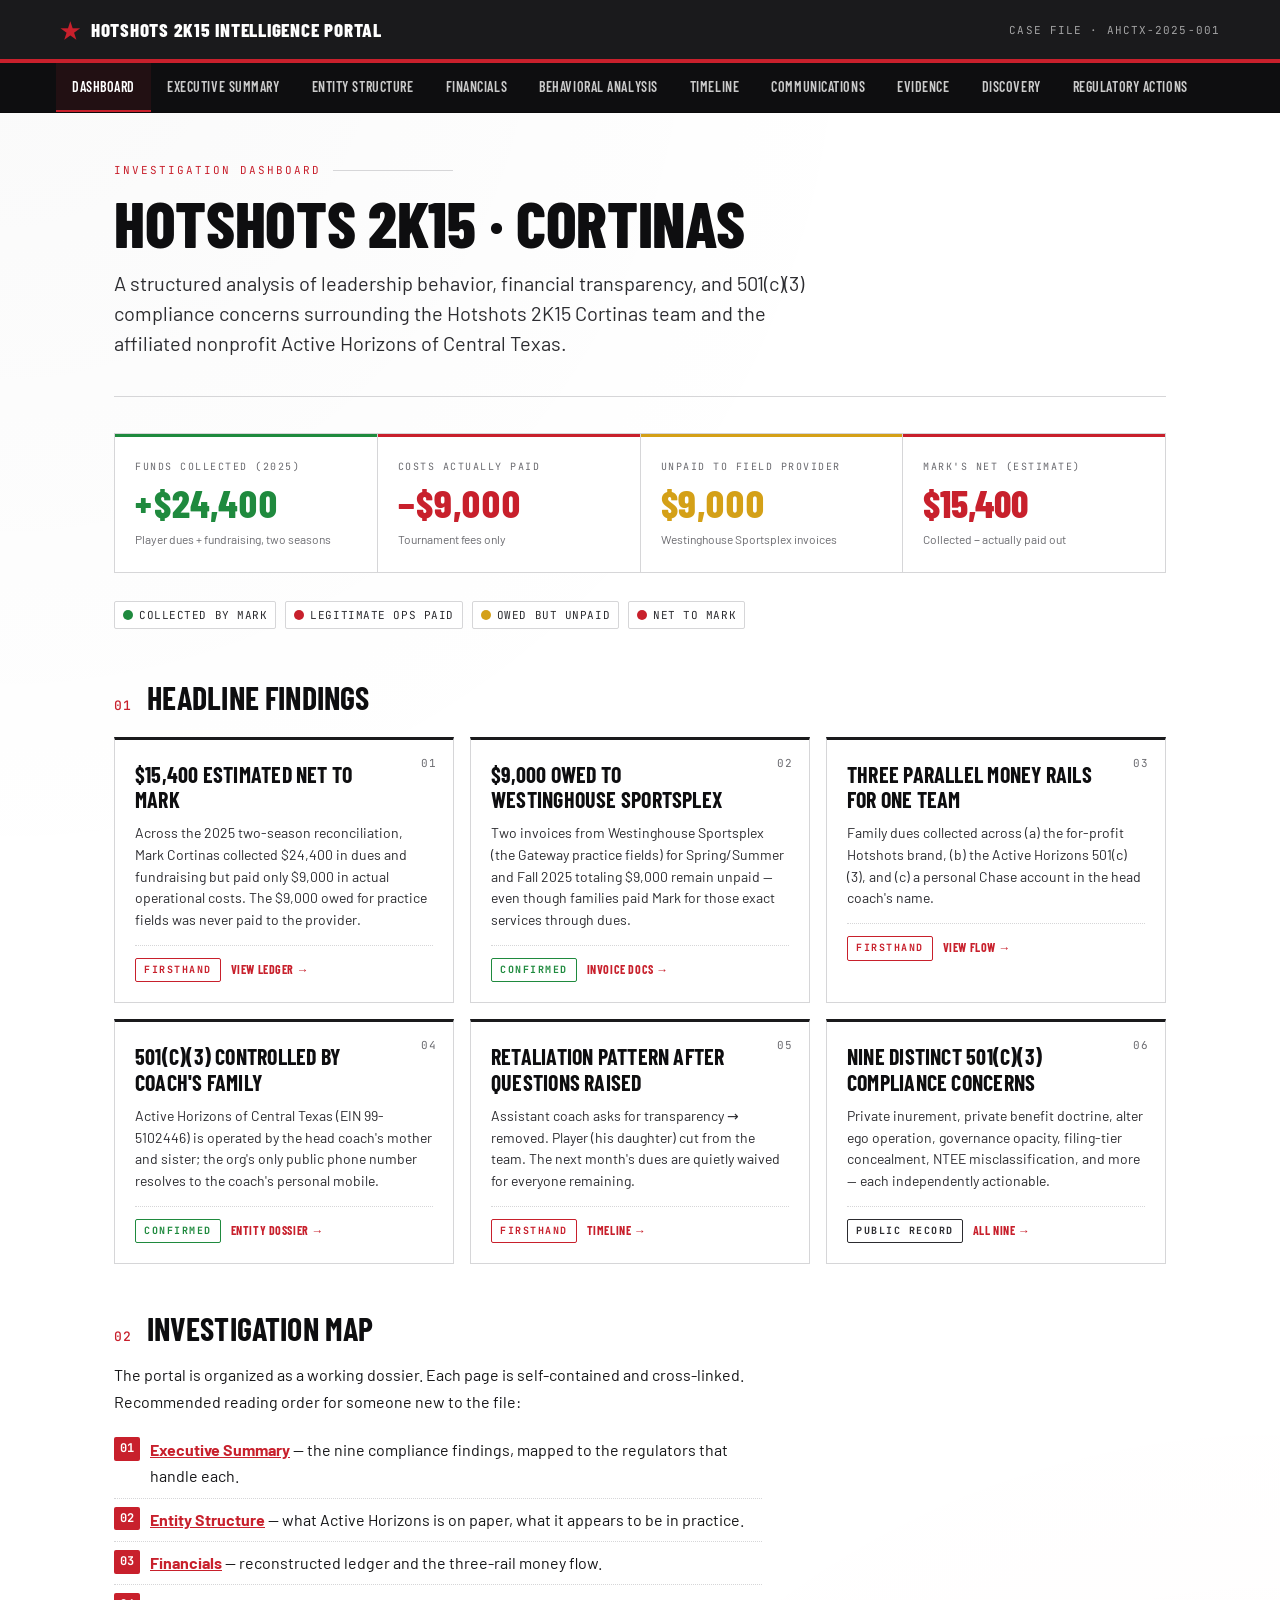
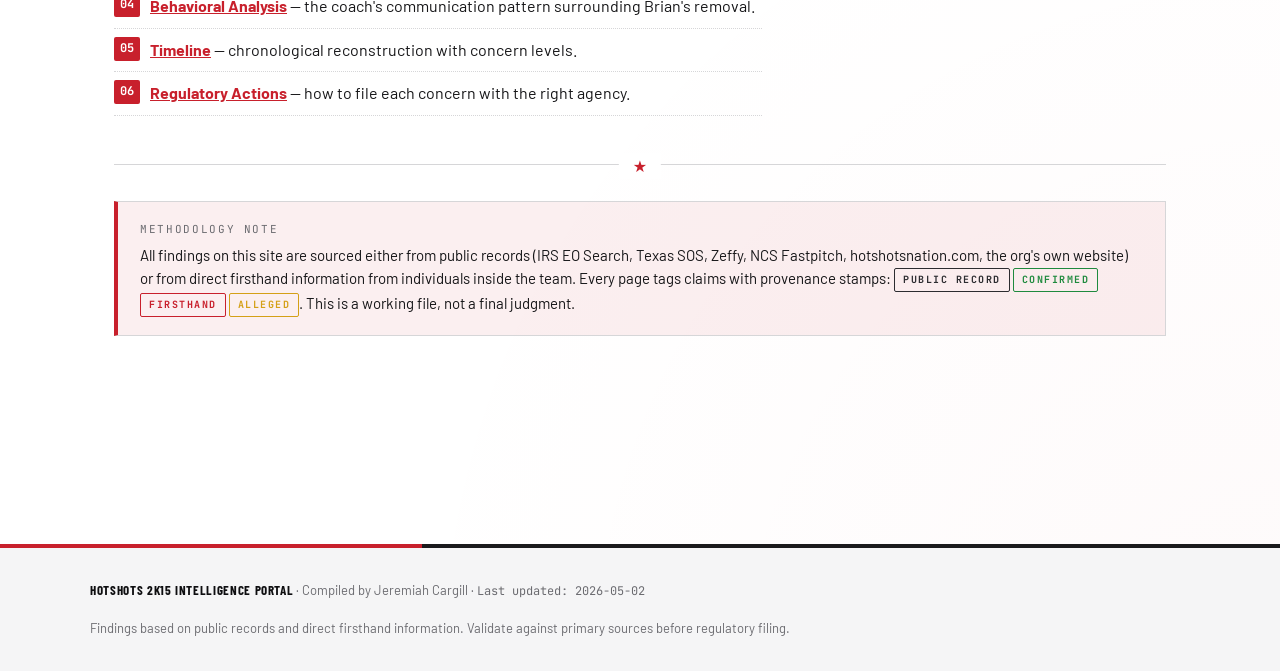
<file: index.html>
<!doctype html>
<html lang="en">
<head>
<!-- Google tag (gtag.js) -->
<script async src="https://www.googletagmanager.com/gtag/js?id=G-R38X21D2PP"></script>
<script>
  window.dataLayer = window.dataLayer || [];
  function gtag(){dataLayer.push(arguments);}
  gtag('js', new Date());
  gtag('config', 'G-R38X21D2PP');
</script>
<meta charset="utf-8">
<meta name="viewport" content="width=device-width, initial-scale=1">
<meta name="robots" content="noindex">
<title>Dashboard — Hotshots 2K15 Intelligence Portal</title>
<link rel="stylesheet" href="assets/styles.css">
</head>
<body>

<header class="dossier-header">
  <div class="dossier-header__inner">
    <a href="index.html" class="dossier-header__brand"><span>Hotshots 2K15 Intelligence Portal</span></a>
    <span class="dossier-header__case">Case File &middot; AHCTX&#8209;2025&#8209;001</span>
  </div>
</header>
<nav class="primary"><ul><li><a href="index.html" class="active">Dashboard</a></li><li><a href="executive-summary.html">Executive Summary</a></li><li><a href="entity-structure.html">Entity Structure</a></li><li><a href="financials.html">Financials</a></li><li><a href="behavioral-analysis.html">Behavioral Analysis</a></li><li><a href="timeline.html">Timeline</a></li><li><a href="communications.html">Communications</a></li><li><a href="evidence.html">Evidence</a></li><li><a href="discovery.html">Discovery</a></li><li><a href="regulatory-actions.html">Regulatory Actions</a></li></ul></nav>

<main class="dossier">
  <div class="page-head">
    <div class="page-head__kicker">Investigation Dashboard</div>
    <h1>Hotshots 2K15&nbsp;&middot;&nbsp;Cortinas</h1>
    <p class="page-head__lede">A structured analysis of leadership behavior, financial transparency, and 501(c)(3) compliance concerns surrounding the Hotshots 2K15 Cortinas team and the affiliated nonprofit Active Horizons of Central Texas.</p>
  </div>
  
    <section class="block">
      <div class="stat-strip">
        <div class="stat stat--in">
          <div class="stat__label">Funds Collected (2025)</div>
          <div class="stat__value money--in">$24,400</div>
          <div class="stat__sub">Player dues + fundraising, two seasons</div>
        </div>
        <div class="stat stat--out">
          <div class="stat__label">Costs Actually Paid</div>
          <div class="stat__value money--out">$9,000</div>
          <div class="stat__sub">Tournament fees only</div>
        </div>
        <div class="stat stat--gap">
          <div class="stat__label">Unpaid to Field Provider</div>
          <div class="stat__value money--gap">$9,000</div>
          <div class="stat__sub">Westinghouse Sportsplex invoices</div>
        </div>
        <div class="stat stat--gap" style="border-top-color: var(--red) !important;">
          <div class="stat__label">Mark's Net (Estimate)</div>
          <div class="stat__value" style="color: var(--red);">$15,400</div>
          <div class="stat__sub">Collected − actually paid out</div>
        </div>
      </div>
      <div style="margin-top:14px;">
        <span class="legend-chip"><span class="legend-chip__swatch legend-chip__swatch--in"></span>Collected by Mark</span>
        <span class="legend-chip"><span class="legend-chip__swatch legend-chip__swatch--out"></span>Legitimate ops paid</span>
        <span class="legend-chip"><span class="legend-chip__swatch legend-chip__swatch--gap"></span>Owed but unpaid</span>
        <span class="legend-chip"><span class="legend-chip__swatch" style="background:var(--red);"></span>Net to Mark</span>
      </div>
    </section>

    <section class="block">
      <h2 class="section-title" data-num="01">Headline Findings</h2>
      <div class="card-grid">
        <article class="card">
          <div class="card__num">01</div>
          <div class="card__title">$15,400 estimated net to Mark</div>
          <div class="card__body">Across the 2025 two-season reconciliation, Mark Cortinas collected $24,400 in dues and fundraising but paid only $9,000 in actual operational costs. The $9,000 owed for practice fields was never paid to the provider.</div>
          <div class="card__foot"><span class="stamp stamp--firsthand">Firsthand</span> <a href="financials.html">View ledger &rarr;</a></div>
        </article>

        <article class="card">
          <div class="card__num">02</div>
          <div class="card__title">$9,000 owed to Westinghouse Sportsplex</div>
          <div class="card__body">Two invoices from Westinghouse Sportsplex (the Gateway practice fields) for Spring/Summer and Fall 2025 totaling $9,000 remain unpaid &mdash; even though families paid Mark for those exact services through dues.</div>
          <div class="card__foot"><span class="stamp stamp--confirmed">Confirmed</span> <a href="evidence.html">Invoice docs &rarr;</a></div>
        </article>

        <article class="card">
          <div class="card__num">03</div>
          <div class="card__title">Three parallel money rails for one team</div>
          <div class="card__body">Family dues collected across (a) the for-profit Hotshots brand, (b) the Active Horizons 501(c)(3), and (c) a personal Chase account in the head coach's name.</div>
          <div class="card__foot"><span class="stamp stamp--firsthand">Firsthand</span> <a href="financials.html">View flow &rarr;</a></div>
        </article>

        <article class="card">
          <div class="card__num">04</div>
          <div class="card__title">501(c)(3) controlled by coach's family</div>
          <div class="card__body">Active Horizons of Central Texas (EIN&nbsp;99-5102446) is operated by the head coach's mother and sister; the org's only public phone number resolves to the coach's personal mobile.</div>
          <div class="card__foot"><span class="stamp stamp--confirmed">Confirmed</span> <a href="entity-structure.html">Entity dossier &rarr;</a></div>
        </article>

        <article class="card">
          <div class="card__num">05</div>
          <div class="card__title">Retaliation pattern after questions raised</div>
          <div class="card__body">Assistant coach asks for transparency &rarr; removed. Player (his daughter) cut from the team. The next month's dues are quietly waived for everyone remaining.</div>
          <div class="card__foot"><span class="stamp stamp--firsthand">Firsthand</span> <a href="timeline.html">Timeline &rarr;</a></div>
        </article>

        <article class="card">
          <div class="card__num">06</div>
          <div class="card__title">Nine distinct 501(c)(3) compliance concerns</div>
          <div class="card__body">Private inurement, private benefit doctrine, alter ego operation, governance opacity, filing-tier concealment, NTEE misclassification, and more &mdash; each independently actionable.</div>
          <div class="card__foot"><span class="stamp stamp--public">Public Record</span> <a href="executive-summary.html">All nine &rarr;</a></div>
        </article>
      </div>
    </section>

    <section class="block">
      <h2 class="section-title" data-num="02">Investigation Map</h2>
      <p>The portal is organized as a working dossier. Each page is self-contained and cross-linked. Recommended reading order for someone new to the file:</p>
      <ol class="findings">
        <li><a href="executive-summary.html"><strong>Executive Summary</strong></a> &mdash; the nine compliance findings, mapped to the regulators that handle each.</li>
        <li><a href="entity-structure.html"><strong>Entity Structure</strong></a> &mdash; what Active Horizons is on paper, what it appears to be in practice.</li>
        <li><a href="financials.html"><strong>Financials</strong></a> &mdash; reconstructed ledger and the three-rail money flow.</li>
        <li><a href="behavioral-analysis.html"><strong>Behavioral Analysis</strong></a> &mdash; the coach's communication pattern surrounding Brian's removal.</li>
        <li><a href="timeline.html"><strong>Timeline</strong></a> &mdash; chronological reconstruction with concern levels.</li>
        <li><a href="regulatory-actions.html"><strong>Regulatory Actions</strong></a> &mdash; how to file each concern with the right agency.</li>
      </ol>
    </section>

    <hr class="archive">

    <section class="block">
      <div class="callout callout--alarm">
        <div class="callout__head">Methodology Note</div>
        <div class="callout__body">All findings on this site are sourced either from public records (IRS EO Search, Texas SOS, Zeffy, NCS Fastpitch, hotshotsnation.com, the org's own website) or from direct firsthand information from individuals inside the team. Every page tags claims with provenance stamps: <span class="stamp stamp--public">Public Record</span> <span class="stamp stamp--confirmed">Confirmed</span> <span class="stamp stamp--firsthand">Firsthand</span> <span class="stamp stamp--alleged">Alleged</span>. This is a working file, not a final judgment.</div>
      </div>
    </section>
  
</main>

<footer class="dossier-foot">
  <div class="dossier-foot__inner">
    <div>
      <strong>Hotshots 2K15 Intelligence Portal</strong> &middot;
      Compiled by Jeremiah Cargill &middot;
      <span class="mono">Last updated: 2026-05-02</span>
    </div>
    <div>
      Findings based on public records and direct firsthand information.
      Validate against primary sources before regulatory filing.
    </div>
  </div>
</footer>

<script>
(function(){
  var n=document.querySelector('nav.primary');
  var ul=n&&n.querySelector('ul');
  if(!n||!ul)return;
  function chk(){var s=ul.scrollLeft+ul.clientWidth<ul.scrollWidth-2;n.classList.toggle('is-scrollable',s);}
  chk();ul.addEventListener('scroll',chk);window.addEventListener('resize',chk);
  // Auto-scroll active item into view
  var a=ul.querySelector('a.active');if(a){a.scrollIntoView({inline:'center',block:'nearest'});}
})();
</script>
</body>
</html>
</file>
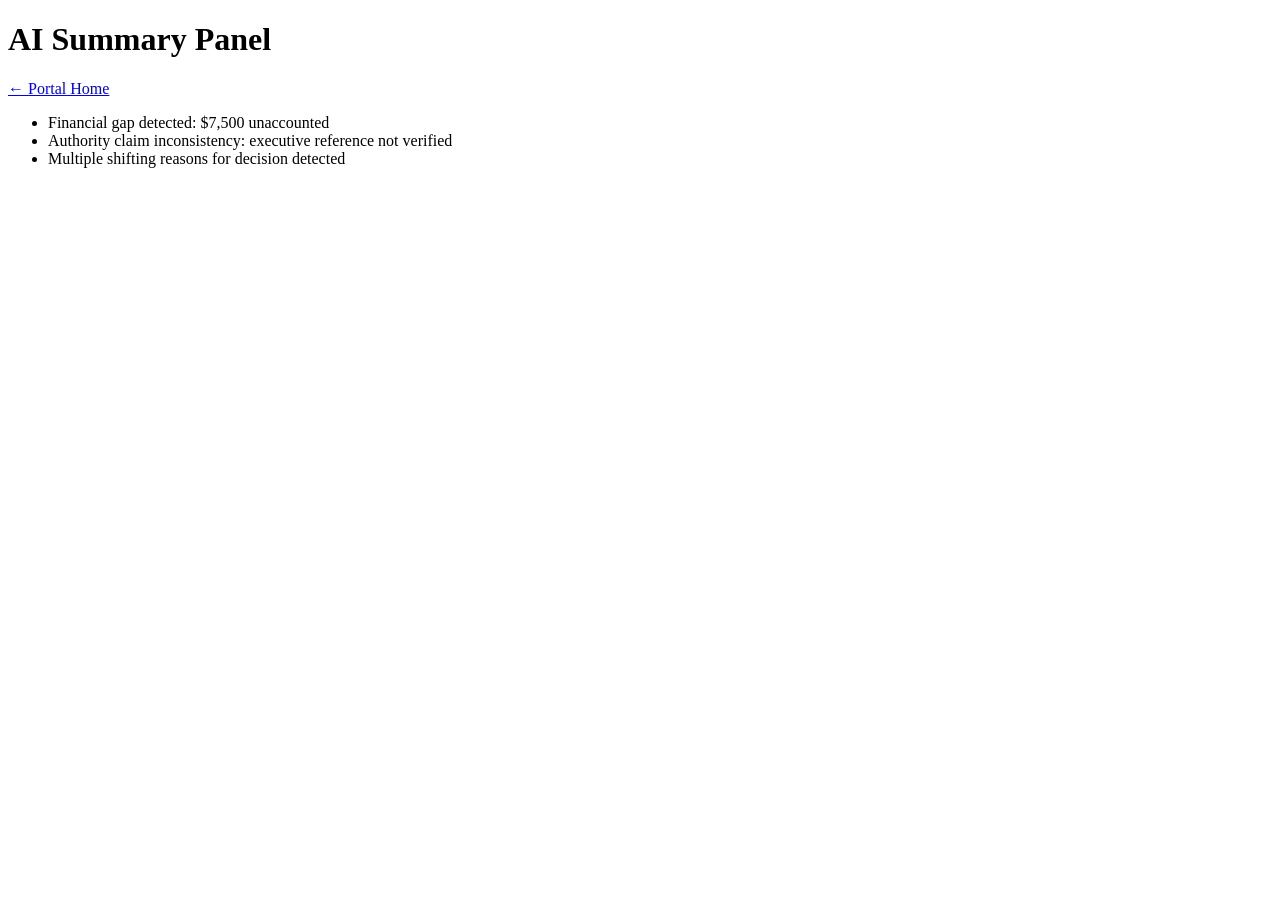
<file: ai-summary.html>
<!doctype html><html><head>
<!-- Google tag (gtag.js) -->
<script async src="https://www.googletagmanager.com/gtag/js?id=G-R38X21D2PP"></script>
<script>
  window.dataLayer = window.dataLayer || [];
  function gtag(){dataLayer.push(arguments);}
  gtag('js', new Date());
  gtag('config', 'G-R38X21D2PP');
</script><meta charset='utf-8'><title>AI Summary</title></head><body><h1>AI Summary Panel</h1><p><a href='index.html'>← Portal Home</a></p><ul><li>Financial gap detected: $7,500 unaccounted</li><li>Authority claim inconsistency: executive reference not verified</li><li>Multiple shifting reasons for decision detected</li></ul></body></html>
</file>
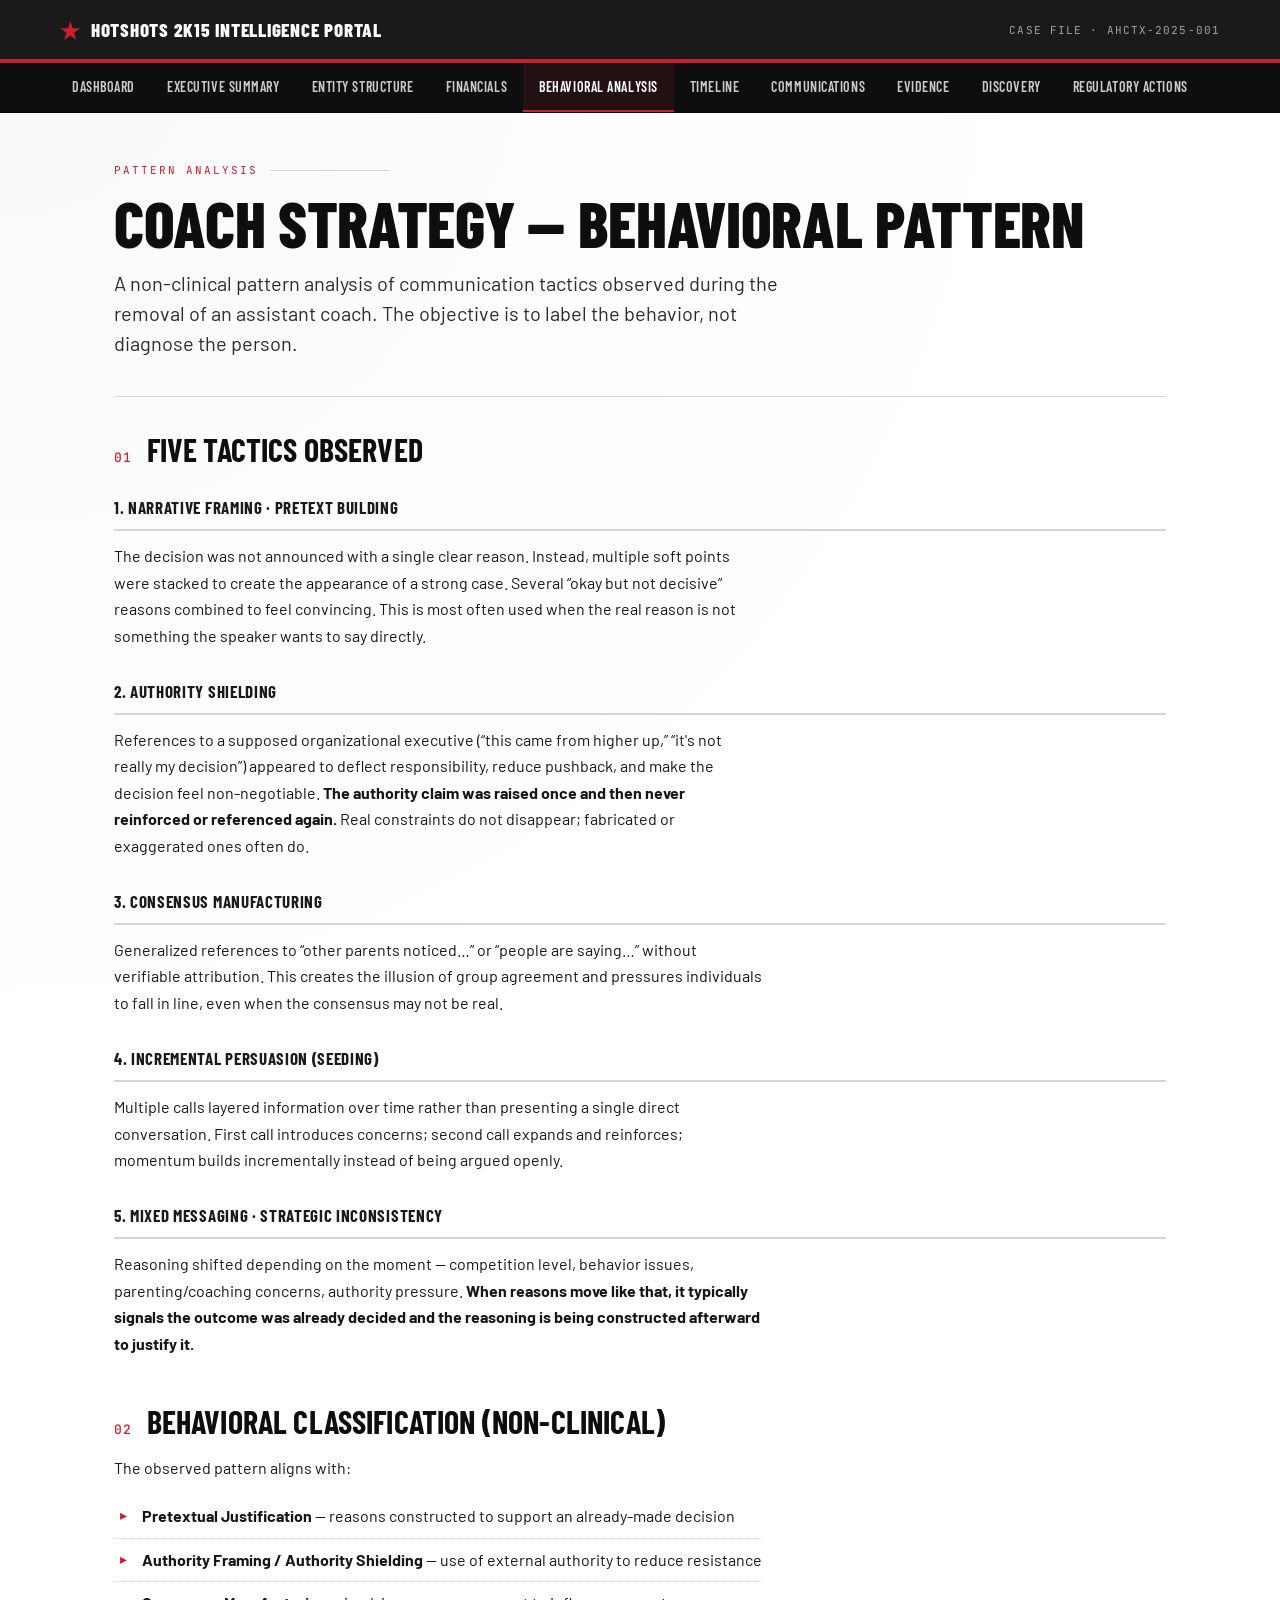
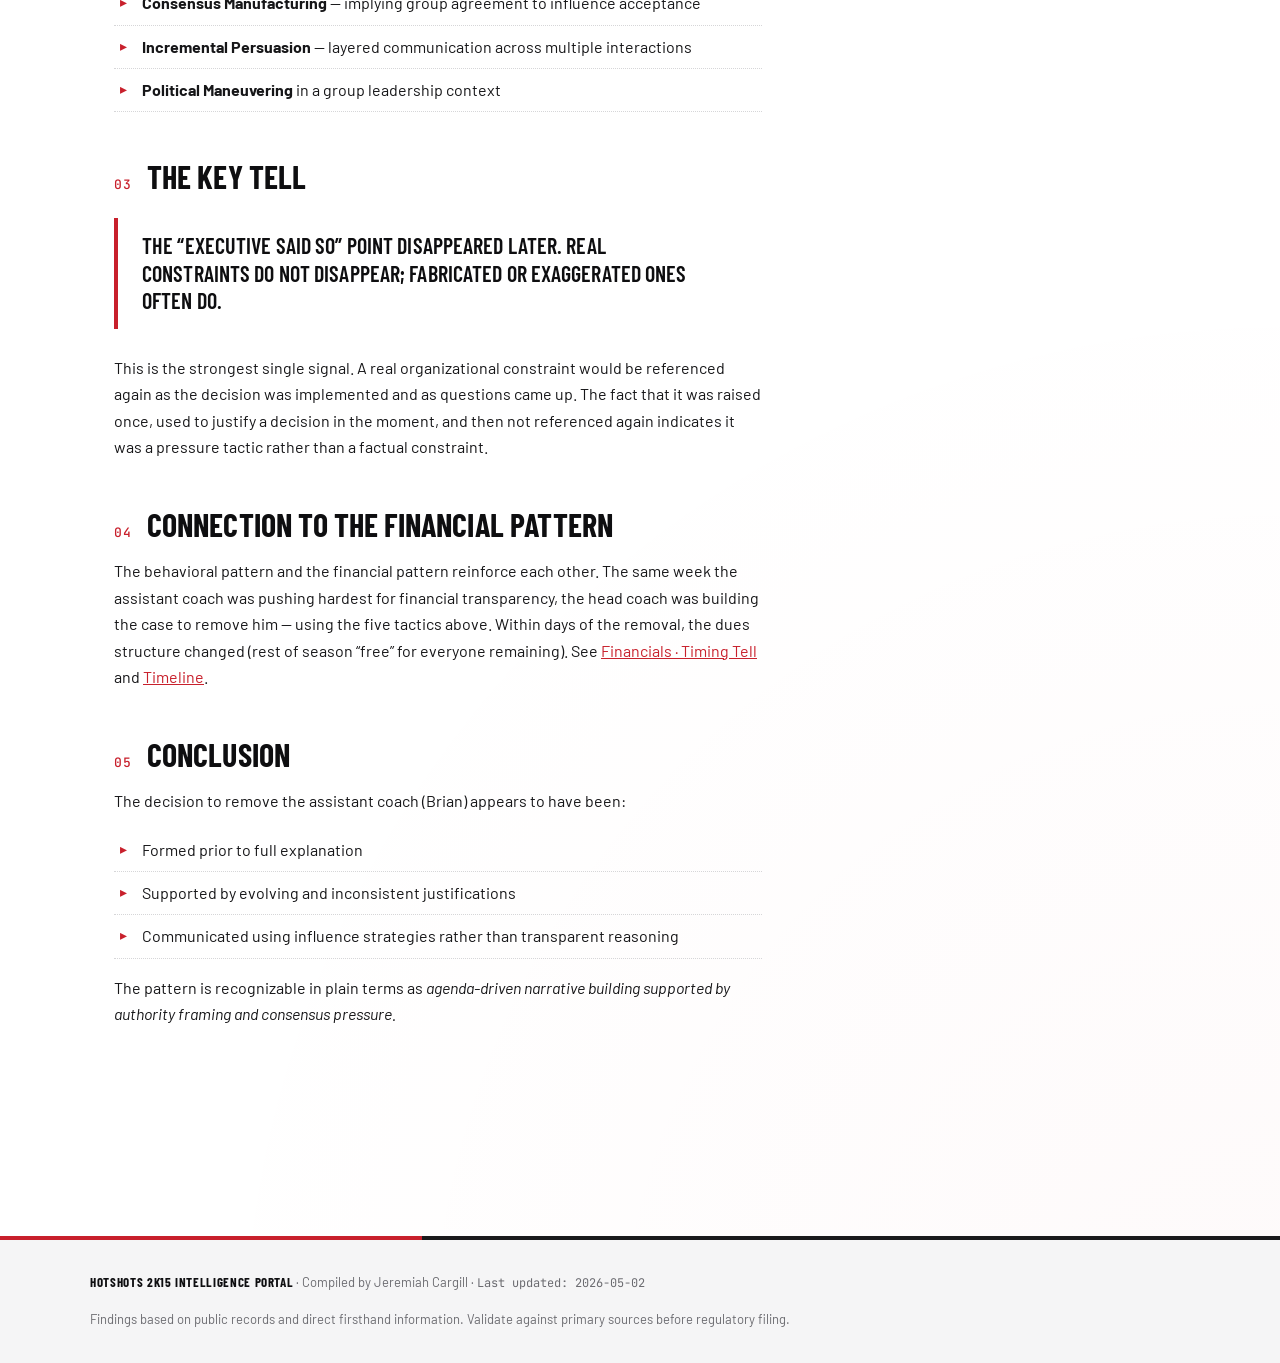
<file: behavioral-analysis.html>
<!doctype html>
<html lang="en">
<head>
<!-- Google tag (gtag.js) -->
<script async src="https://www.googletagmanager.com/gtag/js?id=G-R38X21D2PP"></script>
<script>
  window.dataLayer = window.dataLayer || [];
  function gtag(){dataLayer.push(arguments);}
  gtag('js', new Date());
  gtag('config', 'G-R38X21D2PP');
</script>
<meta charset="utf-8">
<meta name="viewport" content="width=device-width, initial-scale=1">
<meta name="robots" content="noindex">
<title>Behavioral Analysis — Hotshots 2K15 Intelligence Portal</title>
<link rel="stylesheet" href="assets/styles.css">
</head>
<body>

<header class="dossier-header">
  <div class="dossier-header__inner">
    <a href="index.html" class="dossier-header__brand"><span>Hotshots 2K15 Intelligence Portal</span></a>
    <span class="dossier-header__case">Case File &middot; AHCTX&#8209;2025&#8209;001</span>
  </div>
</header>
<nav class="primary"><ul><li><a href="index.html">Dashboard</a></li><li><a href="executive-summary.html">Executive Summary</a></li><li><a href="entity-structure.html">Entity Structure</a></li><li><a href="financials.html">Financials</a></li><li><a href="behavioral-analysis.html" class="active">Behavioral Analysis</a></li><li><a href="timeline.html">Timeline</a></li><li><a href="communications.html">Communications</a></li><li><a href="evidence.html">Evidence</a></li><li><a href="discovery.html">Discovery</a></li><li><a href="regulatory-actions.html">Regulatory Actions</a></li></ul></nav>

<main class="dossier">
  <div class="page-head">
    <div class="page-head__kicker">Pattern Analysis</div>
    <h1>Coach Strategy &mdash; Behavioral Pattern</h1>
    <p class="page-head__lede">A non-clinical pattern analysis of communication tactics observed during the removal of an assistant coach. The objective is to label the behavior, not diagnose the person.</p>
  </div>
  
    <section class="block">
      <h2 class="section-title" data-num="01">Five Tactics Observed</h2>

      <h3 class="subsection-title">1. Narrative Framing &middot; Pretext Building</h3>
      <p>The decision was not announced with a single clear reason. Instead, multiple soft points were stacked to create the appearance of a strong case. Several &ldquo;okay but not decisive&rdquo; reasons combined to feel convincing. This is most often used when the real reason is not something the speaker wants to say directly.</p>

      <h3 class="subsection-title">2. Authority Shielding</h3>
      <p>References to a supposed organizational executive (&ldquo;this came from higher up,&rdquo; &ldquo;it's not really my decision&rdquo;) appeared to deflect responsibility, reduce pushback, and make the decision feel non-negotiable. <strong>The authority claim was raised once and then never reinforced or referenced again.</strong> Real constraints do not disappear; fabricated or exaggerated ones often do.</p>

      <h3 class="subsection-title">3. Consensus Manufacturing</h3>
      <p>Generalized references to &ldquo;other parents noticed&hellip;&rdquo; or &ldquo;people are saying&hellip;&rdquo; without verifiable attribution. This creates the illusion of group agreement and pressures individuals to fall in line, even when the consensus may not be real.</p>

      <h3 class="subsection-title">4. Incremental Persuasion (Seeding)</h3>
      <p>Multiple calls layered information over time rather than presenting a single direct conversation. First call introduces concerns; second call expands and reinforces; momentum builds incrementally instead of being argued openly.</p>

      <h3 class="subsection-title">5. Mixed Messaging &middot; Strategic Inconsistency</h3>
      <p>Reasoning shifted depending on the moment &mdash; competition level, behavior issues, parenting/coaching concerns, authority pressure. <strong>When reasons move like that, it typically signals the outcome was already decided and the reasoning is being constructed afterward to justify it.</strong></p>
    </section>

    <section class="block">
      <h2 class="section-title" data-num="02">Behavioral Classification (Non-Clinical)</h2>
      <p>The observed pattern aligns with:</p>
      <ul class="findings">
        <li><strong>Pretextual Justification</strong> &mdash; reasons constructed to support an already-made decision</li>
        <li><strong>Authority Framing / Authority Shielding</strong> &mdash; use of external authority to reduce resistance</li>
        <li><strong>Consensus Manufacturing</strong> &mdash; implying group agreement to influence acceptance</li>
        <li><strong>Incremental Persuasion</strong> &mdash; layered communication across multiple interactions</li>
        <li><strong>Political Maneuvering</strong> in a group leadership context</li>
      </ul>
    </section>

    <section class="block">
      <h2 class="section-title" data-num="03">The Key Tell</h2>
      <div class="pull">The &ldquo;executive said so&rdquo; point disappeared later. Real constraints do not disappear; fabricated or exaggerated ones often do.</div>
      <p>This is the strongest single signal. A real organizational constraint would be referenced again as the decision was implemented and as questions came up. The fact that it was raised once, used to justify a decision in the moment, and then not referenced again indicates it was a pressure tactic rather than a factual constraint.</p>
    </section>

    <section class="block">
      <h2 class="section-title" data-num="04">Connection to the Financial Pattern</h2>
      <p>The behavioral pattern and the financial pattern reinforce each other. The same week the assistant coach was pushing hardest for financial transparency, the head coach was building the case to remove him &mdash; using the five tactics above. Within days of the removal, the dues structure changed (rest of season &ldquo;free&rdquo; for everyone remaining). See <a href="financials.html#timing">Financials &middot; Timing Tell</a> and <a href="timeline.html">Timeline</a>.</p>
    </section>

    <section class="block">
      <h2 class="section-title" data-num="05">Conclusion</h2>
      <p>The decision to remove the assistant coach (Brian) appears to have been:</p>
      <ul class="findings">
        <li>Formed prior to full explanation</li>
        <li>Supported by evolving and inconsistent justifications</li>
        <li>Communicated using influence strategies rather than transparent reasoning</li>
      </ul>
      <p>The pattern is recognizable in plain terms as <em>agenda-driven narrative building supported by authority framing and consensus pressure.</em></p>
    </section>
  
</main>

<footer class="dossier-foot">
  <div class="dossier-foot__inner">
    <div>
      <strong>Hotshots 2K15 Intelligence Portal</strong> &middot;
      Compiled by Jeremiah Cargill &middot;
      <span class="mono">Last updated: 2026-05-02</span>
    </div>
    <div>
      Findings based on public records and direct firsthand information.
      Validate against primary sources before regulatory filing.
    </div>
  </div>
</footer>

<script>
(function(){
  var n=document.querySelector('nav.primary');
  var ul=n&&n.querySelector('ul');
  if(!n||!ul)return;
  function chk(){var s=ul.scrollLeft+ul.clientWidth<ul.scrollWidth-2;n.classList.toggle('is-scrollable',s);}
  chk();ul.addEventListener('scroll',chk);window.addEventListener('resize',chk);
  // Auto-scroll active item into view
  var a=ul.querySelector('a.active');if(a){a.scrollIntoView({inline:'center',block:'nearest'});}
})();
</script>
</body>
</html>
</file>
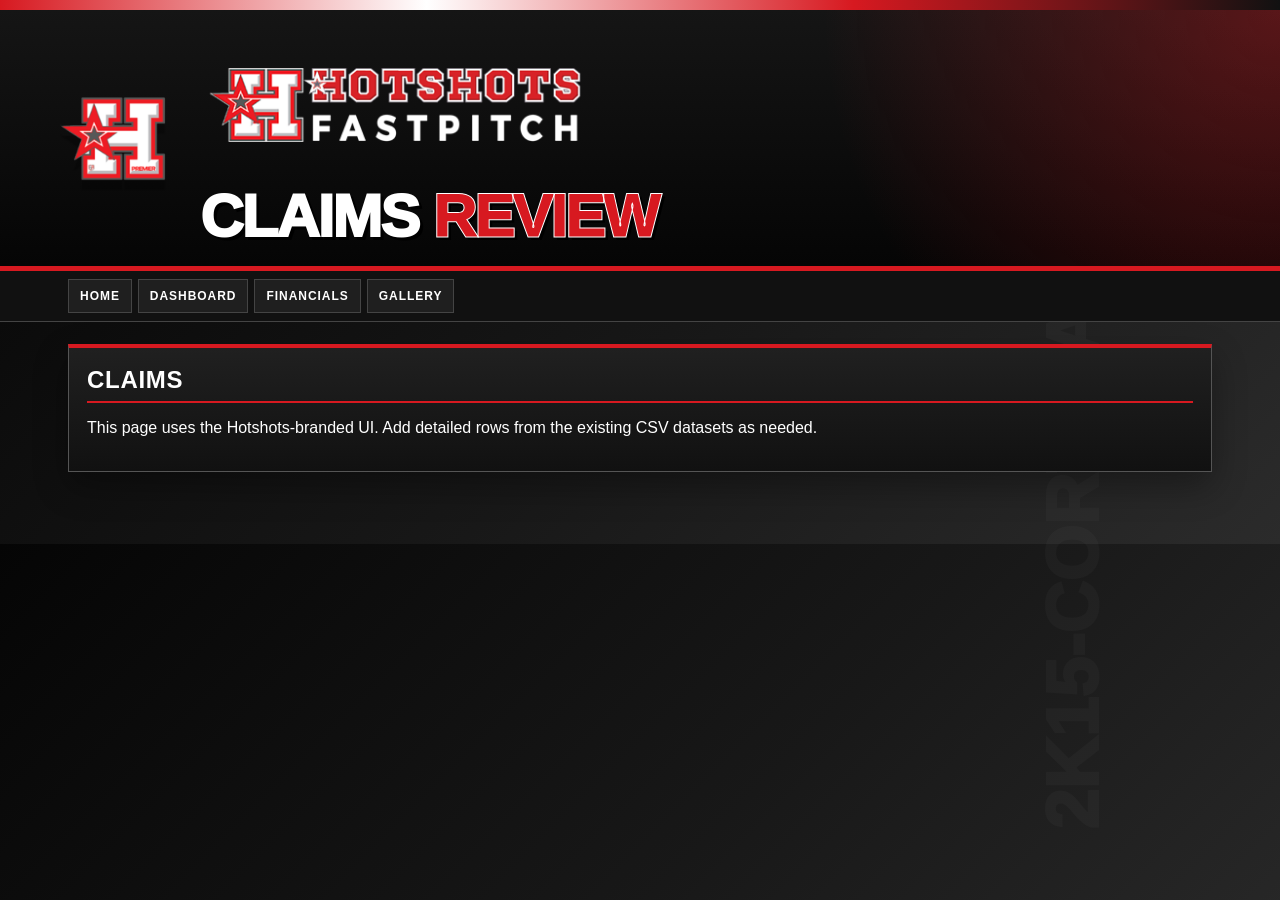
<file: claims.html>
<!doctype html><html><head>
<!-- Google tag (gtag.js) -->
<script async src="https://www.googletagmanager.com/gtag/js?id=G-R38X21D2PP"></script>
<script>
  window.dataLayer = window.dataLayer || [];
  function gtag(){dataLayer.push(arguments);}
  gtag('js', new Date());
  gtag('config', 'G-R38X21D2PP');
</script><meta charset="utf-8"><meta name="viewport" content="width=device-width,initial-scale=1"><title>claims</title><link rel="stylesheet" href="css/portal.css"></head><body><div class="brand-strip"></div><header><div class="hero"><img class="hero-logo" src="assets/brand/hotshots-h-logo.png"><div><img class="wordmark" src="assets/brand/hotshots-wordmark.png"><h1 class="title">Claims <span>Review</span></h1></div></div></header><nav class="nav"><div class="nav-inner"><a href="index.html">Home</a><a href="dashboard.html">Dashboard</a><a href="financials.html">Financials</a><a href="fundraiser-gallery.html">Gallery</a></div></nav><main><div class="card"><h2>Claims</h2><p>This page uses the Hotshots-branded UI. Add detailed rows from the existing CSV datasets as needed.</p></div></main></body></html>
</file>
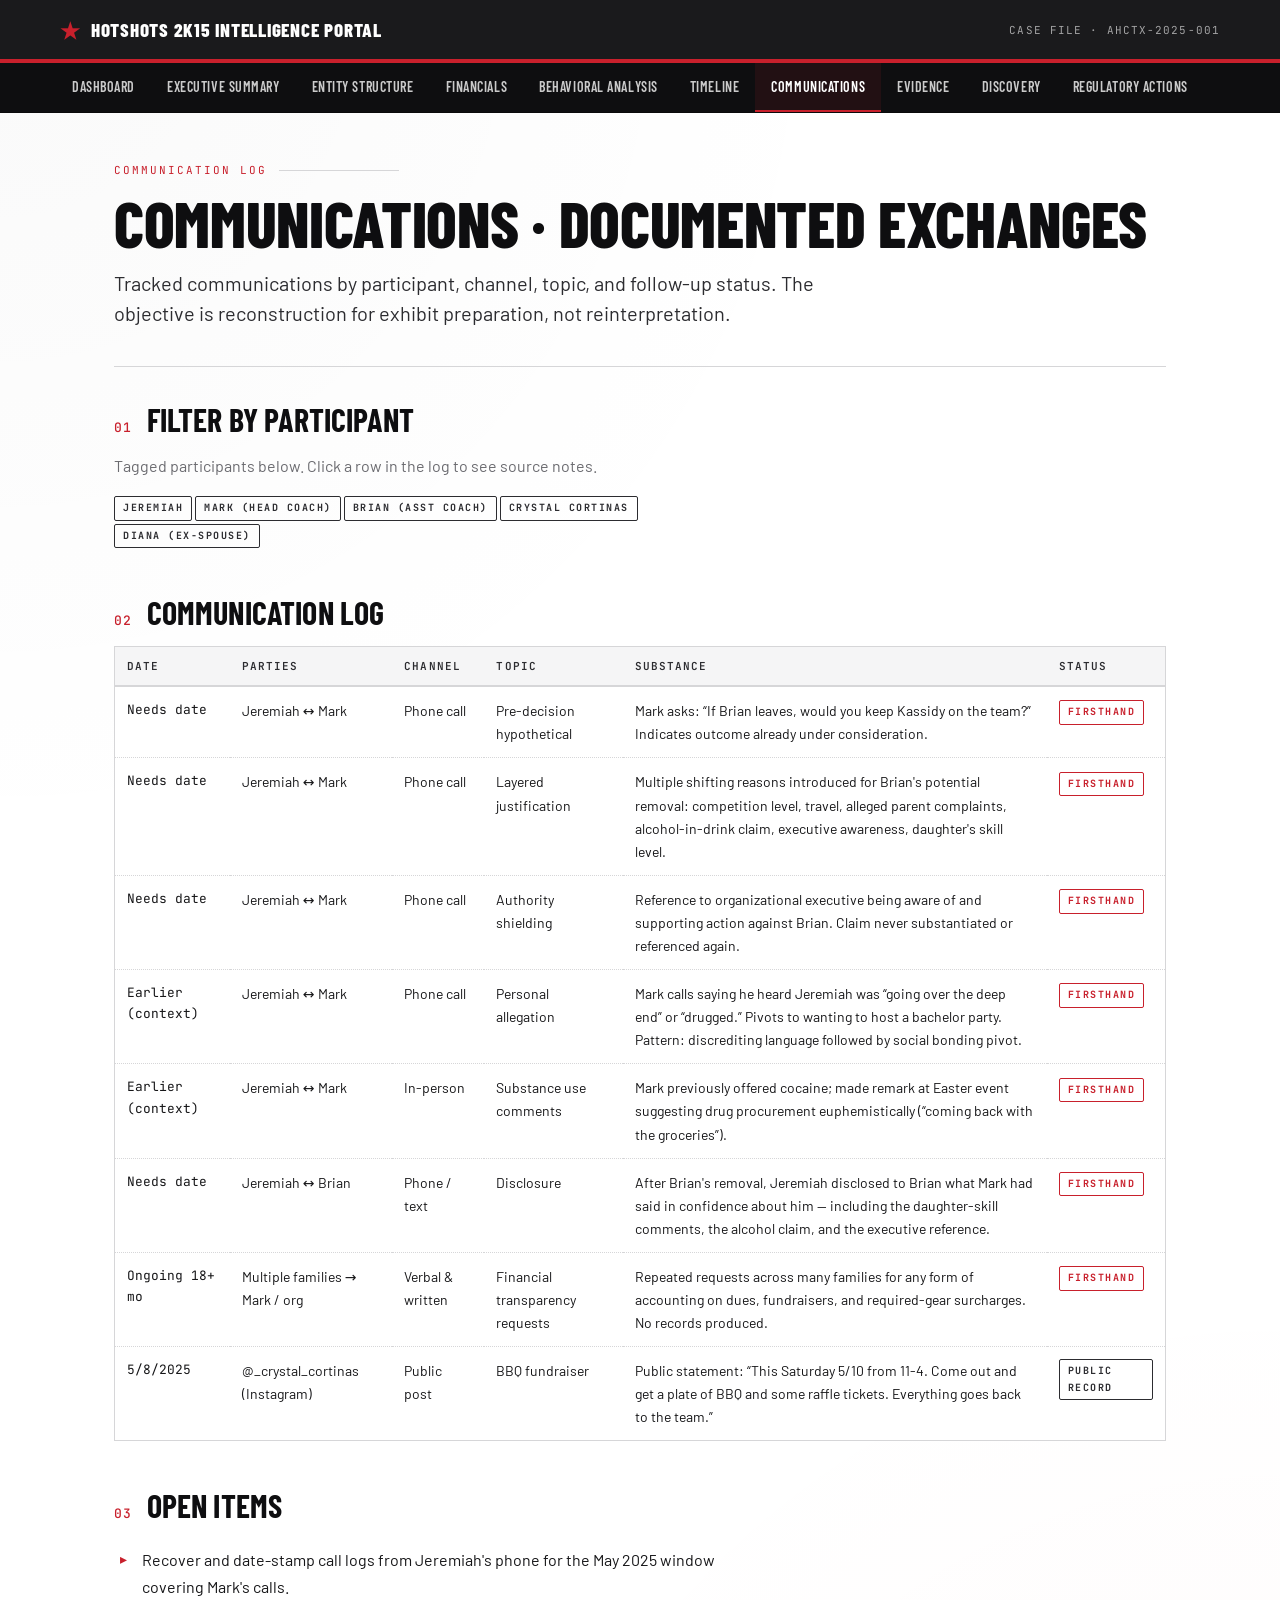
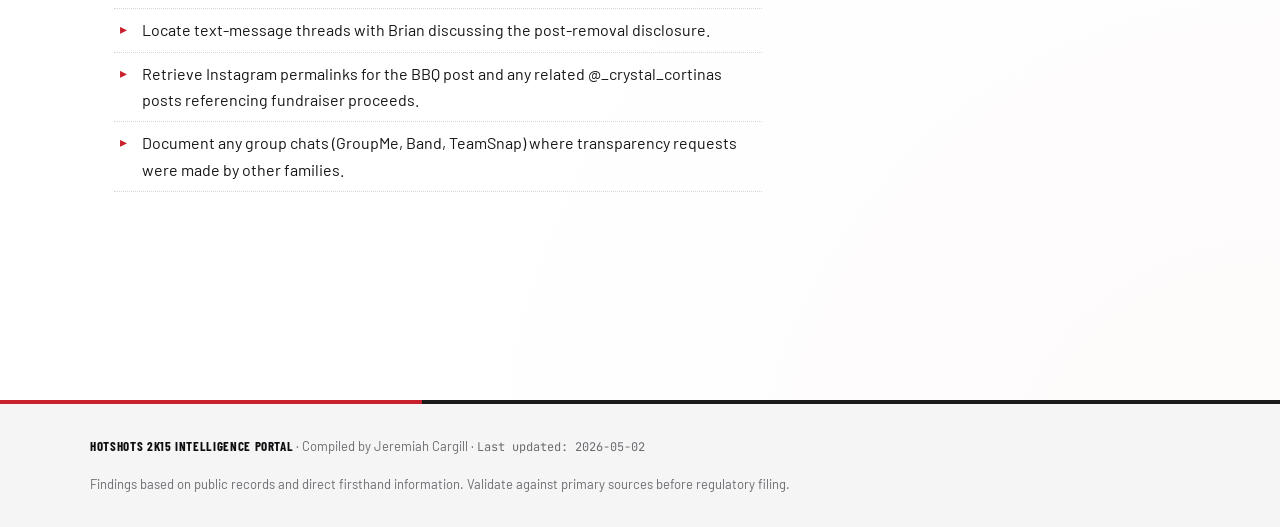
<file: communications.html>
<!doctype html>
<html lang="en">
<head>
<!-- Google tag (gtag.js) -->
<script async src="https://www.googletagmanager.com/gtag/js?id=G-R38X21D2PP"></script>
<script>
  window.dataLayer = window.dataLayer || [];
  function gtag(){dataLayer.push(arguments);}
  gtag('js', new Date());
  gtag('config', 'G-R38X21D2PP');
</script>
<meta charset="utf-8">
<meta name="viewport" content="width=device-width, initial-scale=1">
<meta name="robots" content="noindex">
<title>Communications — Hotshots 2K15 Intelligence Portal</title>
<link rel="stylesheet" href="assets/styles.css">
</head>
<body>

<header class="dossier-header">
  <div class="dossier-header__inner">
    <a href="index.html" class="dossier-header__brand"><span>Hotshots 2K15 Intelligence Portal</span></a>
    <span class="dossier-header__case">Case File &middot; AHCTX&#8209;2025&#8209;001</span>
  </div>
</header>
<nav class="primary"><ul><li><a href="index.html">Dashboard</a></li><li><a href="executive-summary.html">Executive Summary</a></li><li><a href="entity-structure.html">Entity Structure</a></li><li><a href="financials.html">Financials</a></li><li><a href="behavioral-analysis.html">Behavioral Analysis</a></li><li><a href="timeline.html">Timeline</a></li><li><a href="communications.html" class="active">Communications</a></li><li><a href="evidence.html">Evidence</a></li><li><a href="discovery.html">Discovery</a></li><li><a href="regulatory-actions.html">Regulatory Actions</a></li></ul></nav>

<main class="dossier">
  <div class="page-head">
    <div class="page-head__kicker">Communication Log</div>
    <h1>Communications &middot; Documented Exchanges</h1>
    <p class="page-head__lede">Tracked communications by participant, channel, topic, and follow-up status. The objective is reconstruction for exhibit preparation, not reinterpretation.</p>
  </div>
  
    <section class="block">
      <h2 class="section-title" data-num="01">Filter by Participant</h2>
      <p class="muted">Tagged participants below. Click a row in the log to see source notes.</p>
      <p>
        <span class="stamp stamp--public">Jeremiah</span>
        <span class="stamp stamp--public">Mark (head coach)</span>
        <span class="stamp stamp--public">Brian (asst coach)</span>
        <span class="stamp stamp--public">Crystal Cortinas</span>
        <span class="stamp stamp--public">Diana (ex-spouse)</span>
      </p>
    </section>

    <section class="block">
      <h2 class="section-title" data-num="02">Communication Log</h2>
      <table class="ledger">
        <thead>
          <tr><th>Date</th><th>Parties</th><th>Channel</th><th>Topic</th><th>Substance</th><th>Status</th></tr>
        </thead>
        <tbody>
          <tr>
            <td class="mono">Needs date</td>
            <td>Jeremiah &harr; Mark</td>
            <td>Phone call</td>
            <td>Pre-decision hypothetical</td>
            <td>Mark asks: &ldquo;If Brian leaves, would you keep Kassidy on the team?&rdquo; Indicates outcome already under consideration.</td>
            <td><span class="stamp stamp--firsthand">Firsthand</span></td>
          </tr>
          <tr>
            <td class="mono">Needs date</td>
            <td>Jeremiah &harr; Mark</td>
            <td>Phone call</td>
            <td>Layered justification</td>
            <td>Multiple shifting reasons introduced for Brian's potential removal: competition level, travel, alleged parent complaints, alcohol-in-drink claim, executive awareness, daughter's skill level.</td>
            <td><span class="stamp stamp--firsthand">Firsthand</span></td>
          </tr>
          <tr>
            <td class="mono">Needs date</td>
            <td>Jeremiah &harr; Mark</td>
            <td>Phone call</td>
            <td>Authority shielding</td>
            <td>Reference to organizational executive being aware of and supporting action against Brian. Claim never substantiated or referenced again.</td>
            <td><span class="stamp stamp--firsthand">Firsthand</span></td>
          </tr>
          <tr>
            <td class="mono">Earlier (context)</td>
            <td>Jeremiah &harr; Mark</td>
            <td>Phone call</td>
            <td>Personal allegation</td>
            <td>Mark calls saying he heard Jeremiah was &ldquo;going over the deep end&rdquo; or &ldquo;drugged.&rdquo; Pivots to wanting to host a bachelor party. Pattern: discrediting language followed by social bonding pivot.</td>
            <td><span class="stamp stamp--firsthand">Firsthand</span></td>
          </tr>
          <tr>
            <td class="mono">Earlier (context)</td>
            <td>Jeremiah &harr; Mark</td>
            <td>In-person</td>
            <td>Substance use comments</td>
            <td>Mark previously offered cocaine; made remark at Easter event suggesting drug procurement euphemistically (&ldquo;coming back with the groceries&rdquo;).</td>
            <td><span class="stamp stamp--firsthand">Firsthand</span></td>
          </tr>
          <tr>
            <td class="mono">Needs date</td>
            <td>Jeremiah &harr; Brian</td>
            <td>Phone / text</td>
            <td>Disclosure</td>
            <td>After Brian's removal, Jeremiah disclosed to Brian what Mark had said in confidence about him &mdash; including the daughter-skill comments, the alcohol claim, and the executive reference.</td>
            <td><span class="stamp stamp--firsthand">Firsthand</span></td>
          </tr>
          <tr>
            <td class="mono">Ongoing 18+ mo</td>
            <td>Multiple families &rarr; Mark / org</td>
            <td>Verbal &amp; written</td>
            <td>Financial transparency requests</td>
            <td>Repeated requests across many families for any form of accounting on dues, fundraisers, and required-gear surcharges. No records produced.</td>
            <td><span class="stamp stamp--firsthand">Firsthand</span></td>
          </tr>
          <tr>
            <td class="mono">5/8/2025</td>
            <td>@_crystal_cortinas (Instagram)</td>
            <td>Public post</td>
            <td>BBQ fundraiser</td>
            <td>Public statement: &ldquo;This Saturday 5/10 from 11-4. Come out and get a plate of BBQ and some raffle tickets. Everything goes back to the team.&rdquo;</td>
            <td><span class="stamp stamp--public">Public Record</span></td>
          </tr>
        </tbody>
      </table>
    </section>

    <section class="block">
      <h2 class="section-title" data-num="03">Open Items</h2>
      <ul class="findings">
        <li>Recover and date-stamp call logs from Jeremiah's phone for the May 2025 window covering Mark's calls.</li>
        <li>Locate text-message threads with Brian discussing the post-removal disclosure.</li>
        <li>Retrieve Instagram permalinks for the BBQ post and any related @_crystal_cortinas posts referencing fundraiser proceeds.</li>
        <li>Document any group chats (GroupMe, Band, TeamSnap) where transparency requests were made by other families.</li>
      </ul>
    </section>
  
</main>

<footer class="dossier-foot">
  <div class="dossier-foot__inner">
    <div>
      <strong>Hotshots 2K15 Intelligence Portal</strong> &middot;
      Compiled by Jeremiah Cargill &middot;
      <span class="mono">Last updated: 2026-05-02</span>
    </div>
    <div>
      Findings based on public records and direct firsthand information.
      Validate against primary sources before regulatory filing.
    </div>
  </div>
</footer>

<script>
(function(){
  var n=document.querySelector('nav.primary');
  var ul=n&&n.querySelector('ul');
  if(!n||!ul)return;
  function chk(){var s=ul.scrollLeft+ul.clientWidth<ul.scrollWidth-2;n.classList.toggle('is-scrollable',s);}
  chk();ul.addEventListener('scroll',chk);window.addEventListener('resize',chk);
  // Auto-scroll active item into view
  var a=ul.querySelector('a.active');if(a){a.scrollIntoView({inline:'center',block:'nearest'});}
})();
</script>
</body>
</html>
</file>
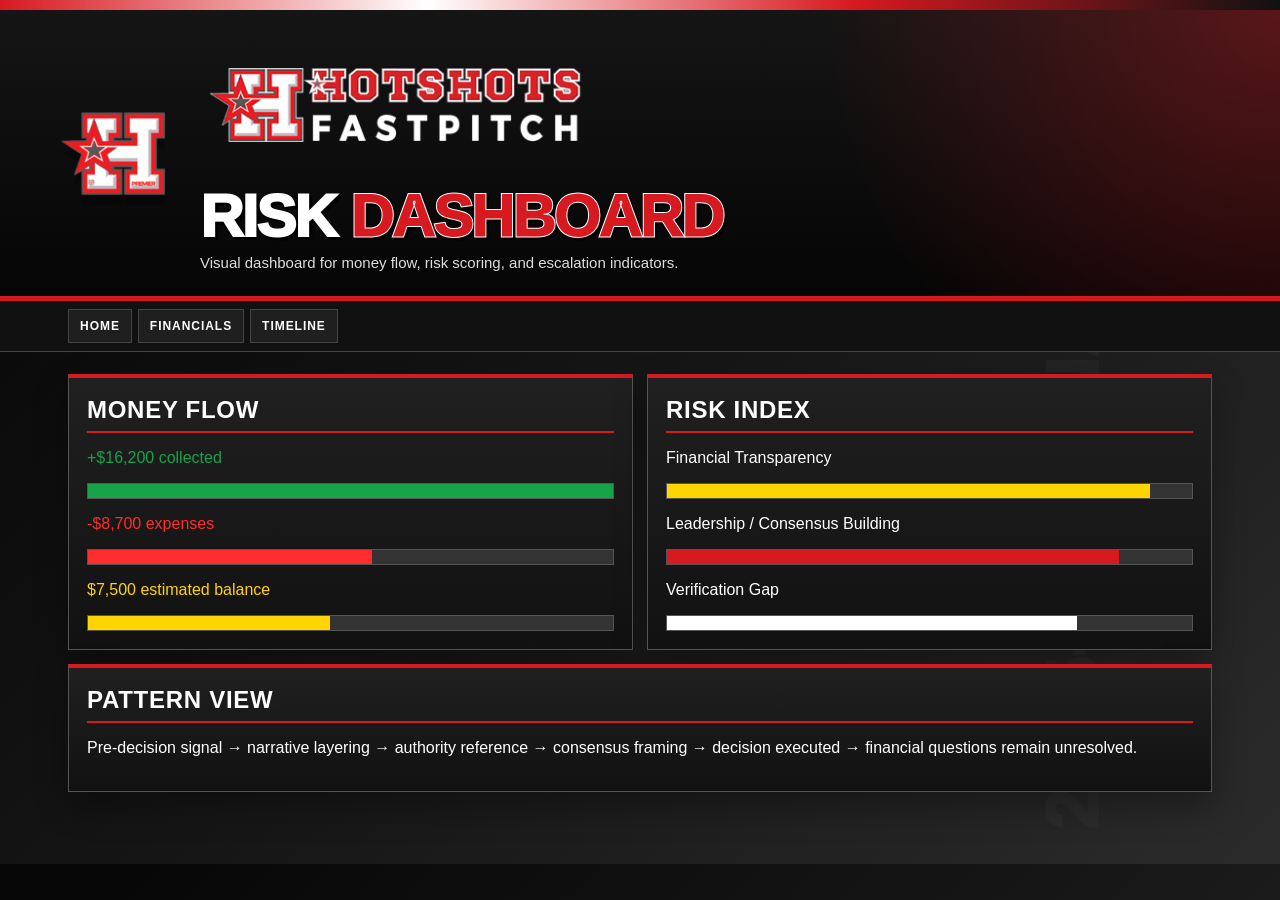
<file: dashboard.html>
<!doctype html><html><head>
<!-- Google tag (gtag.js) -->
<script async src="https://www.googletagmanager.com/gtag/js?id=G-R38X21D2PP"></script>
<script>
  window.dataLayer = window.dataLayer || [];
  function gtag(){dataLayer.push(arguments);}
  gtag('js', new Date());
  gtag('config', 'G-R38X21D2PP');
</script><meta charset="utf-8"><meta name="viewport" content="width=device-width,initial-scale=1"><title>Dashboard</title><link rel="stylesheet" href="css/portal.css"></head><body><div class="brand-strip"></div><header><div class="hero"><img class="hero-logo" src="assets/brand/hotshots-h-logo.png"><div><img class="wordmark" src="assets/brand/hotshots-wordmark.png"><h1 class="title">Risk <span>Dashboard</span></h1><p class="sub">Visual dashboard for money flow, risk scoring, and escalation indicators.</p></div></div></header><nav class="nav"><div class="nav-inner"><a href="index.html">Home</a><a href="financials.html">Financials</a><a href="timeline.html">Timeline</a></div></nav><main><div class="grid"><div class="card span6"><h2>Money Flow</h2><p class="money-in">$16,200 collected</p><div class="bar"><span style="width:100%;background:#16a34a"></span></div><p class="money-out">$8,700 expenses</p><div class="bar"><span style="width:54%;background:#ff2d2d"></span></div><p class="money-gap">$7,500 estimated balance</p><div class="bar"><span style="width:46%;background:#ffd400"></span></div></div><div class="card span6"><h2>Risk Index</h2><p>Financial Transparency</p><div class="bar"><span style="width:92%;background:#ffd400"></span></div><p>Leadership / Consensus Building</p><div class="bar"><span style="width:86%;background:#d71920"></span></div><p>Verification Gap</p><div class="bar"><span style="width:78%;background:#fff"></span></div></div><div class="card span12"><h2>Pattern View</h2><p>Pre-decision signal → narrative layering → authority reference → consensus framing → decision executed → financial questions remain unresolved.</p></div></div></main></body></html>
</file>
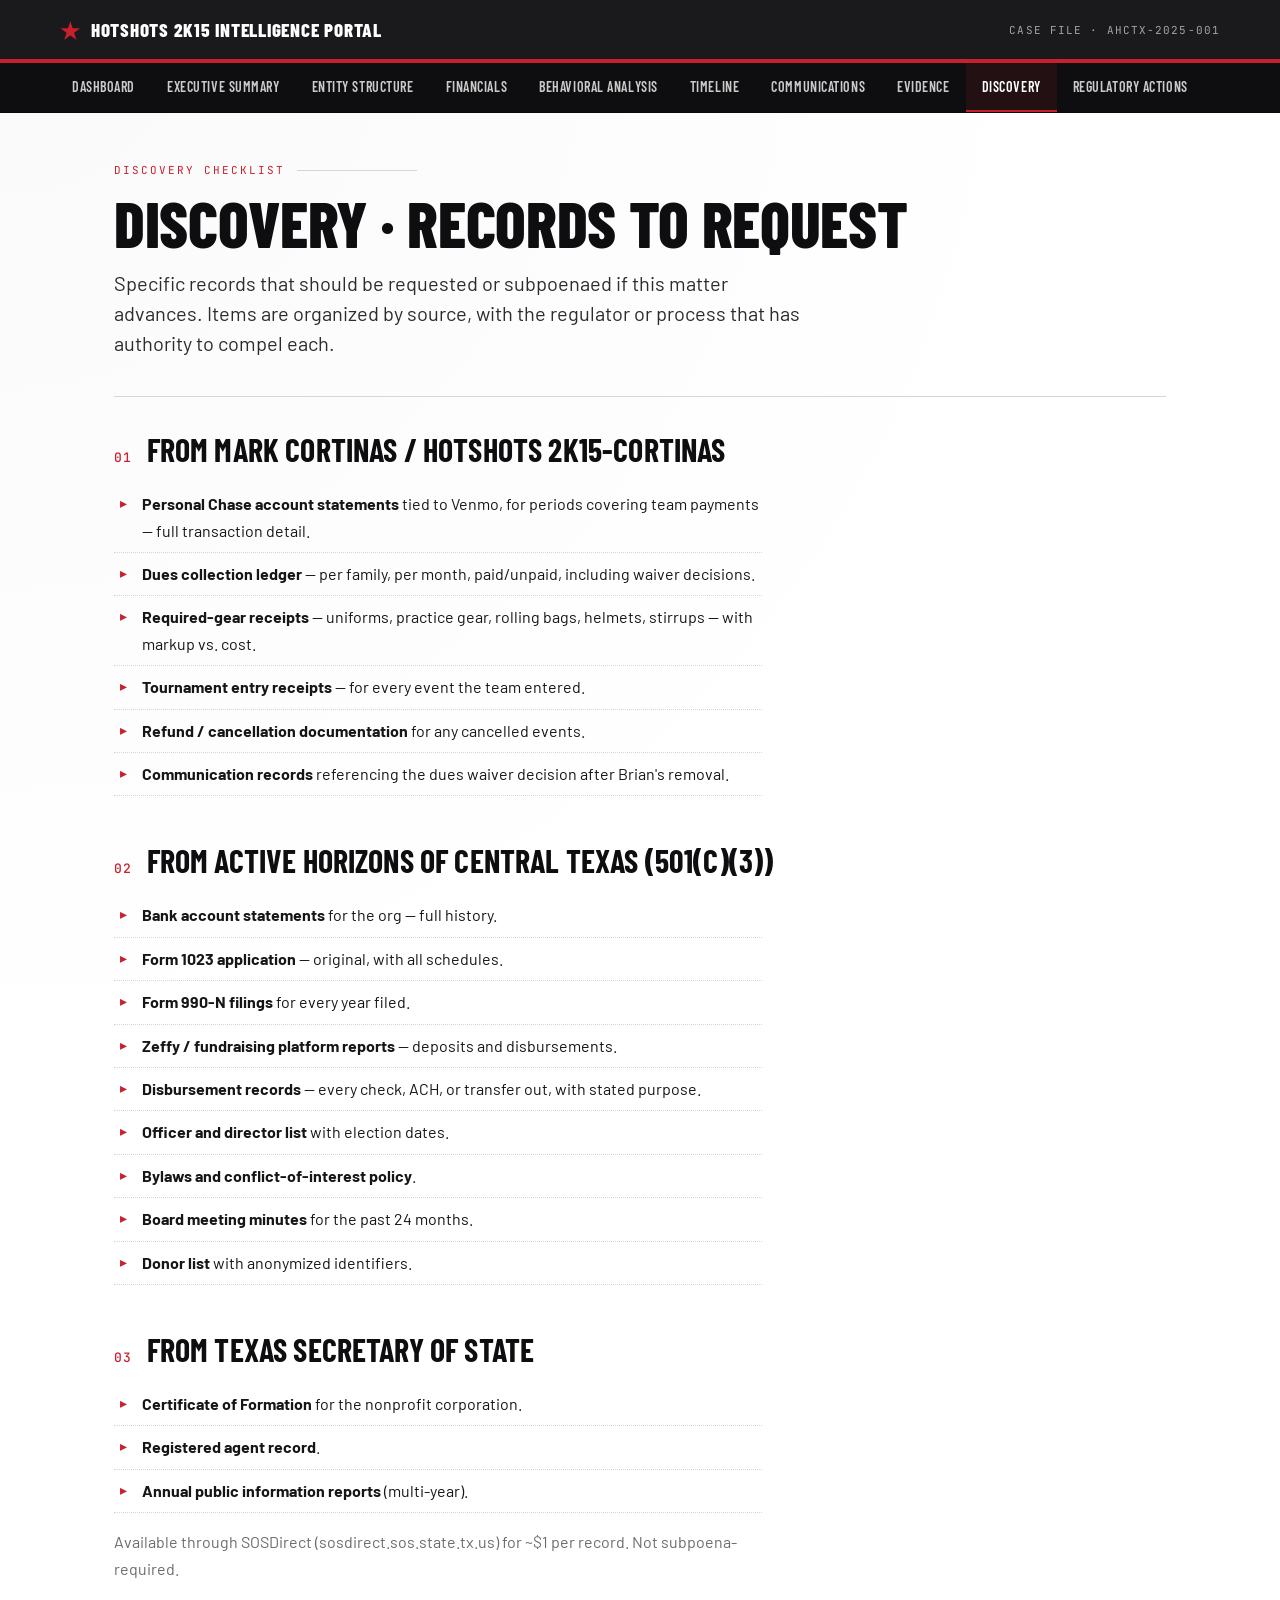
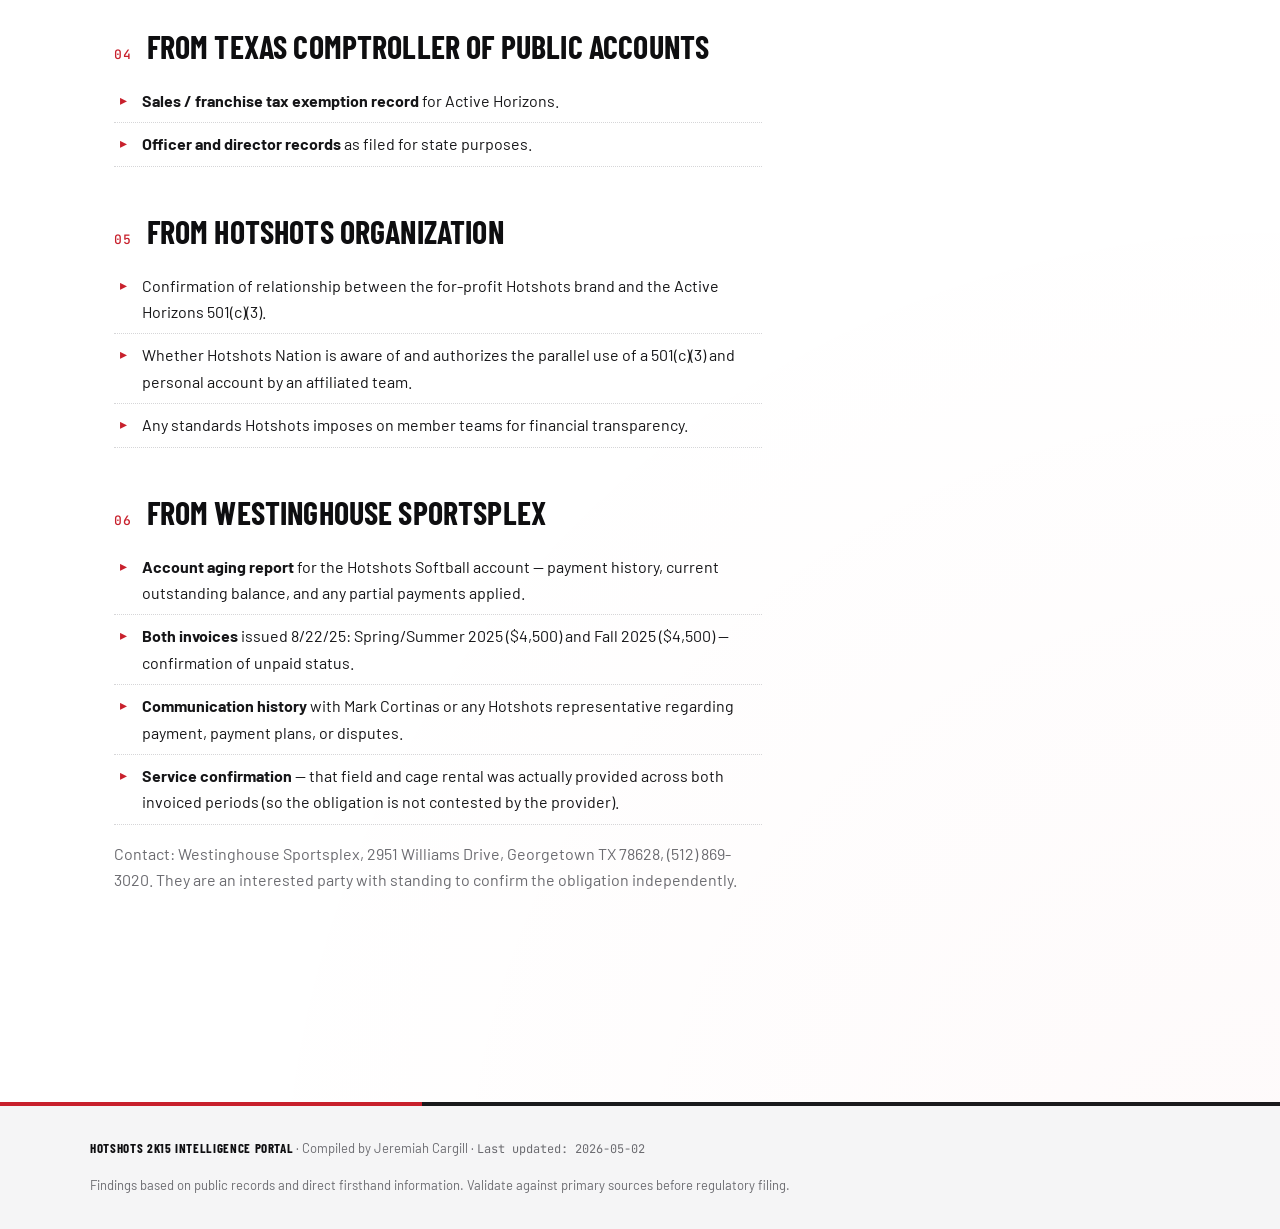
<file: discovery.html>
<!doctype html>
<html lang="en">
<head>
<!-- Google tag (gtag.js) -->
<script async src="https://www.googletagmanager.com/gtag/js?id=G-R38X21D2PP"></script>
<script>
  window.dataLayer = window.dataLayer || [];
  function gtag(){dataLayer.push(arguments);}
  gtag('js', new Date());
  gtag('config', 'G-R38X21D2PP');
</script>
<meta charset="utf-8">
<meta name="viewport" content="width=device-width, initial-scale=1">
<meta name="robots" content="noindex">
<title>Discovery — Hotshots 2K15 Intelligence Portal</title>
<link rel="stylesheet" href="assets/styles.css">
</head>
<body>

<header class="dossier-header">
  <div class="dossier-header__inner">
    <a href="index.html" class="dossier-header__brand"><span>Hotshots 2K15 Intelligence Portal</span></a>
    <span class="dossier-header__case">Case File &middot; AHCTX&#8209;2025&#8209;001</span>
  </div>
</header>
<nav class="primary"><ul><li><a href="index.html">Dashboard</a></li><li><a href="executive-summary.html">Executive Summary</a></li><li><a href="entity-structure.html">Entity Structure</a></li><li><a href="financials.html">Financials</a></li><li><a href="behavioral-analysis.html">Behavioral Analysis</a></li><li><a href="timeline.html">Timeline</a></li><li><a href="communications.html">Communications</a></li><li><a href="evidence.html">Evidence</a></li><li><a href="discovery.html" class="active">Discovery</a></li><li><a href="regulatory-actions.html">Regulatory Actions</a></li></ul></nav>

<main class="dossier">
  <div class="page-head">
    <div class="page-head__kicker">Discovery Checklist</div>
    <h1>Discovery &middot; Records to Request</h1>
    <p class="page-head__lede">Specific records that should be requested or subpoenaed if this matter advances. Items are organized by source, with the regulator or process that has authority to compel each.</p>
  </div>
  
    <section class="block">
      <h2 class="section-title" data-num="01">From Mark Cortinas / Hotshots 2K15-Cortinas</h2>
      <ul class="findings">
        <li><strong>Personal Chase account statements</strong> tied to Venmo, for periods covering team payments &mdash; full transaction detail.</li>
        <li><strong>Dues collection ledger</strong> &mdash; per family, per month, paid/unpaid, including waiver decisions.</li>
        <li><strong>Required-gear receipts</strong> &mdash; uniforms, practice gear, rolling bags, helmets, stirrups &mdash; with markup vs. cost.</li>
        <li><strong>Tournament entry receipts</strong> &mdash; for every event the team entered.</li>
        <li><strong>Refund / cancellation documentation</strong> for any cancelled events.</li>
        <li><strong>Communication records</strong> referencing the dues waiver decision after Brian's removal.</li>
      </ul>
    </section>

    <section class="block">
      <h2 class="section-title" data-num="02">From Active Horizons of Central Texas (501(c)(3))</h2>
      <ul class="findings">
        <li><strong>Bank account statements</strong> for the org &mdash; full history.</li>
        <li><strong>Form 1023 application</strong> &mdash; original, with all schedules.</li>
        <li><strong>Form 990-N filings</strong> for every year filed.</li>
        <li><strong>Zeffy / fundraising platform reports</strong> &mdash; deposits and disbursements.</li>
        <li><strong>Disbursement records</strong> &mdash; every check, ACH, or transfer out, with stated purpose.</li>
        <li><strong>Officer and director list</strong> with election dates.</li>
        <li><strong>Bylaws and conflict-of-interest policy</strong>.</li>
        <li><strong>Board meeting minutes</strong> for the past 24 months.</li>
        <li><strong>Donor list</strong> with anonymized identifiers.</li>
      </ul>
    </section>

    <section class="block">
      <h2 class="section-title" data-num="03">From Texas Secretary of State</h2>
      <ul class="findings">
        <li><strong>Certificate of Formation</strong> for the nonprofit corporation.</li>
        <li><strong>Registered agent record</strong>.</li>
        <li><strong>Annual public information reports</strong> (multi-year).</li>
      </ul>
      <p class="muted">Available through SOSDirect (sosdirect.sos.state.tx.us) for ~$1 per record. Not subpoena-required.</p>
    </section>

    <section class="block">
      <h2 class="section-title" data-num="04">From Texas Comptroller of Public Accounts</h2>
      <ul class="findings">
        <li><strong>Sales / franchise tax exemption record</strong> for Active Horizons.</li>
        <li><strong>Officer and director records</strong> as filed for state purposes.</li>
      </ul>
    </section>

    <section class="block">
      <h2 class="section-title" data-num="05">From Hotshots Organization</h2>
      <ul class="findings">
        <li>Confirmation of relationship between the for-profit Hotshots brand and the Active Horizons 501(c)(3).</li>
        <li>Whether Hotshots Nation is aware of and authorizes the parallel use of a 501(c)(3) and personal account by an affiliated team.</li>
        <li>Any standards Hotshots imposes on member teams for financial transparency.</li>
      </ul>
    </section>

    <section class="block">
      <h2 class="section-title" data-num="06">From Westinghouse Sportsplex</h2>
      <ul class="findings">
        <li><strong>Account aging report</strong> for the Hotshots Softball account &mdash; payment history, current outstanding balance, and any partial payments applied.</li>
        <li><strong>Both invoices</strong> issued 8/22/25: Spring/Summer 2025 ($4,500) and Fall 2025 ($4,500) &mdash; confirmation of unpaid status.</li>
        <li><strong>Communication history</strong> with Mark Cortinas or any Hotshots representative regarding payment, payment plans, or disputes.</li>
        <li><strong>Service confirmation</strong> &mdash; that field and cage rental was actually provided across both invoiced periods (so the obligation is not contested by the provider).</li>
      </ul>
      <p class="muted">Contact: Westinghouse Sportsplex, 2951 Williams Drive, Georgetown TX 78628, (512) 869-3020. They are an interested party with standing to confirm the obligation independently.</p>
    </section>
  
</main>

<footer class="dossier-foot">
  <div class="dossier-foot__inner">
    <div>
      <strong>Hotshots 2K15 Intelligence Portal</strong> &middot;
      Compiled by Jeremiah Cargill &middot;
      <span class="mono">Last updated: 2026-05-02</span>
    </div>
    <div>
      Findings based on public records and direct firsthand information.
      Validate against primary sources before regulatory filing.
    </div>
  </div>
</footer>

<script>
(function(){
  var n=document.querySelector('nav.primary');
  var ul=n&&n.querySelector('ul');
  if(!n||!ul)return;
  function chk(){var s=ul.scrollLeft+ul.clientWidth<ul.scrollWidth-2;n.classList.toggle('is-scrollable',s);}
  chk();ul.addEventListener('scroll',chk);window.addEventListener('resize',chk);
  // Auto-scroll active item into view
  var a=ul.querySelector('a.active');if(a){a.scrollIntoView({inline:'center',block:'nearest'});}
})();
</script>
</body>
</html>
</file>
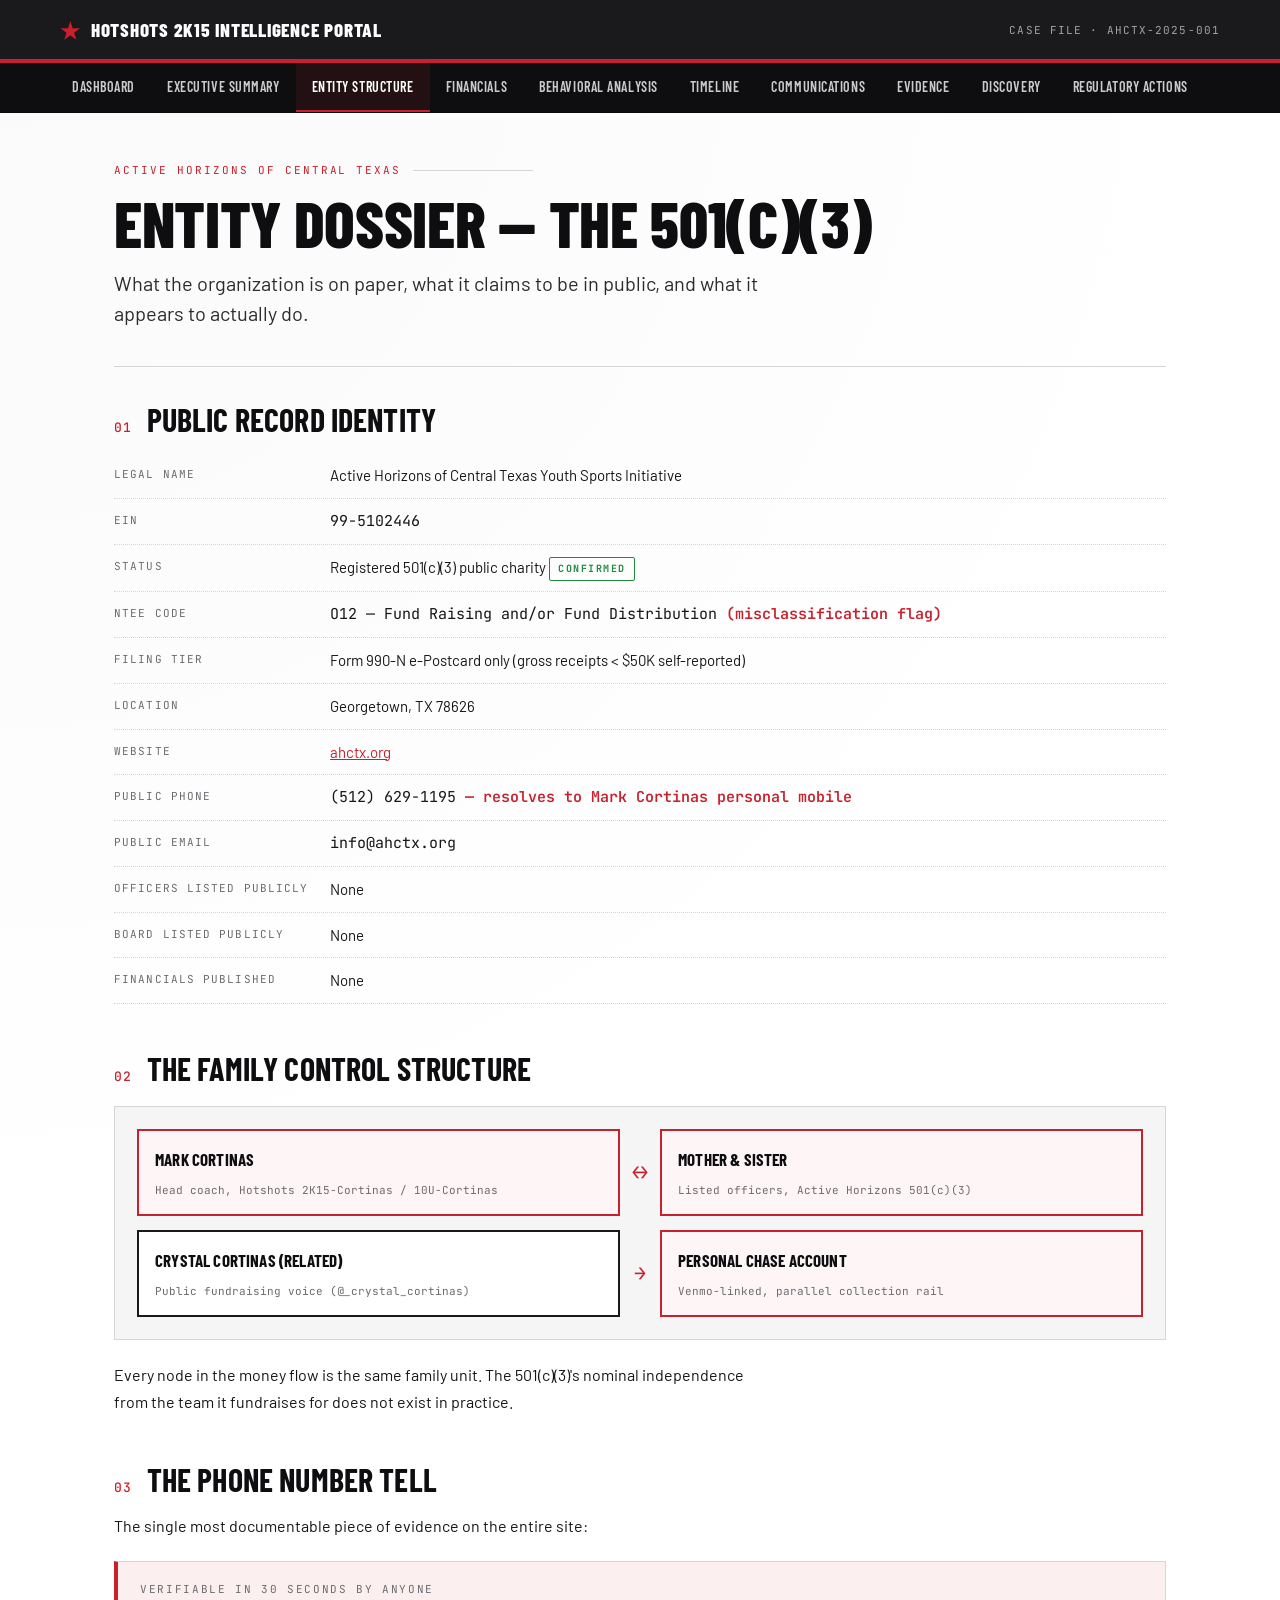
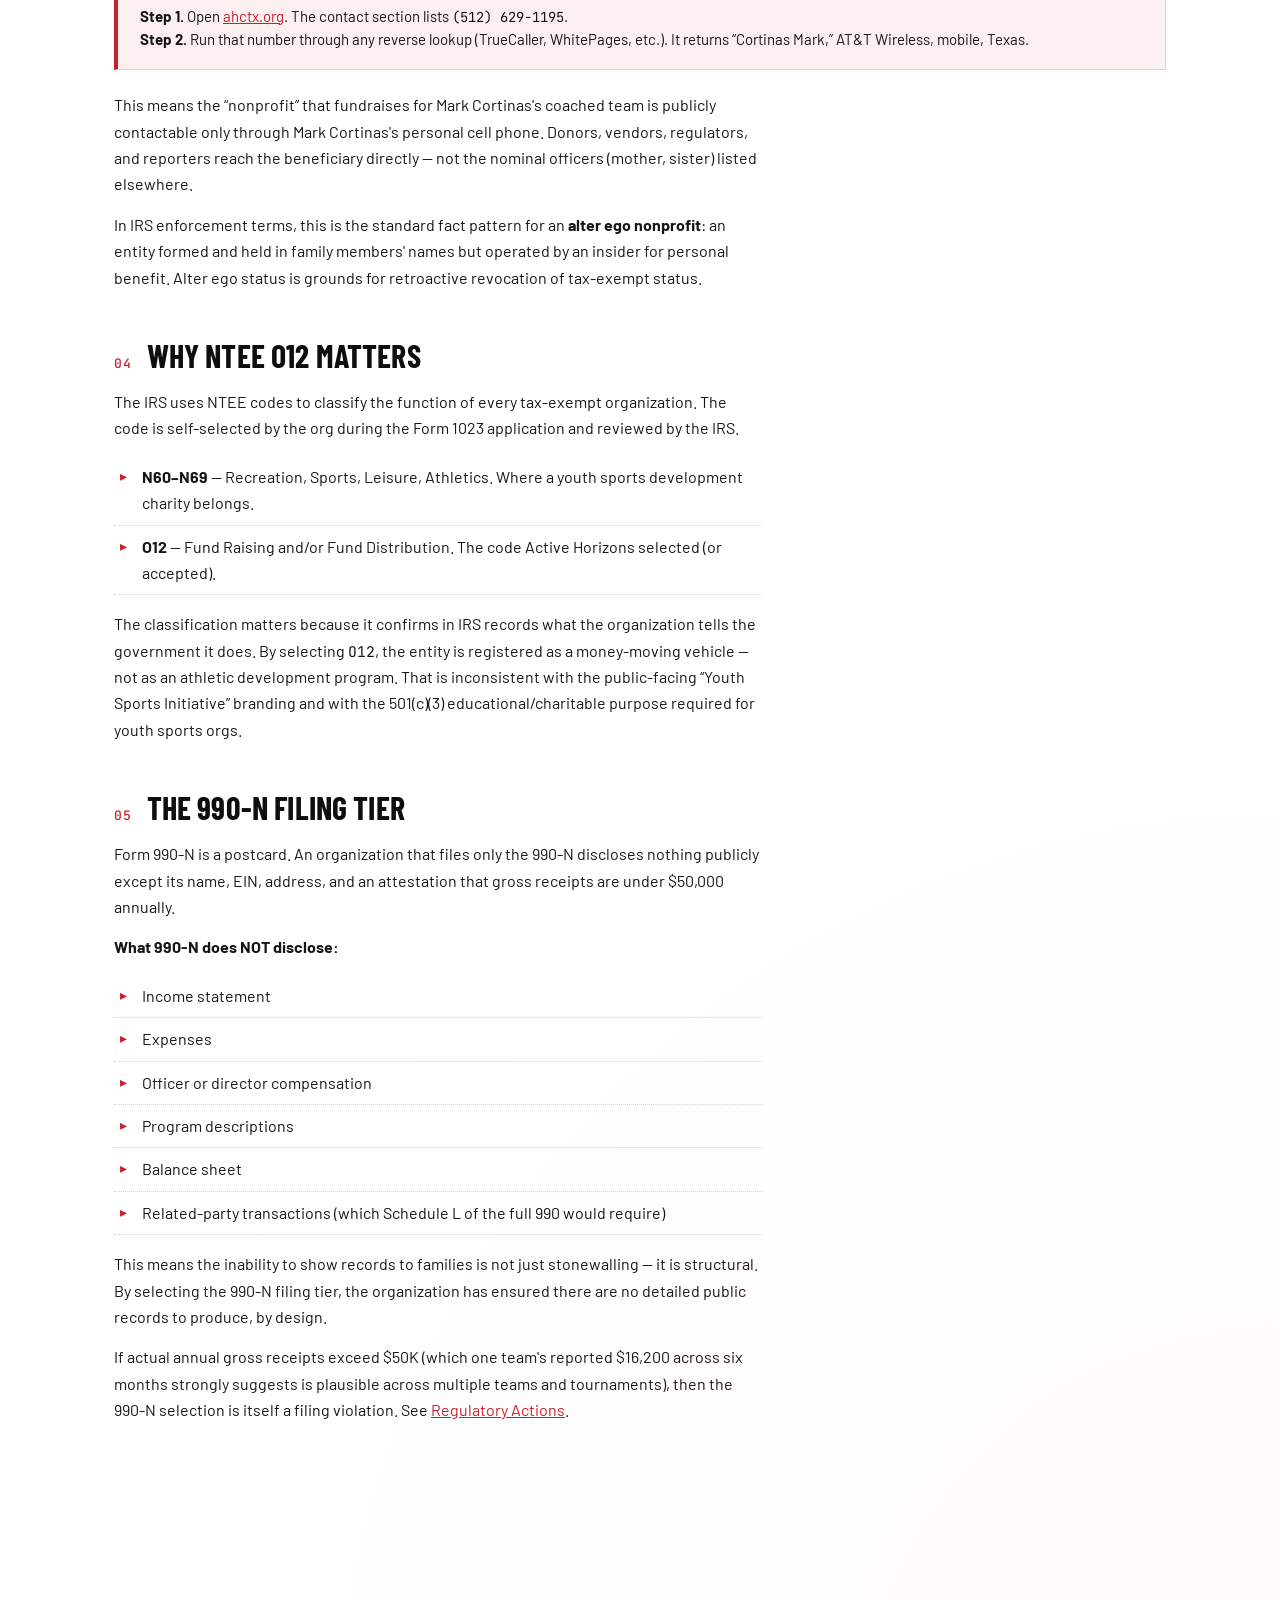
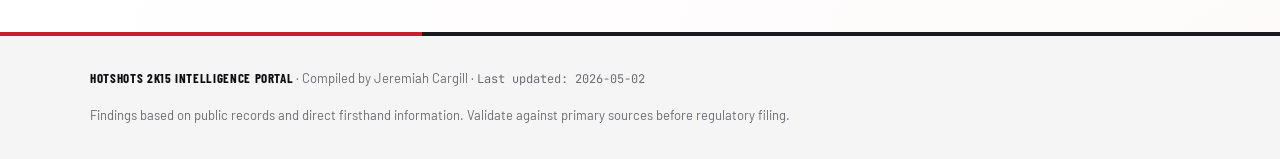
<file: entity-structure.html>
<!doctype html>
<html lang="en">
<head>
<!-- Google tag (gtag.js) -->
<script async src="https://www.googletagmanager.com/gtag/js?id=G-R38X21D2PP"></script>
<script>
  window.dataLayer = window.dataLayer || [];
  function gtag(){dataLayer.push(arguments);}
  gtag('js', new Date());
  gtag('config', 'G-R38X21D2PP');
</script>
<meta charset="utf-8">
<meta name="viewport" content="width=device-width, initial-scale=1">
<meta name="robots" content="noindex">
<title>Entity Structure — Hotshots 2K15 Intelligence Portal</title>
<link rel="stylesheet" href="assets/styles.css">
</head>
<body>

<header class="dossier-header">
  <div class="dossier-header__inner">
    <a href="index.html" class="dossier-header__brand"><span>Hotshots 2K15 Intelligence Portal</span></a>
    <span class="dossier-header__case">Case File &middot; AHCTX&#8209;2025&#8209;001</span>
  </div>
</header>
<nav class="primary"><ul><li><a href="index.html">Dashboard</a></li><li><a href="executive-summary.html">Executive Summary</a></li><li><a href="entity-structure.html" class="active">Entity Structure</a></li><li><a href="financials.html">Financials</a></li><li><a href="behavioral-analysis.html">Behavioral Analysis</a></li><li><a href="timeline.html">Timeline</a></li><li><a href="communications.html">Communications</a></li><li><a href="evidence.html">Evidence</a></li><li><a href="discovery.html">Discovery</a></li><li><a href="regulatory-actions.html">Regulatory Actions</a></li></ul></nav>

<main class="dossier">
  <div class="page-head">
    <div class="page-head__kicker">Active Horizons of Central Texas</div>
    <h1>Entity Dossier &mdash; the 501(c)(3)</h1>
    <p class="page-head__lede">What the organization is on paper, what it claims to be in public, and what it appears to actually do.</p>
  </div>
  
    <section class="block">
      <h2 class="section-title" data-num="01">Public Record Identity</h2>
      <dl>
        <div class="def"><dt>Legal Name</dt><dd>Active Horizons of Central Texas Youth Sports Initiative</dd></div>
        <div class="def"><dt>EIN</dt><dd class="mono">99-5102446</dd></div>
        <div class="def"><dt>Status</dt><dd>Registered 501(c)(3) public charity <span class="stamp stamp--confirmed">Confirmed</span></dd></div>
        <div class="def"><dt>NTEE Code</dt><dd class="mono">O12 &mdash; Fund Raising and/or Fund Distribution <span class="alarm">(misclassification flag)</span></dd></div>
        <div class="def"><dt>Filing Tier</dt><dd>Form 990-N e-Postcard only (gross receipts &lt; $50K self-reported)</dd></div>
        <div class="def"><dt>Location</dt><dd>Georgetown, TX 78626</dd></div>
        <div class="def"><dt>Website</dt><dd><a href="https://ahctx.org" target="_blank" rel="noopener">ahctx.org</a></dd></div>
        <div class="def"><dt>Public Phone</dt><dd class="mono">(512) 629-1195 <span class="alarm">&mdash; resolves to Mark Cortinas personal mobile</span></dd></div>
        <div class="def"><dt>Public Email</dt><dd class="mono">info@ahctx.org</dd></div>
        <div class="def"><dt>Officers Listed Publicly</dt><dd>None</dd></div>
        <div class="def"><dt>Board Listed Publicly</dt><dd>None</dd></div>
        <div class="def"><dt>Financials Published</dt><dd>None</dd></div>
      </dl>
    </section>

    <section class="block">
      <h2 class="section-title" data-num="02">The Family Control Structure</h2>
      <div class="flow">
        <div class="flow__row">
          <div class="flow__node flow__node--alarm">
            <strong>Mark Cortinas</strong>
            <small>Head coach, Hotshots 2K15-Cortinas / 10U-Cortinas</small>
          </div>
          <div class="flow__arrow">&harr;</div>
          <div class="flow__node flow__node--alarm">
            <strong>Mother &amp; Sister</strong>
            <small>Listed officers, Active Horizons 501(c)(3)</small>
          </div>
        </div>
        <div class="flow__row">
          <div class="flow__node">
            <strong>Crystal Cortinas (related)</strong>
            <small>Public fundraising voice (@_crystal_cortinas)</small>
          </div>
          <div class="flow__arrow">&rarr;</div>
          <div class="flow__node flow__node--alarm">
            <strong>Personal Chase Account</strong>
            <small>Venmo-linked, parallel collection rail</small>
          </div>
        </div>
      </div>
      <p>Every node in the money flow is the same family unit. The 501(c)(3)'s nominal independence from the team it fundraises for does not exist in practice.</p>
    </section>

    <section class="block">
      <h2 class="section-title" data-num="03">The Phone Number Tell</h2>
      <p>The single most documentable piece of evidence on the entire site:</p>
      <div class="callout callout--alarm">
        <div class="callout__head">Verifiable in 30 seconds by anyone</div>
        <div class="callout__body">
          <strong>Step 1.</strong> Open <a href="https://ahctx.org" target="_blank" rel="noopener">ahctx.org</a>. The contact section lists <span class="mono">(512)&nbsp;629-1195</span>.<br>
          <strong>Step 2.</strong> Run that number through any reverse lookup (TrueCaller, WhitePages, etc.). It returns &ldquo;Cortinas Mark,&rdquo; AT&amp;T Wireless, mobile, Texas.
        </div>
      </div>
      <p>This means the &ldquo;nonprofit&rdquo; that fundraises for Mark Cortinas's coached team is publicly contactable only through Mark Cortinas's personal cell phone. Donors, vendors, regulators, and reporters reach the beneficiary directly &mdash; not the nominal officers (mother, sister) listed elsewhere.</p>
      <p>In IRS enforcement terms, this is the standard fact pattern for an <strong>alter ego nonprofit</strong>: an entity formed and held in family members' names but operated by an insider for personal benefit. Alter ego status is grounds for retroactive revocation of tax-exempt status.</p>
    </section>

    <section class="block">
      <h2 class="section-title" data-num="04">Why NTEE&nbsp;O12 Matters</h2>
      <p>The IRS uses NTEE codes to classify the function of every tax-exempt organization. The code is self-selected by the org during the Form 1023 application and reviewed by the IRS.</p>
      <ul class="findings">
        <li><strong>N60&ndash;N69</strong> &mdash; Recreation, Sports, Leisure, Athletics. Where a youth sports development charity belongs.</li>
        <li><strong>O12</strong> &mdash; Fund Raising and/or Fund Distribution. The code Active Horizons selected (or accepted).</li>
      </ul>
      <p>The classification matters because it confirms in IRS records what the organization tells the government it does. By selecting <span class="mono">O12</span>, the entity is registered as a money-moving vehicle &mdash; not as an athletic development program. That is inconsistent with the public-facing &ldquo;Youth Sports Initiative&rdquo; branding and with the 501(c)(3) educational/charitable purpose required for youth sports orgs.</p>
    </section>

    <section class="block">
      <h2 class="section-title" data-num="05">The 990-N Filing Tier</h2>
      <p>Form 990-N is a postcard. An organization that files only the 990-N discloses nothing publicly except its name, EIN, address, and an attestation that gross receipts are under $50,000 annually.</p>
      <p><strong>What 990-N does NOT disclose:</strong></p>
      <ul class="findings">
        <li>Income statement</li>
        <li>Expenses</li>
        <li>Officer or director compensation</li>
        <li>Program descriptions</li>
        <li>Balance sheet</li>
        <li>Related-party transactions (which Schedule L of the full 990 would require)</li>
      </ul>
      <p>This means the inability to show records to families is not just stonewalling &mdash; it is structural. By selecting the 990-N filing tier, the organization has ensured there are no detailed public records to produce, by design.</p>
      <p>If actual annual gross receipts exceed $50K (which one team's reported $16,200 across six months strongly suggests is plausible across multiple teams and tournaments), then the 990-N selection is itself a filing violation. See <a href="regulatory-actions.html">Regulatory Actions</a>.</p>
    </section>
  
</main>

<footer class="dossier-foot">
  <div class="dossier-foot__inner">
    <div>
      <strong>Hotshots 2K15 Intelligence Portal</strong> &middot;
      Compiled by Jeremiah Cargill &middot;
      <span class="mono">Last updated: 2026-05-02</span>
    </div>
    <div>
      Findings based on public records and direct firsthand information.
      Validate against primary sources before regulatory filing.
    </div>
  </div>
</footer>

<script>
(function(){
  var n=document.querySelector('nav.primary');
  var ul=n&&n.querySelector('ul');
  if(!n||!ul)return;
  function chk(){var s=ul.scrollLeft+ul.clientWidth<ul.scrollWidth-2;n.classList.toggle('is-scrollable',s);}
  chk();ul.addEventListener('scroll',chk);window.addEventListener('resize',chk);
  // Auto-scroll active item into view
  var a=ul.querySelector('a.active');if(a){a.scrollIntoView({inline:'center',block:'nearest'});}
})();
</script>
</body>
</html>
</file>
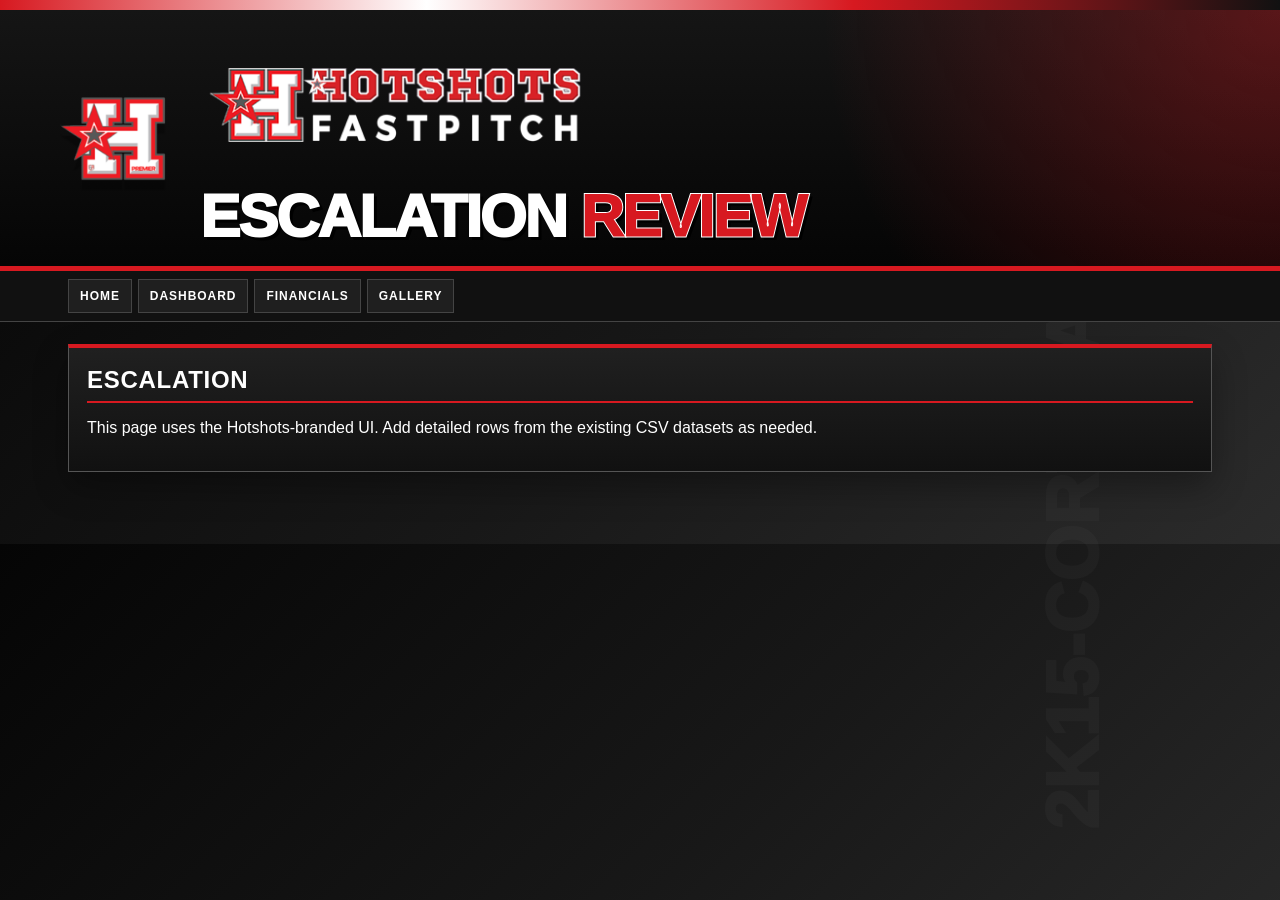
<file: escalation.html>
<!doctype html><html><head>
<!-- Google tag (gtag.js) -->
<script async src="https://www.googletagmanager.com/gtag/js?id=G-R38X21D2PP"></script>
<script>
  window.dataLayer = window.dataLayer || [];
  function gtag(){dataLayer.push(arguments);}
  gtag('js', new Date());
  gtag('config', 'G-R38X21D2PP');
</script><meta charset="utf-8"><meta name="viewport" content="width=device-width,initial-scale=1"><title>escalation</title><link rel="stylesheet" href="css/portal.css"></head><body><div class="brand-strip"></div><header><div class="hero"><img class="hero-logo" src="assets/brand/hotshots-h-logo.png"><div><img class="wordmark" src="assets/brand/hotshots-wordmark.png"><h1 class="title">Escalation <span>Review</span></h1></div></div></header><nav class="nav"><div class="nav-inner"><a href="index.html">Home</a><a href="dashboard.html">Dashboard</a><a href="financials.html">Financials</a><a href="fundraiser-gallery.html">Gallery</a></div></nav><main><div class="card"><h2>Escalation</h2><p>This page uses the Hotshots-branded UI. Add detailed rows from the existing CSV datasets as needed.</p></div></main></body></html>
</file>
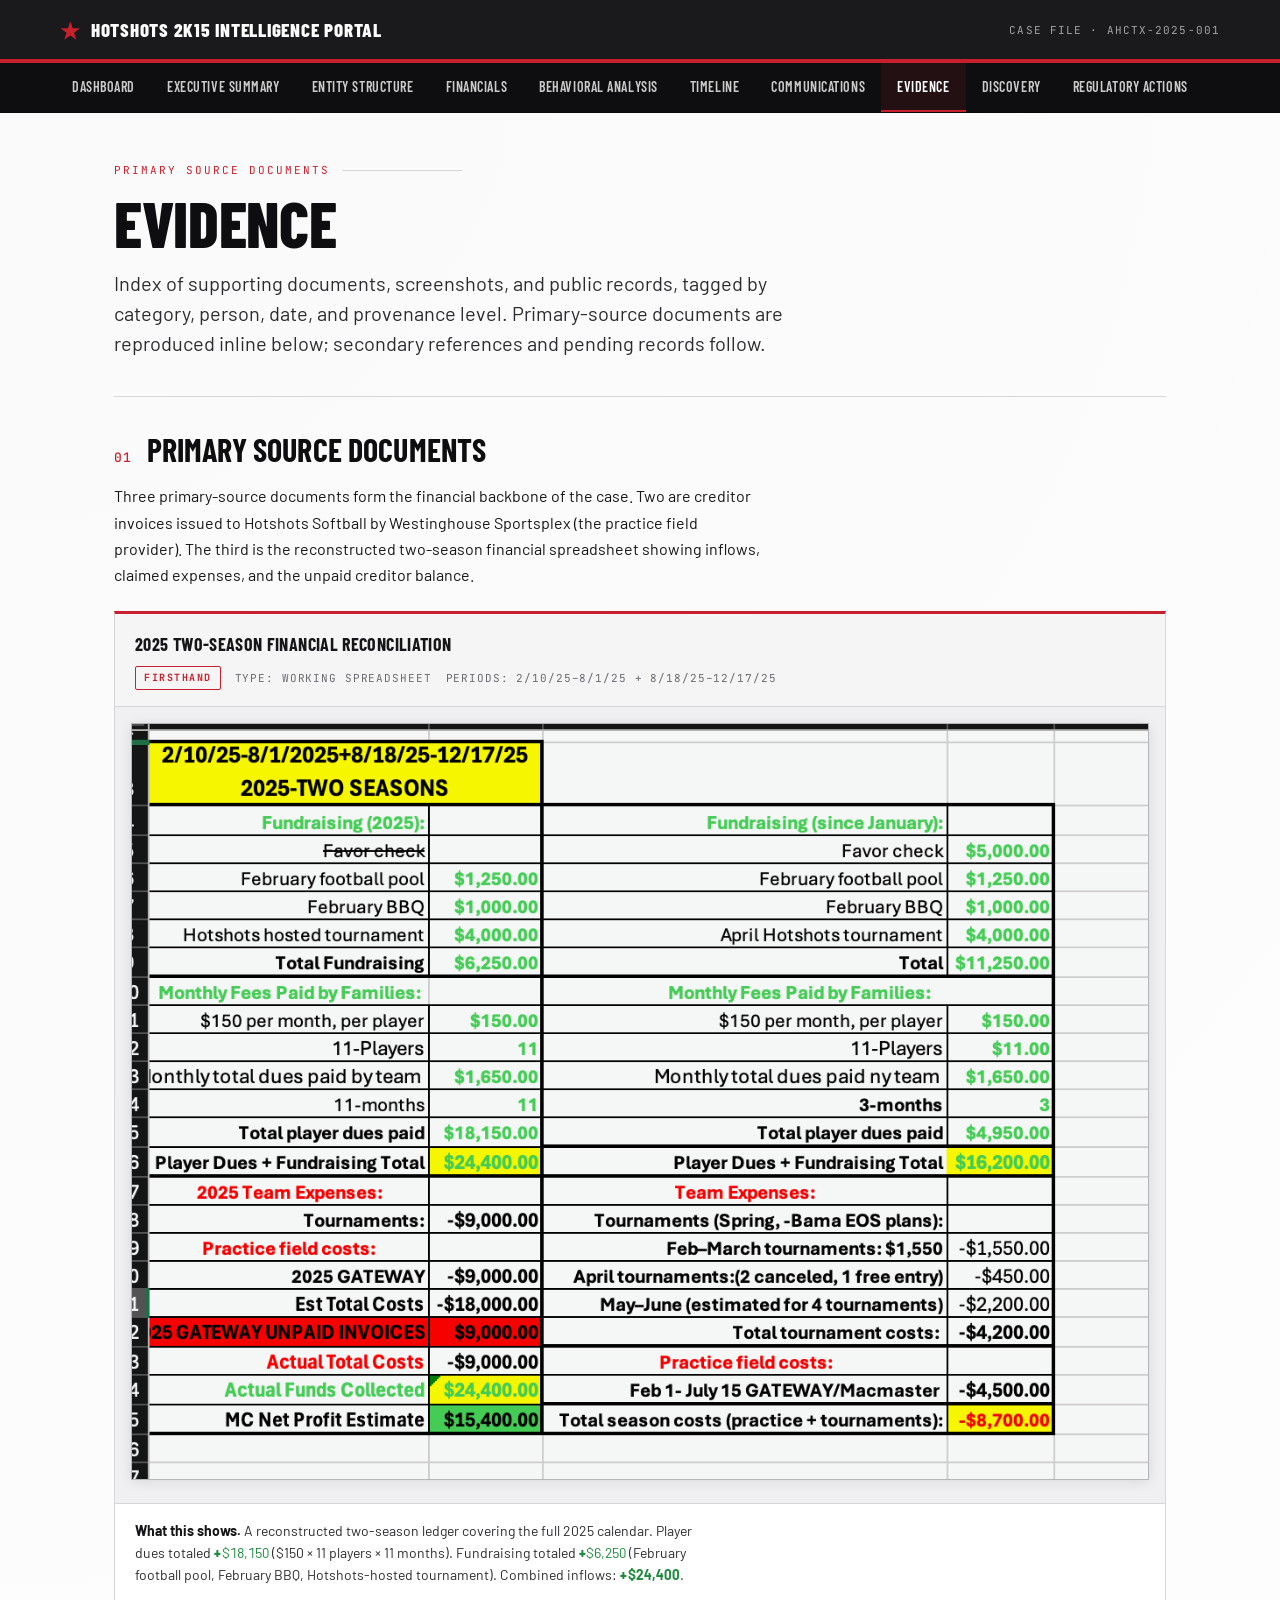
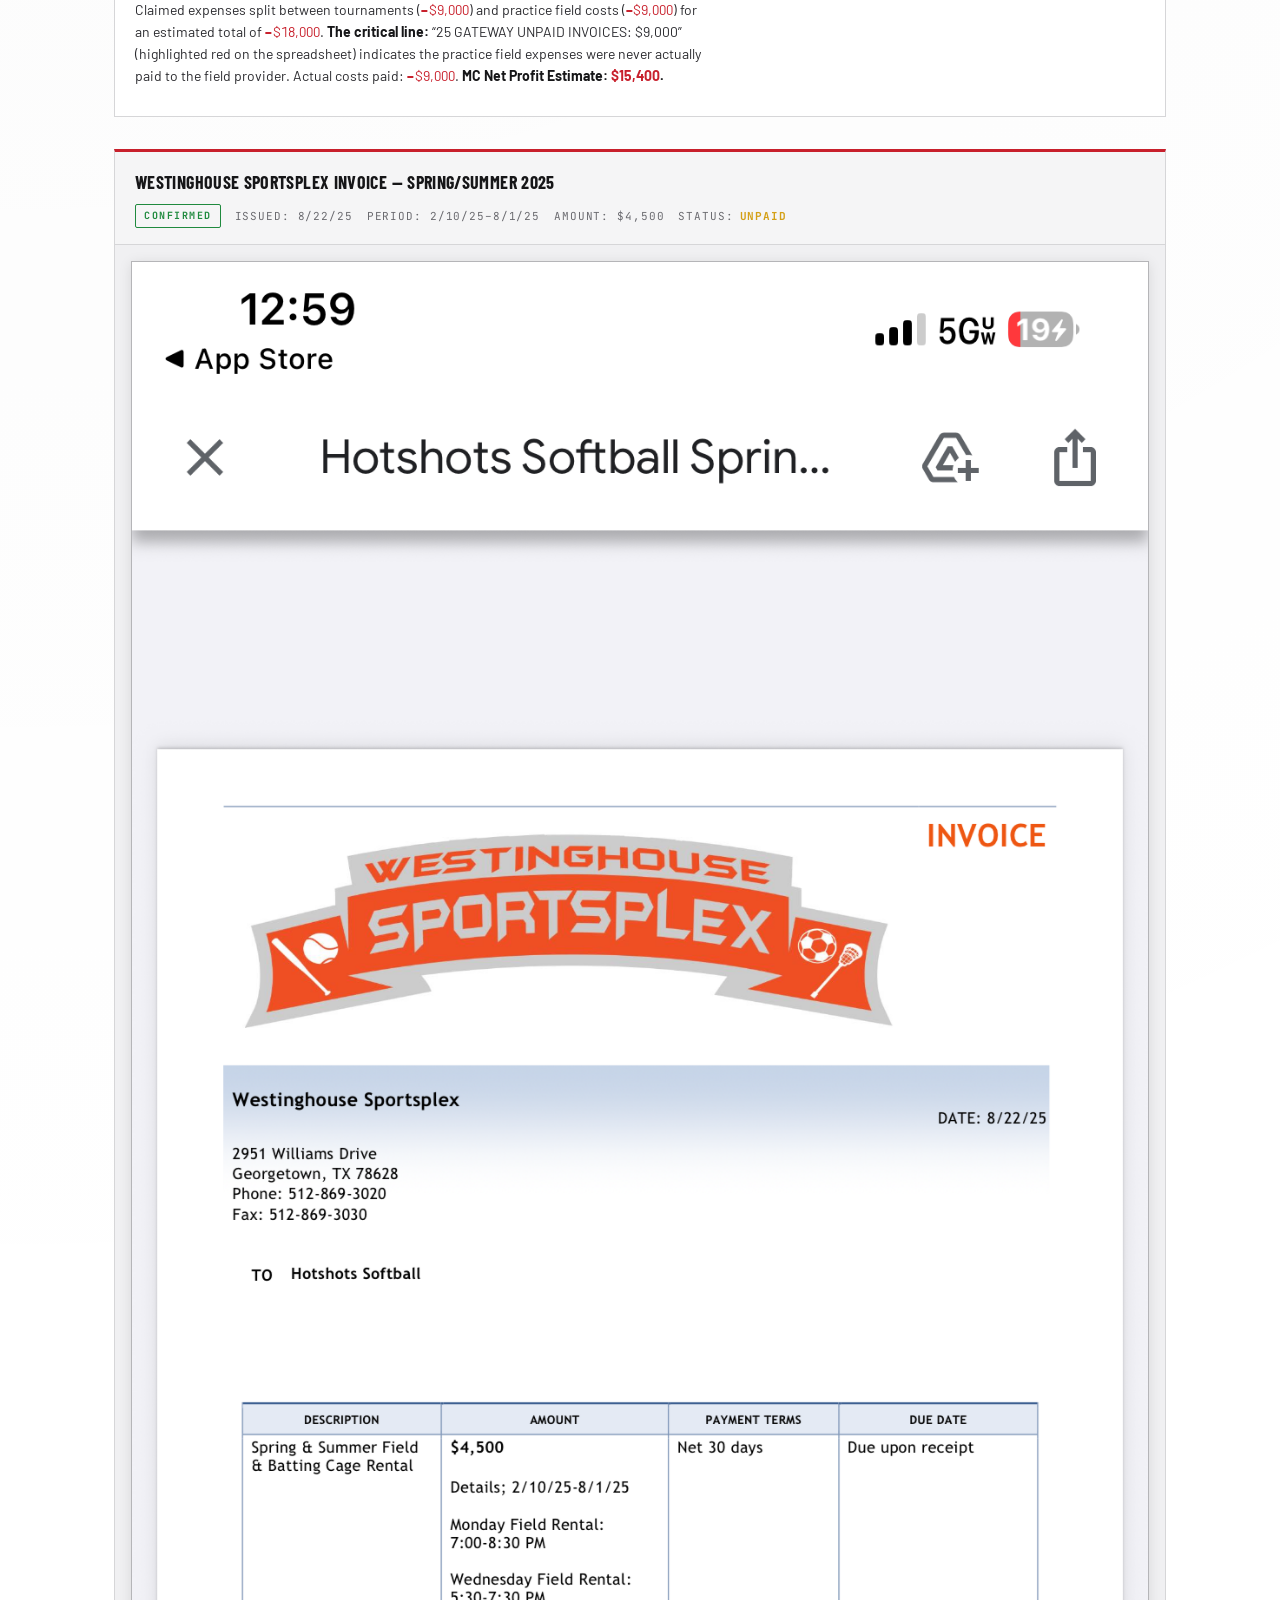
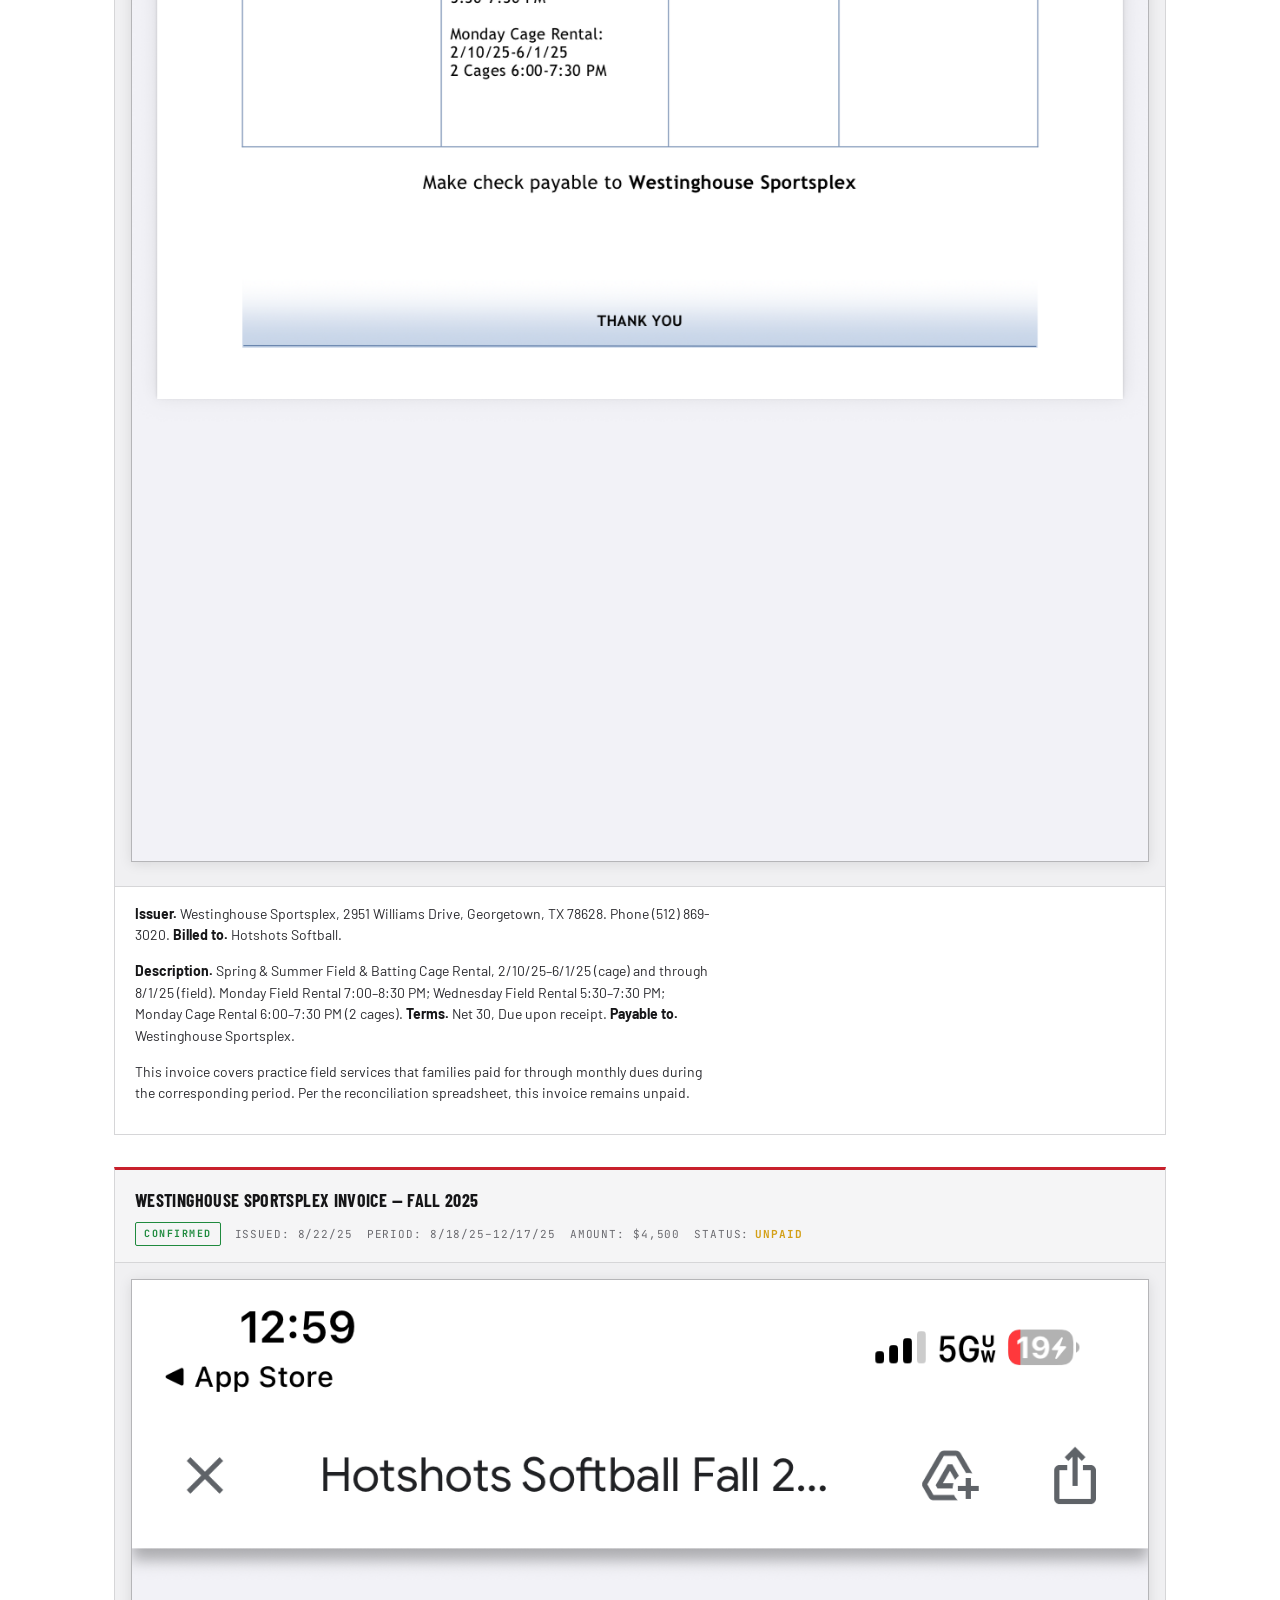
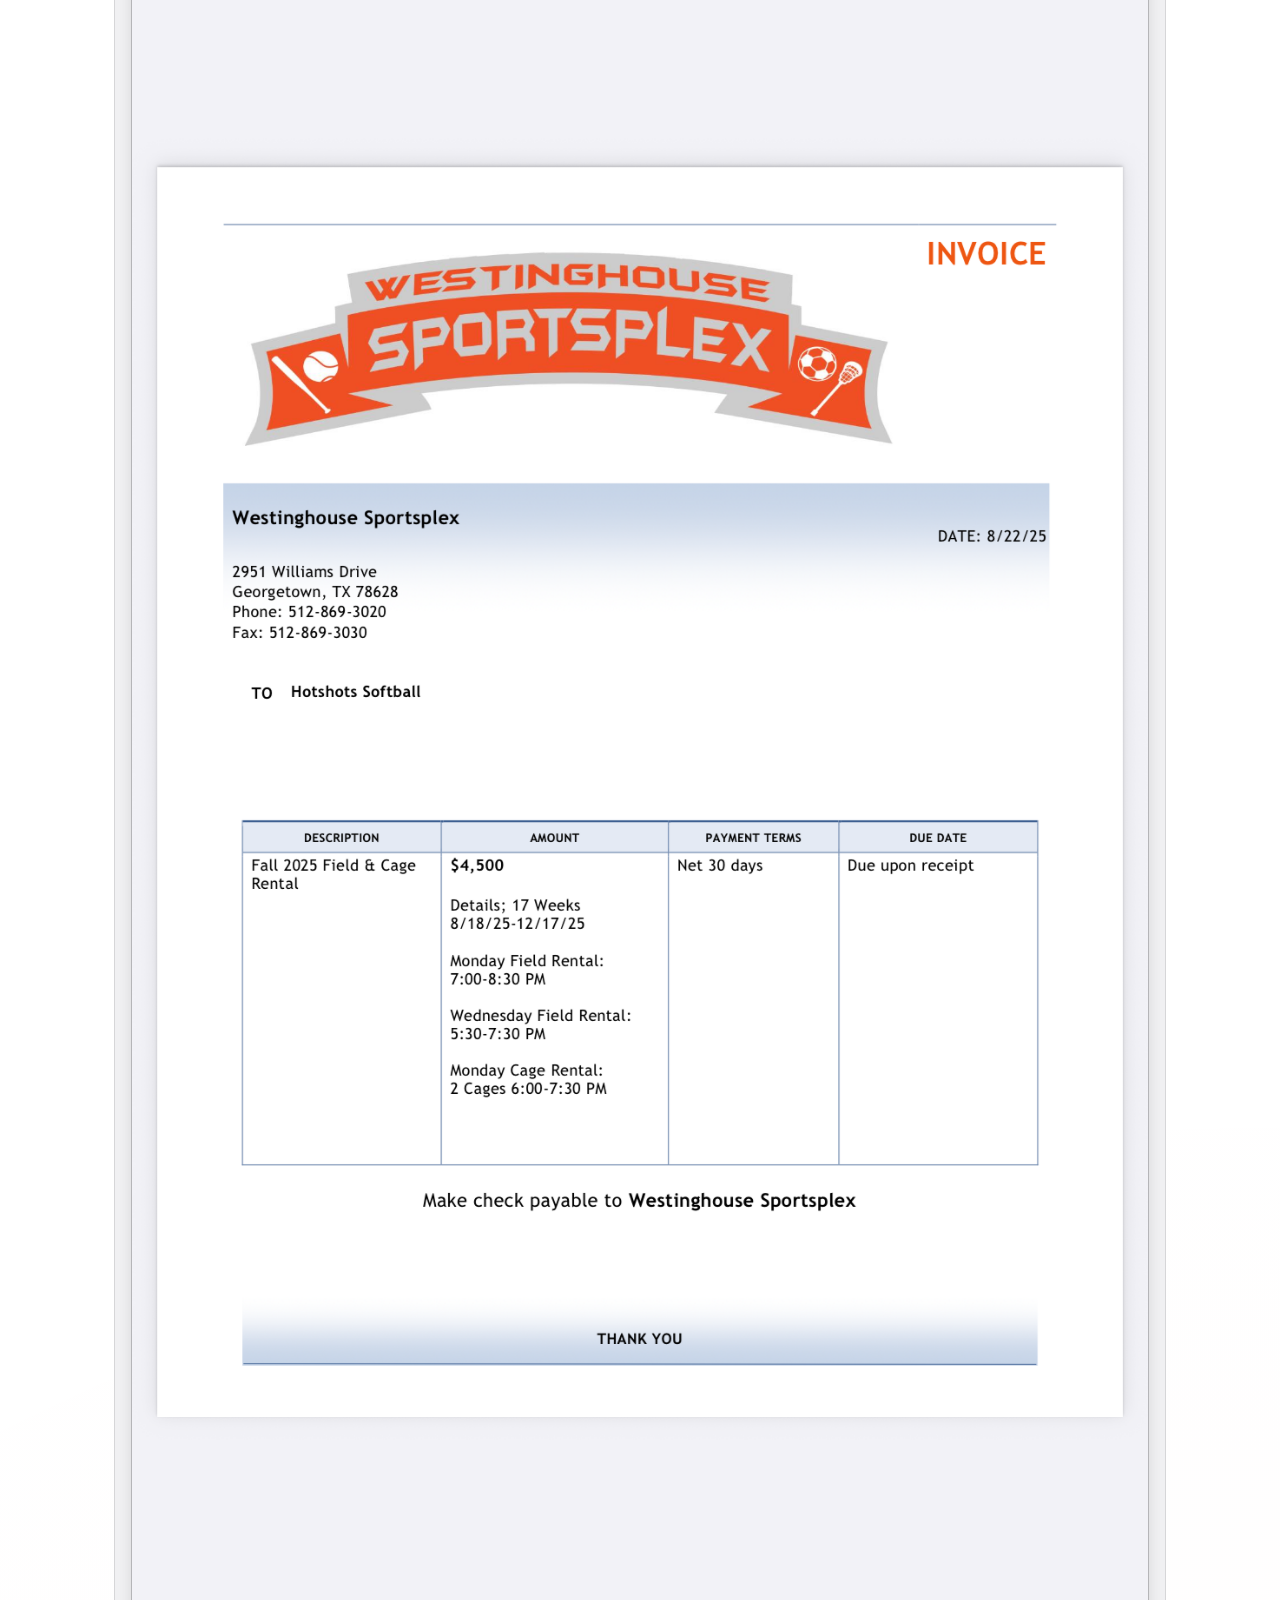
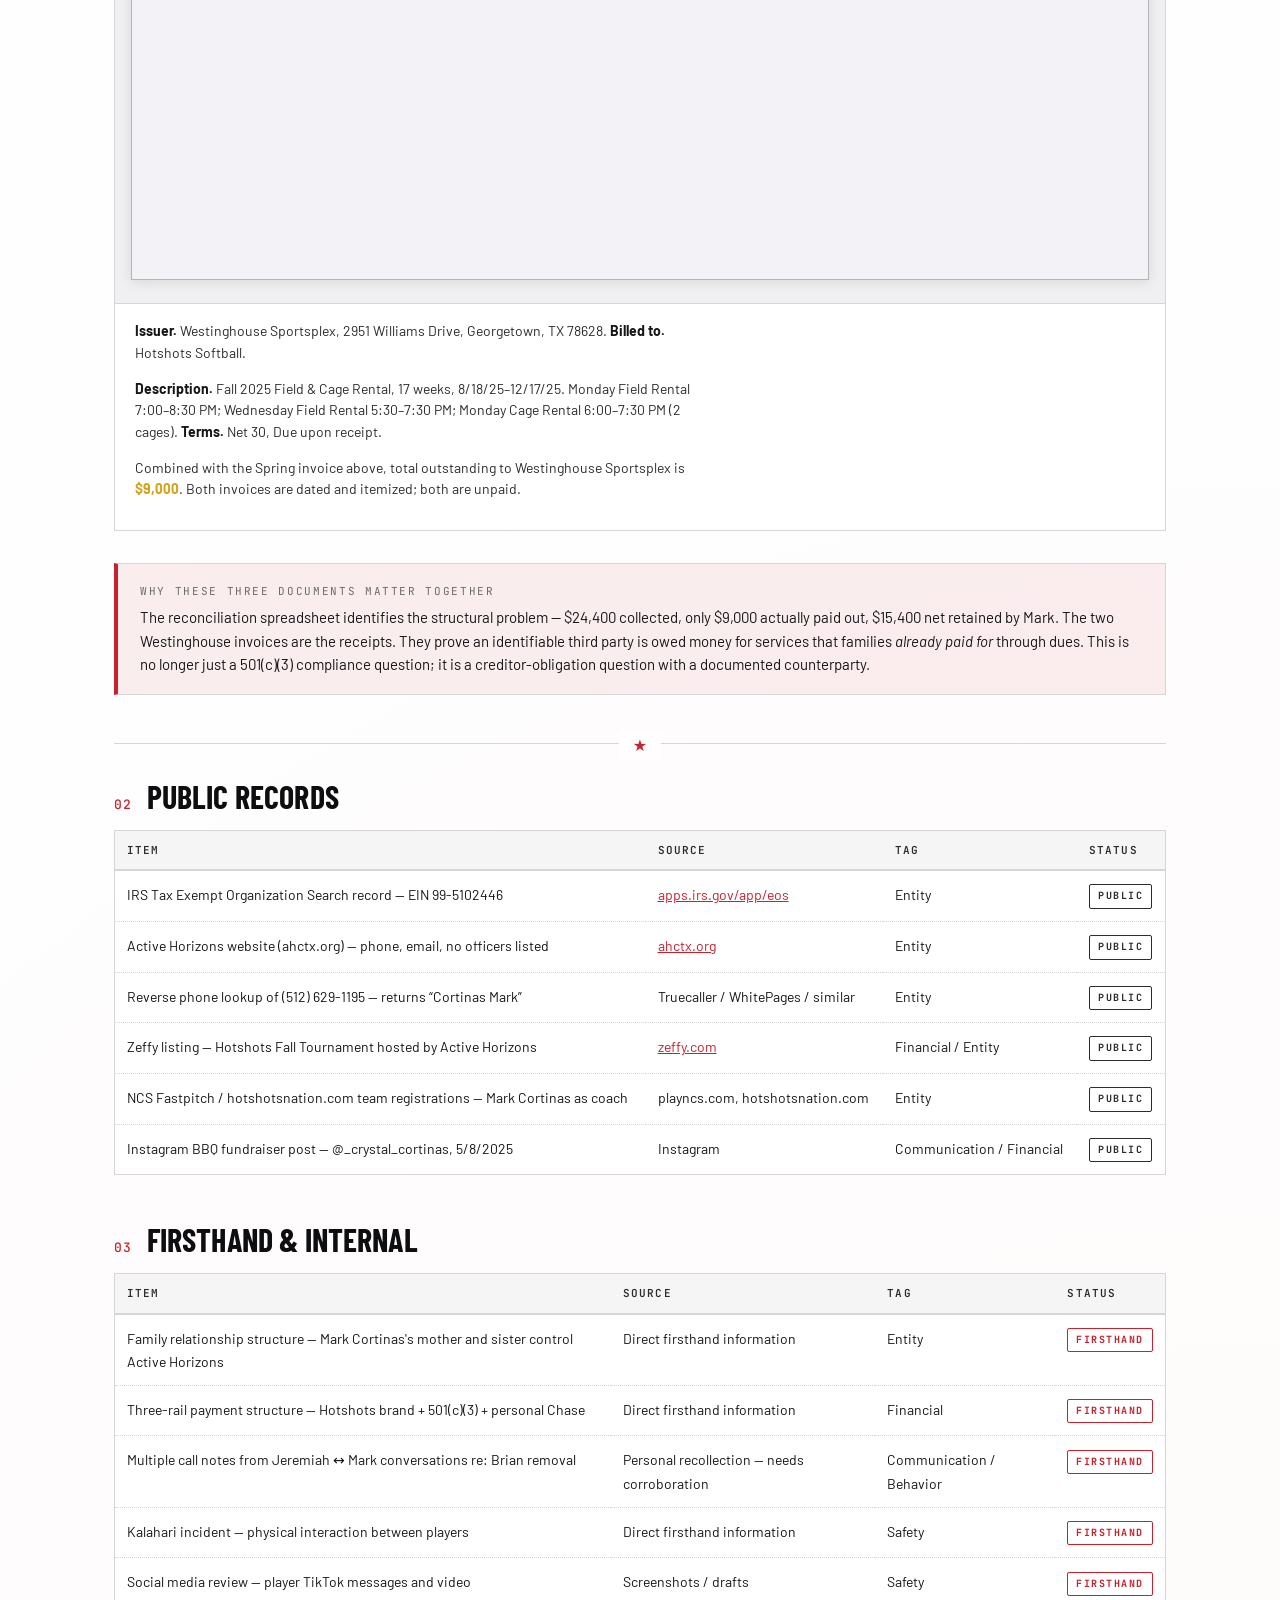
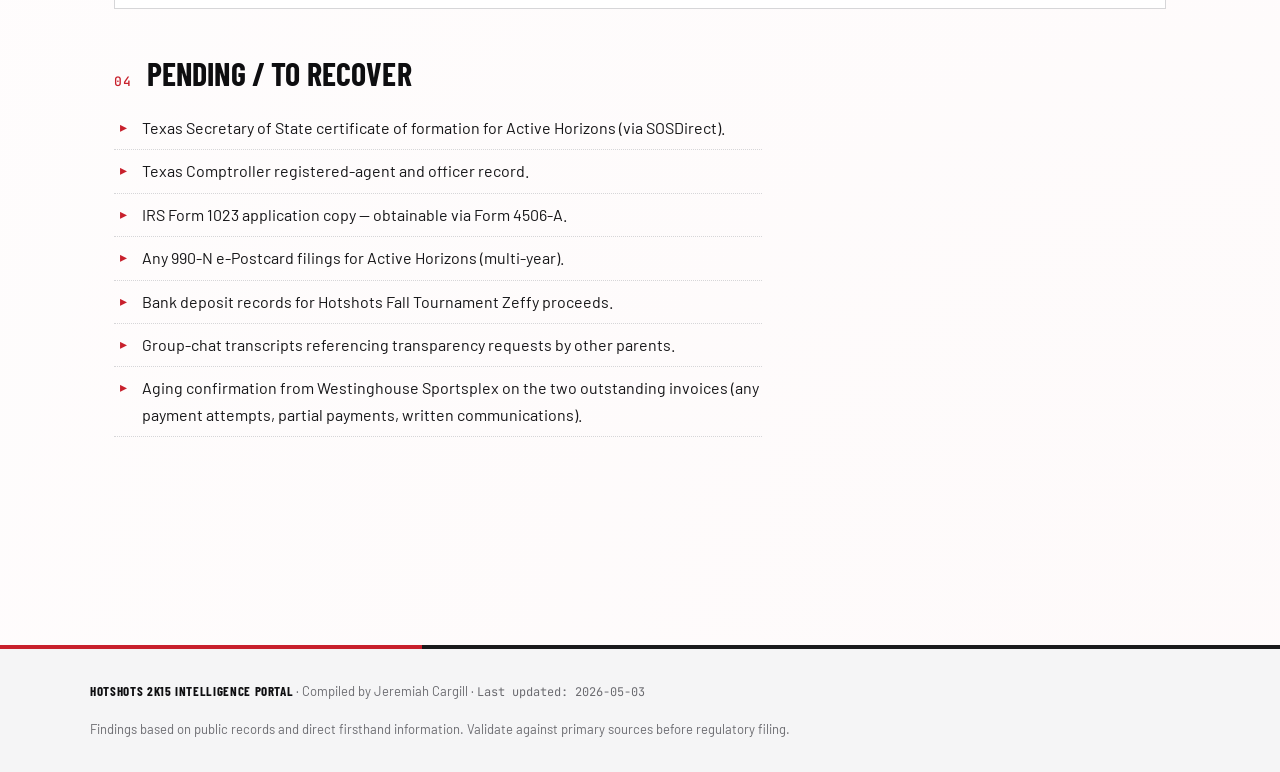
<file: evidence.html>
<!doctype html>
<html lang="en">
<head>
<!-- Google tag (gtag.js) -->
<script async src="https://www.googletagmanager.com/gtag/js?id=G-R38X21D2PP"></script>
<script>
  window.dataLayer = window.dataLayer || [];
  function gtag(){dataLayer.push(arguments);}
  gtag('js', new Date());
  gtag('config', 'G-R38X21D2PP');
</script>
<meta charset="utf-8">
<meta name="viewport" content="width=device-width, initial-scale=1">
<meta name="robots" content="noindex">
<title>Evidence — Hotshots 2K15 Intelligence Portal</title>
<link rel="stylesheet" href="assets/styles.css">
</head>
<body>

<header class="dossier-header">
  <div class="dossier-header__inner">
    <a href="index.html" class="dossier-header__brand"><span>Hotshots 2K15 Intelligence Portal</span></a>
    <span class="dossier-header__case">Case File &middot; AHCTX&#8209;2025&#8209;001</span>
  </div>
</header>
<nav class="primary"><ul><li><a href="index.html">Dashboard</a></li><li><a href="executive-summary.html">Executive Summary</a></li><li><a href="entity-structure.html">Entity Structure</a></li><li><a href="financials.html">Financials</a></li><li><a href="behavioral-analysis.html">Behavioral Analysis</a></li><li><a href="timeline.html">Timeline</a></li><li><a href="communications.html">Communications</a></li><li><a href="evidence.html" class="active">Evidence</a></li><li><a href="discovery.html">Discovery</a></li><li><a href="regulatory-actions.html">Regulatory Actions</a></li></ul></nav>

<main class="dossier">
  <div class="page-head">
    <div class="page-head__kicker">Primary Source Documents</div>
    <h1>Evidence</h1>
    <p class="page-head__lede">Index of supporting documents, screenshots, and public records, tagged by category, person, date, and provenance level. Primary-source documents are reproduced inline below; secondary references and pending records follow.</p>
  </div>

  <section class="block">
    <h2 class="section-title" data-num="01">Primary Source Documents</h2>
    <p>Three primary-source documents form the financial backbone of the case. Two are creditor invoices issued to Hotshots Softball by Westinghouse Sportsplex (the practice field provider). The third is the reconstructed two-season financial spreadsheet showing inflows, claimed expenses, and the unpaid creditor balance.</p>

    <article class="evidence-doc">
      <div class="evidence-doc__head">
        <div class="evidence-doc__title">2025 Two-Season Financial Reconciliation</div>
        <div class="evidence-doc__meta">
          <span><span class="stamp stamp--firsthand">Firsthand</span></span>
          <span>Type: Working spreadsheet</span>
          <span>Periods: 2/10/25&ndash;8/1/25 + 8/18/25&ndash;12/17/25</span>
        </div>
      </div>
      <div class="evidence-doc__img-wrap">
        <img class="evidence-doc__img" src="assets/evidence/two-season-reconciliation.png" alt="Two-season financial reconciliation spreadsheet showing fundraising totals, monthly fees, tournament expenses, practice field costs, and the $9,000 Gateway unpaid invoices line item">
      </div>
      <div class="evidence-doc__caption">
        <p><strong>What this shows.</strong> A reconstructed two-season ledger covering the full 2025 calendar. Player dues totaled <span class="money--in">$18,150</span> ($150 &times; 11 players &times; 11 months). Fundraising totaled <span class="money--in">$6,250</span> (February football pool, February BBQ, Hotshots-hosted tournament). Combined inflows: <span class="money--in" style="font-weight:700;">$24,400</span>.</p>
        <p>Claimed expenses split between tournaments (<span class="money--out">$9,000</span>) and practice field costs (<span class="money--out">$9,000</span>) for an estimated total of <span class="money--out">$18,000</span>. <strong>The critical line:</strong> &ldquo;25 GATEWAY UNPAID INVOICES: $9,000&rdquo; (highlighted red on the spreadsheet) indicates the practice field expenses were never actually paid to the field provider. Actual costs paid: <span class="money--out">$9,000</span>. <strong>MC Net Profit Estimate: <span style="color:var(--red);font-weight:700;">$15,400</span>.</strong></p>
      </div>
    </article>

    <article class="evidence-doc">
      <div class="evidence-doc__head">
        <div class="evidence-doc__title">Westinghouse Sportsplex Invoice &mdash; Spring/Summer 2025</div>
        <div class="evidence-doc__meta">
          <span><span class="stamp stamp--confirmed">Confirmed</span></span>
          <span>Issued: 8/22/25</span>
          <span>Period: 2/10/25&ndash;8/1/25</span>
          <span>Amount: $4,500</span>
          <span>Status: <strong style="color:var(--money-gap);">UNPAID</strong></span>
        </div>
      </div>
      <div class="evidence-doc__img-wrap">
        <img class="evidence-doc__img" src="assets/evidence/westinghouse-spring-2025-invoice.png" alt="Westinghouse Sportsplex invoice for Spring/Summer 2025 Field and Batting Cage Rental, $4,500, billed to Hotshots Softball">
      </div>
      <div class="evidence-doc__caption">
        <p><strong>Issuer.</strong> Westinghouse Sportsplex, 2951 Williams Drive, Georgetown, TX 78628. Phone (512) 869-3020. <strong>Billed to.</strong> Hotshots Softball.</p>
        <p><strong>Description.</strong> Spring &amp; Summer Field &amp; Batting Cage Rental, 2/10/25&ndash;6/1/25 (cage) and through 8/1/25 (field). Monday Field Rental 7:00&ndash;8:30 PM; Wednesday Field Rental 5:30&ndash;7:30 PM; Monday Cage Rental 6:00&ndash;7:30 PM (2 cages). <strong>Terms.</strong> Net 30, Due upon receipt. <strong>Payable to.</strong> Westinghouse Sportsplex.</p>
        <p>This invoice covers practice field services that families paid for through monthly dues during the corresponding period. Per the reconciliation spreadsheet, this invoice remains unpaid.</p>
      </div>
    </article>

    <article class="evidence-doc">
      <div class="evidence-doc__head">
        <div class="evidence-doc__title">Westinghouse Sportsplex Invoice &mdash; Fall 2025</div>
        <div class="evidence-doc__meta">
          <span><span class="stamp stamp--confirmed">Confirmed</span></span>
          <span>Issued: 8/22/25</span>
          <span>Period: 8/18/25&ndash;12/17/25</span>
          <span>Amount: $4,500</span>
          <span>Status: <strong style="color:var(--money-gap);">UNPAID</strong></span>
        </div>
      </div>
      <div class="evidence-doc__img-wrap">
        <img class="evidence-doc__img" src="assets/evidence/westinghouse-fall-2025-invoice.png" alt="Westinghouse Sportsplex invoice for Fall 2025 Field and Cage Rental, $4,500, billed to Hotshots Softball, 17 weeks">
      </div>
      <div class="evidence-doc__caption">
        <p><strong>Issuer.</strong> Westinghouse Sportsplex, 2951 Williams Drive, Georgetown, TX 78628. <strong>Billed to.</strong> Hotshots Softball.</p>
        <p><strong>Description.</strong> Fall 2025 Field &amp; Cage Rental, 17 weeks, 8/18/25&ndash;12/17/25. Monday Field Rental 7:00&ndash;8:30 PM; Wednesday Field Rental 5:30&ndash;7:30 PM; Monday Cage Rental 6:00&ndash;7:30 PM (2 cages). <strong>Terms.</strong> Net 30, Due upon receipt.</p>
        <p>Combined with the Spring invoice above, total outstanding to Westinghouse Sportsplex is <span class="money--gap" style="font-weight:700;">$9,000</span>. Both invoices are dated and itemized; both are unpaid.</p>
      </div>
    </article>

    <div class="callout callout--alarm">
      <div class="callout__head">Why these three documents matter together</div>
      <div class="callout__body">The reconciliation spreadsheet identifies the structural problem &mdash; $24,400 collected, only $9,000 actually paid out, $15,400 net retained by Mark. The two Westinghouse invoices are the receipts. They prove an identifiable third party is owed money for services that families <em>already paid for</em> through dues. This is no longer just a 501(c)(3) compliance question; it is a creditor-obligation question with a documented counterparty.</div>
    </div>
  </section>

  <hr class="archive">

  <section class="block">
    <h2 class="section-title" data-num="02">Public Records</h2>
    <table class="ledger">
      <thead><tr><th>Item</th><th>Source</th><th>Tag</th><th>Status</th></tr></thead>
      <tbody>
        <tr>
          <td>IRS Tax Exempt Organization Search record &mdash; EIN 99-5102446</td>
          <td><a href="https://apps.irs.gov/app/eos/" target="_blank" rel="noopener">apps.irs.gov/app/eos</a></td>
          <td>Entity</td>
          <td><span class="stamp stamp--public">Public</span></td>
        </tr>
        <tr>
          <td>Active Horizons website (ahctx.org) &mdash; phone, email, no officers listed</td>
          <td><a href="https://ahctx.org" target="_blank" rel="noopener">ahctx.org</a></td>
          <td>Entity</td>
          <td><span class="stamp stamp--public">Public</span></td>
        </tr>
        <tr>
          <td>Reverse phone lookup of (512) 629-1195 &mdash; returns &ldquo;Cortinas Mark&rdquo;</td>
          <td>Truecaller / WhitePages / similar</td>
          <td>Entity</td>
          <td><span class="stamp stamp--public">Public</span></td>
        </tr>
        <tr>
          <td>Zeffy listing &mdash; Hotshots Fall Tournament hosted by Active Horizons</td>
          <td><a href="https://www.zeffy.com/en-US/ticketing/hotshots-fall-tournament" target="_blank" rel="noopener">zeffy.com</a></td>
          <td>Financial / Entity</td>
          <td><span class="stamp stamp--public">Public</span></td>
        </tr>
        <tr>
          <td>NCS Fastpitch / hotshotsnation.com team registrations &mdash; Mark Cortinas as coach</td>
          <td>playncs.com, hotshotsnation.com</td>
          <td>Entity</td>
          <td><span class="stamp stamp--public">Public</span></td>
        </tr>
        <tr>
          <td>Instagram BBQ fundraiser post &mdash; @_crystal_cortinas, 5/8/2025</td>
          <td>Instagram</td>
          <td>Communication / Financial</td>
          <td><span class="stamp stamp--public">Public</span></td>
        </tr>
      </tbody>
    </table>
  </section>

  <section class="block">
    <h2 class="section-title" data-num="03">Firsthand &amp; Internal</h2>
    <table class="ledger">
      <thead><tr><th>Item</th><th>Source</th><th>Tag</th><th>Status</th></tr></thead>
      <tbody>
        <tr>
          <td>Family relationship structure &mdash; Mark Cortinas's mother and sister control Active Horizons</td>
          <td>Direct firsthand information</td>
          <td>Entity</td>
          <td><span class="stamp stamp--firsthand">Firsthand</span></td>
        </tr>
        <tr>
          <td>Three-rail payment structure &mdash; Hotshots brand + 501(c)(3) + personal Chase</td>
          <td>Direct firsthand information</td>
          <td>Financial</td>
          <td><span class="stamp stamp--firsthand">Firsthand</span></td>
        </tr>
        <tr>
          <td>Multiple call notes from Jeremiah &harr; Mark conversations re: Brian removal</td>
          <td>Personal recollection &mdash; needs corroboration</td>
          <td>Communication / Behavior</td>
          <td><span class="stamp stamp--firsthand">Firsthand</span></td>
        </tr>
        <tr>
          <td>Kalahari incident &mdash; physical interaction between players</td>
          <td>Direct firsthand information</td>
          <td>Safety</td>
          <td><span class="stamp stamp--firsthand">Firsthand</span></td>
        </tr>
        <tr>
          <td>Social media review &mdash; player TikTok messages and video</td>
          <td>Screenshots / drafts</td>
          <td>Safety</td>
          <td><span class="stamp stamp--firsthand">Firsthand</span></td>
        </tr>
      </tbody>
    </table>
  </section>

  <section class="block">
    <h2 class="section-title" data-num="04">Pending / To Recover</h2>
    <ul class="findings">
      <li>Texas Secretary of State certificate of formation for Active Horizons (via SOSDirect).</li>
      <li>Texas Comptroller registered-agent and officer record.</li>
      <li>IRS Form 1023 application copy &mdash; obtainable via Form 4506-A.</li>
      <li>Any 990-N e-Postcard filings for Active Horizons (multi-year).</li>
      <li>Bank deposit records for Hotshots Fall Tournament Zeffy proceeds.</li>
      <li>Group-chat transcripts referencing transparency requests by other parents.</li>
      <li>Aging confirmation from Westinghouse Sportsplex on the two outstanding invoices (any payment attempts, partial payments, written communications).</li>
    </ul>
  </section>
</main>

<footer class="dossier-foot">
  <div class="dossier-foot__inner">
    <div>
      <strong>Hotshots 2K15 Intelligence Portal</strong> &middot;
      Compiled by Jeremiah Cargill &middot;
      <span class="mono">Last updated: 2026-05-03</span>
    </div>
    <div>
      Findings based on public records and direct firsthand information.
      Validate against primary sources before regulatory filing.
    </div>
  </div>
</footer>

<script>
(function(){
  var n=document.querySelector('nav.primary');
  var ul=n&&n.querySelector('ul');
  if(!n||!ul)return;
  function chk(){var s=ul.scrollLeft+ul.clientWidth<ul.scrollWidth-2;n.classList.toggle('is-scrollable',s);}
  chk();ul.addEventListener('scroll',chk);window.addEventListener('resize',chk);
  var a=ul.querySelector('a.active');if(a){a.scrollIntoView({inline:'center',block:'nearest'});}
})();
</script>
</body>
</html>
</file>
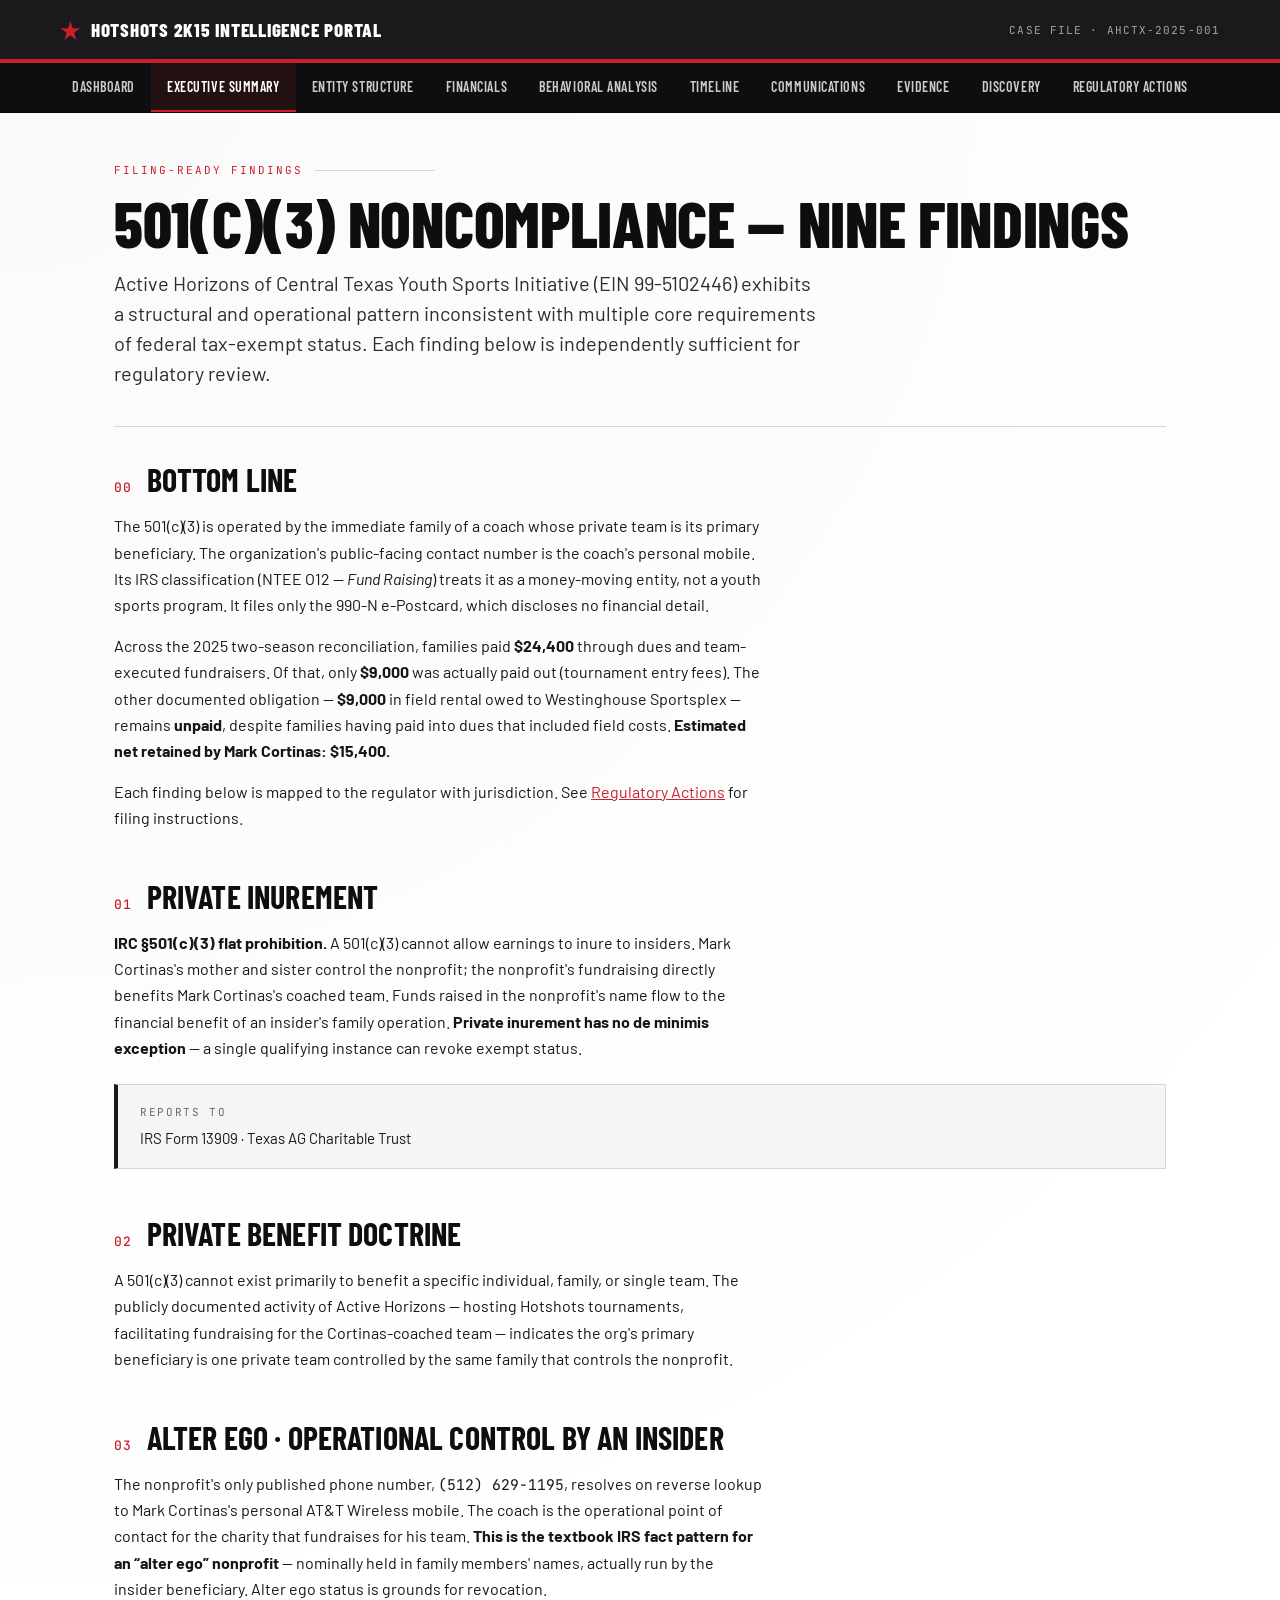
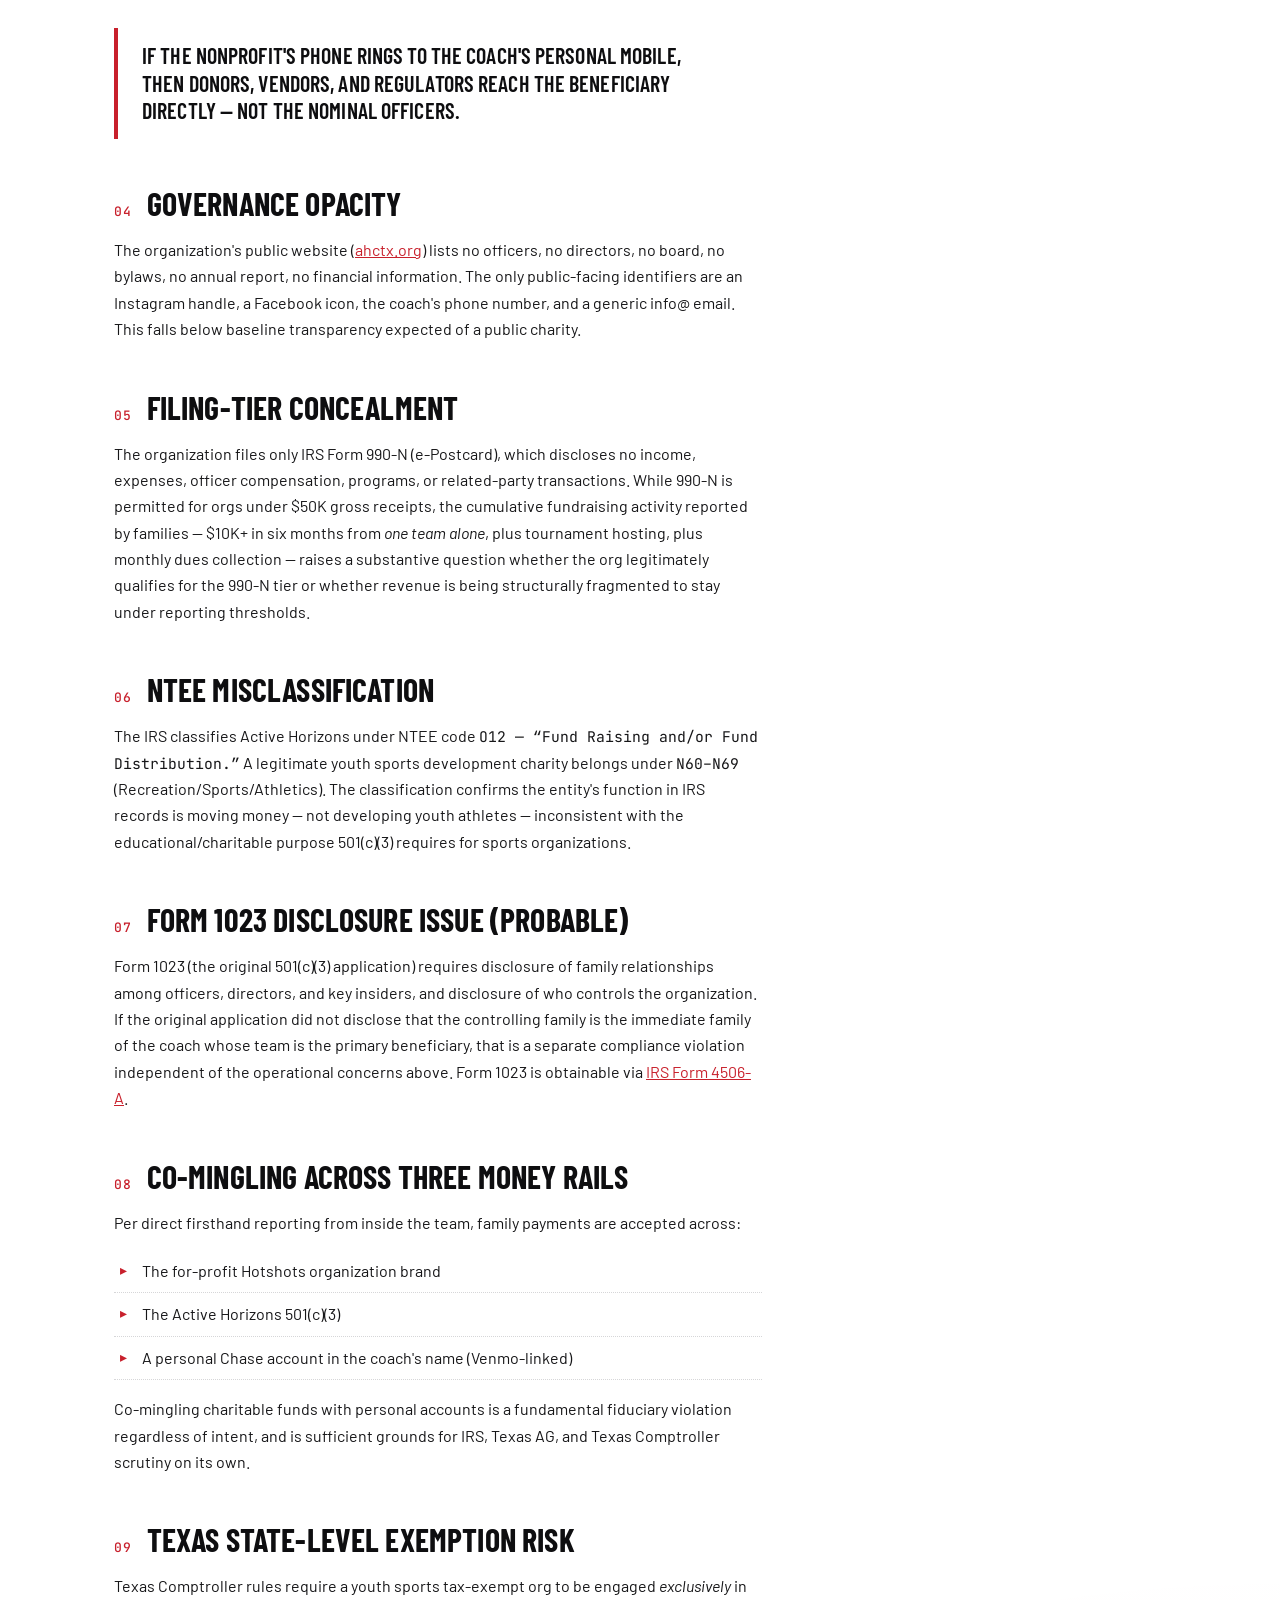
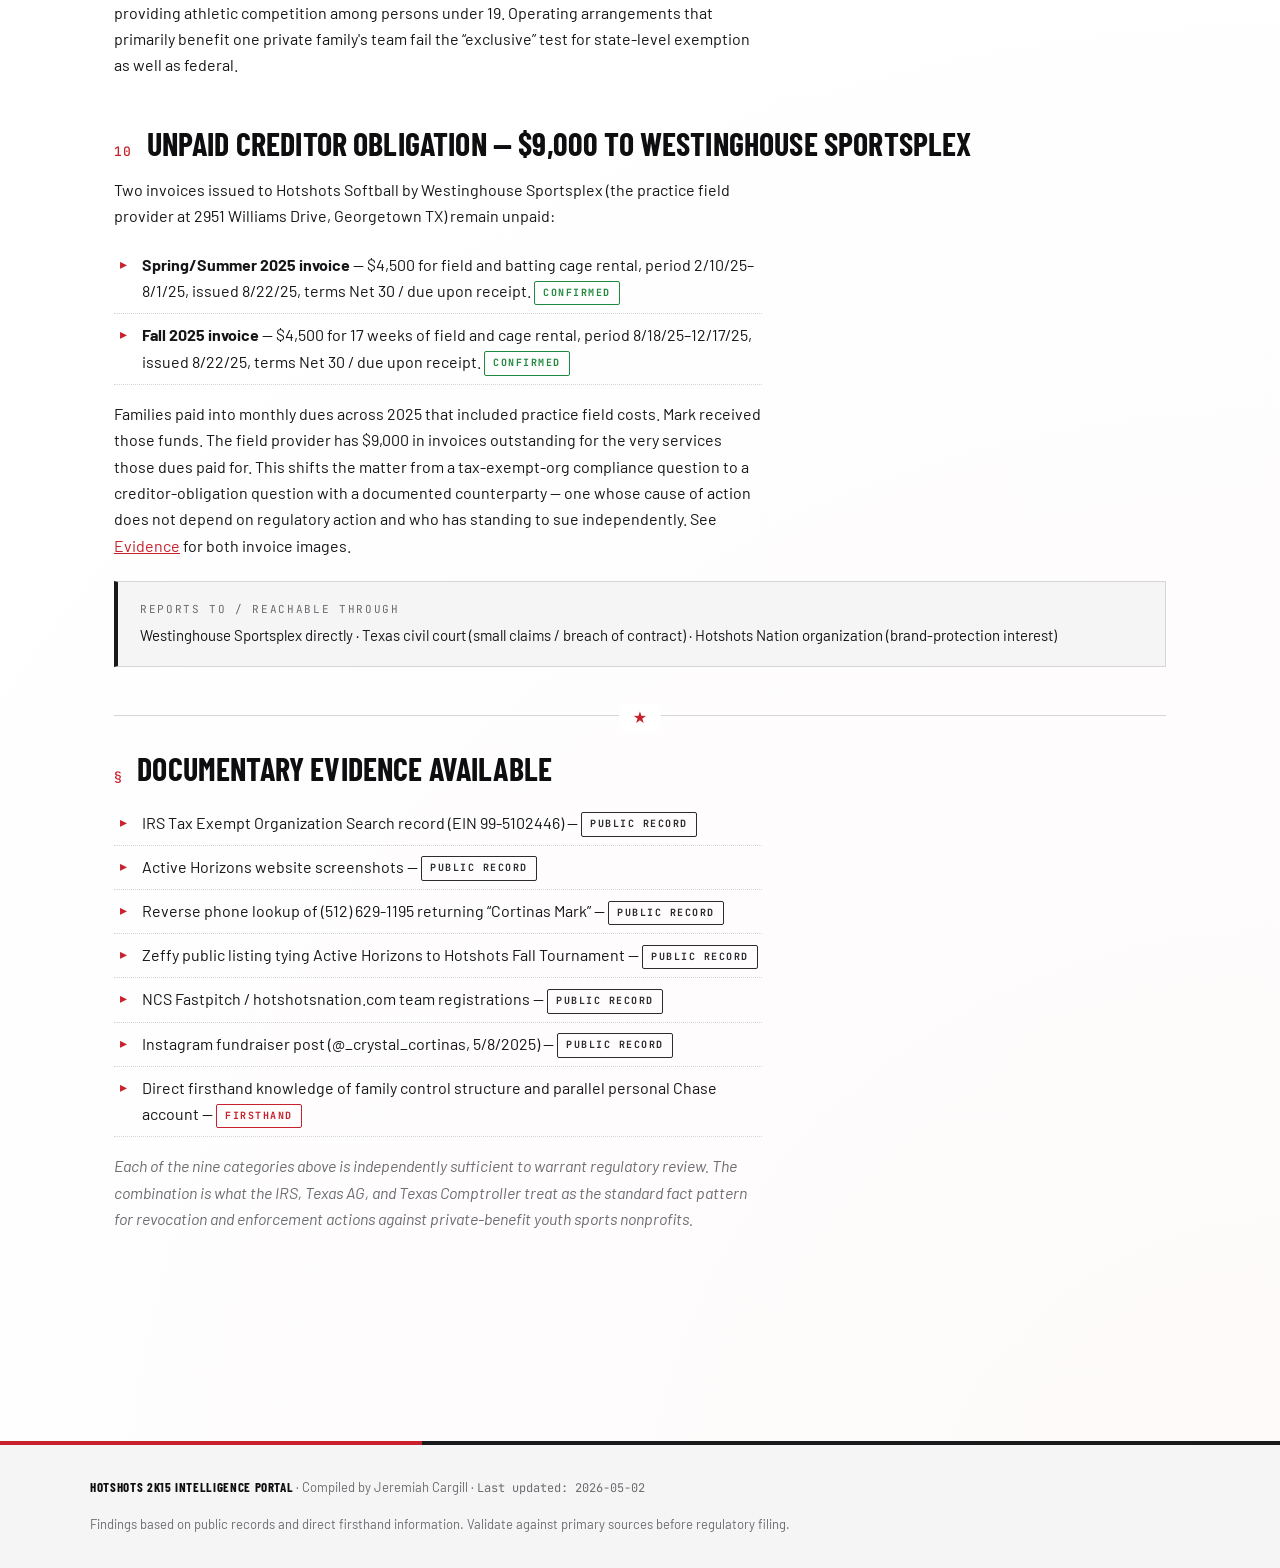
<file: executive-summary.html>
<!doctype html>
<html lang="en">
<head>
<!-- Google tag (gtag.js) -->
<script async src="https://www.googletagmanager.com/gtag/js?id=G-R38X21D2PP"></script>
<script>
  window.dataLayer = window.dataLayer || [];
  function gtag(){dataLayer.push(arguments);}
  gtag('js', new Date());
  gtag('config', 'G-R38X21D2PP');
</script>
<meta charset="utf-8">
<meta name="viewport" content="width=device-width, initial-scale=1">
<meta name="robots" content="noindex">
<title>Executive Summary — Hotshots 2K15 Intelligence Portal</title>
<link rel="stylesheet" href="assets/styles.css">
</head>
<body>

<header class="dossier-header">
  <div class="dossier-header__inner">
    <a href="index.html" class="dossier-header__brand"><span>Hotshots 2K15 Intelligence Portal</span></a>
    <span class="dossier-header__case">Case File &middot; AHCTX&#8209;2025&#8209;001</span>
  </div>
</header>
<nav class="primary"><ul><li><a href="index.html">Dashboard</a></li><li><a href="executive-summary.html" class="active">Executive Summary</a></li><li><a href="entity-structure.html">Entity Structure</a></li><li><a href="financials.html">Financials</a></li><li><a href="behavioral-analysis.html">Behavioral Analysis</a></li><li><a href="timeline.html">Timeline</a></li><li><a href="communications.html">Communications</a></li><li><a href="evidence.html">Evidence</a></li><li><a href="discovery.html">Discovery</a></li><li><a href="regulatory-actions.html">Regulatory Actions</a></li></ul></nav>

<main class="dossier">
  <div class="page-head">
    <div class="page-head__kicker">Filing-Ready Findings</div>
    <h1>501(c)(3) Noncompliance &mdash; Nine Findings</h1>
    <p class="page-head__lede">Active Horizons of Central Texas Youth Sports Initiative (EIN 99&#8209;5102446) exhibits a structural and operational pattern inconsistent with multiple core requirements of federal tax-exempt status. Each finding below is independently sufficient for regulatory review.</p>
  </div>
  
    <section class="block">
      <h2 class="section-title" data-num="00">Bottom Line</h2>
      <p>The 501(c)(3) is operated by the immediate family of a coach whose private team is its primary beneficiary. The organization's public-facing contact number is the coach's personal mobile. Its IRS classification (NTEE&nbsp;O12 &mdash; <em>Fund Raising</em>) treats it as a money-moving entity, not a youth sports program. It files only the 990-N e-Postcard, which discloses no financial detail.</p>
      <p>Across the 2025 two-season reconciliation, families paid <strong>$24,400</strong> through dues and team-executed fundraisers. Of that, only <strong>$9,000</strong> was actually paid out (tournament entry fees). The other documented obligation &mdash; <strong>$9,000</strong> in field rental owed to Westinghouse Sportsplex &mdash; remains <strong>unpaid</strong>, despite families having paid into dues that included field costs. <strong>Estimated net retained by Mark Cortinas: $15,400.</strong></p>
      <p>Each finding below is mapped to the regulator with jurisdiction. See <a href="regulatory-actions.html">Regulatory Actions</a> for filing instructions.</p>
    </section>

    <section class="block">
      <h2 class="section-title" data-num="01">Private Inurement</h2>
      <p><strong>IRC &sect;501(c)(3) flat prohibition.</strong> A 501(c)(3) cannot allow earnings to inure to insiders. Mark Cortinas's mother and sister control the nonprofit; the nonprofit's fundraising directly benefits Mark Cortinas's coached team. Funds raised in the nonprofit's name flow to the financial benefit of an insider's family operation. <strong>Private inurement has no de minimis exception</strong> &mdash; a single qualifying instance can revoke exempt status.</p>
      <div class="callout"><div class="callout__head">Reports to</div><div class="callout__body">IRS Form 13909 &middot; Texas AG Charitable Trust</div></div>
    </section>

    <section class="block">
      <h2 class="section-title" data-num="02">Private Benefit Doctrine</h2>
      <p>A 501(c)(3) cannot exist primarily to benefit a specific individual, family, or single team. The publicly documented activity of Active Horizons &mdash; hosting Hotshots tournaments, facilitating fundraising for the Cortinas-coached team &mdash; indicates the org's primary beneficiary is one private team controlled by the same family that controls the nonprofit.</p>
    </section>

    <section class="block">
      <h2 class="section-title" data-num="03">Alter Ego &middot; Operational Control by an Insider</h2>
      <p>The nonprofit's only published phone number, <span class="mono">(512)&nbsp;629-1195</span>, resolves on reverse lookup to Mark Cortinas's personal AT&amp;T Wireless mobile. The coach is the operational point of contact for the charity that fundraises for his team. <strong>This is the textbook IRS fact pattern for an &ldquo;alter ego&rdquo; nonprofit</strong> &mdash; nominally held in family members' names, actually run by the insider beneficiary. Alter ego status is grounds for revocation.</p>
      <div class="pull">If the nonprofit's phone rings to the coach's personal mobile, then donors, vendors, and regulators reach the beneficiary directly &mdash; not the nominal officers.</div>
    </section>

    <section class="block">
      <h2 class="section-title" data-num="04">Governance Opacity</h2>
      <p>The organization's public website (<a href="https://ahctx.org" target="_blank" rel="noopener">ahctx.org</a>) lists no officers, no directors, no board, no bylaws, no annual report, no financial information. The only public-facing identifiers are an Instagram handle, a Facebook icon, the coach's phone number, and a generic info@ email. This falls below baseline transparency expected of a public charity.</p>
    </section>

    <section class="block">
      <h2 class="section-title" data-num="05">Filing-Tier Concealment</h2>
      <p>The organization files only IRS Form 990-N (e-Postcard), which discloses no income, expenses, officer compensation, programs, or related-party transactions. While 990-N is permitted for orgs under $50K gross receipts, the cumulative fundraising activity reported by families &mdash; $10K+ in six months from <em>one team alone</em>, plus tournament hosting, plus monthly dues collection &mdash; raises a substantive question whether the org legitimately qualifies for the 990-N tier or whether revenue is being structurally fragmented to stay under reporting thresholds.</p>
    </section>

    <section class="block">
      <h2 class="section-title" data-num="06">NTEE Misclassification</h2>
      <p>The IRS classifies Active Horizons under NTEE code <span class="mono">O12 &mdash; &ldquo;Fund Raising and/or Fund Distribution.&rdquo;</span> A legitimate youth sports development charity belongs under <span class="mono">N60&ndash;N69</span> (Recreation/Sports/Athletics). The classification confirms the entity's function in IRS records is moving money &mdash; not developing youth athletes &mdash; inconsistent with the educational/charitable purpose 501(c)(3) requires for sports organizations.</p>
    </section>

    <section class="block">
      <h2 class="section-title" data-num="07">Form 1023 Disclosure Issue (Probable)</h2>
      <p>Form 1023 (the original 501(c)(3) application) requires disclosure of family relationships among officers, directors, and key insiders, and disclosure of who controls the organization. If the original application did not disclose that the controlling family is the immediate family of the coach whose team is the primary beneficiary, that is a separate compliance violation independent of the operational concerns above. Form 1023 is obtainable via <a href="regulatory-actions.html">IRS Form 4506-A</a>.</p>
    </section>

    <section class="block">
      <h2 class="section-title" data-num="08">Co-mingling Across Three Money Rails</h2>
      <p>Per direct firsthand reporting from inside the team, family payments are accepted across:</p>
      <ul class="findings">
        <li>The for-profit Hotshots organization brand</li>
        <li>The Active Horizons 501(c)(3)</li>
        <li>A personal Chase account in the coach's name (Venmo-linked)</li>
      </ul>
      <p>Co-mingling charitable funds with personal accounts is a fundamental fiduciary violation regardless of intent, and is sufficient grounds for IRS, Texas AG, and Texas Comptroller scrutiny on its own.</p>
    </section>

    <section class="block">
      <h2 class="section-title" data-num="09">Texas State-Level Exemption Risk</h2>
      <p>Texas Comptroller rules require a youth sports tax-exempt org to be engaged <em>exclusively</em> in providing athletic competition among persons under 19. Operating arrangements that primarily benefit one private family's team fail the &ldquo;exclusive&rdquo; test for state-level exemption as well as federal.</p>
    </section>

    <section class="block">
      <h2 class="section-title" data-num="10">Unpaid Creditor Obligation &mdash; $9,000 to Westinghouse Sportsplex</h2>
      <p>Two invoices issued to Hotshots Softball by Westinghouse Sportsplex (the practice field provider at 2951 Williams Drive, Georgetown TX) remain unpaid:</p>
      <ul class="findings">
        <li><strong>Spring/Summer 2025 invoice</strong> &mdash; $4,500 for field and batting cage rental, period 2/10/25&ndash;8/1/25, issued 8/22/25, terms Net 30 / due upon receipt. <span class="stamp stamp--confirmed">Confirmed</span></li>
        <li><strong>Fall 2025 invoice</strong> &mdash; $4,500 for 17 weeks of field and cage rental, period 8/18/25&ndash;12/17/25, issued 8/22/25, terms Net 30 / due upon receipt. <span class="stamp stamp--confirmed">Confirmed</span></li>
      </ul>
      <p>Families paid into monthly dues across 2025 that included practice field costs. Mark received those funds. The field provider has $9,000 in invoices outstanding for the very services those dues paid for. This shifts the matter from a tax-exempt-org compliance question to a creditor-obligation question with a documented counterparty &mdash; one whose cause of action does not depend on regulatory action and who has standing to sue independently. See <a href="evidence.html">Evidence</a> for both invoice images.</p>
      <div class="callout"><div class="callout__head">Reports to / Reachable through</div><div class="callout__body">Westinghouse Sportsplex directly &middot; Texas civil court (small claims / breach of contract) &middot; Hotshots Nation organization (brand-protection interest)</div></div>
    </section>

    <hr class="archive">

    <section class="block">
      <h2 class="section-title" data-num="&sect;">Documentary Evidence Available</h2>
      <ul class="findings">
        <li>IRS Tax Exempt Organization Search record (EIN 99-5102446) &mdash; <span class="stamp stamp--public">Public Record</span></li>
        <li>Active Horizons website screenshots &mdash; <span class="stamp stamp--public">Public Record</span></li>
        <li>Reverse phone lookup of (512)&nbsp;629-1195 returning &ldquo;Cortinas Mark&rdquo; &mdash; <span class="stamp stamp--public">Public Record</span></li>
        <li>Zeffy public listing tying Active Horizons to Hotshots Fall Tournament &mdash; <span class="stamp stamp--public">Public Record</span></li>
        <li>NCS Fastpitch / hotshotsnation.com team registrations &mdash; <span class="stamp stamp--public">Public Record</span></li>
        <li>Instagram fundraiser post (@_crystal_cortinas, 5/8/2025) &mdash; <span class="stamp stamp--public">Public Record</span></li>
        <li>Direct firsthand knowledge of family control structure and parallel personal Chase account &mdash; <span class="stamp stamp--firsthand">Firsthand</span></li>
      </ul>
      <p class="muted"><em>Each of the nine categories above is independently sufficient to warrant regulatory review. The combination is what the IRS, Texas AG, and Texas Comptroller treat as the standard fact pattern for revocation and enforcement actions against private-benefit youth sports nonprofits.</em></p>
    </section>
  
</main>

<footer class="dossier-foot">
  <div class="dossier-foot__inner">
    <div>
      <strong>Hotshots 2K15 Intelligence Portal</strong> &middot;
      Compiled by Jeremiah Cargill &middot;
      <span class="mono">Last updated: 2026-05-02</span>
    </div>
    <div>
      Findings based on public records and direct firsthand information.
      Validate against primary sources before regulatory filing.
    </div>
  </div>
</footer>

<script>
(function(){
  var n=document.querySelector('nav.primary');
  var ul=n&&n.querySelector('ul');
  if(!n||!ul)return;
  function chk(){var s=ul.scrollLeft+ul.clientWidth<ul.scrollWidth-2;n.classList.toggle('is-scrollable',s);}
  chk();ul.addEventListener('scroll',chk);window.addEventListener('resize',chk);
  // Auto-scroll active item into view
  var a=ul.querySelector('a.active');if(a){a.scrollIntoView({inline:'center',block:'nearest'});}
})();
</script>
</body>
</html>
</file>
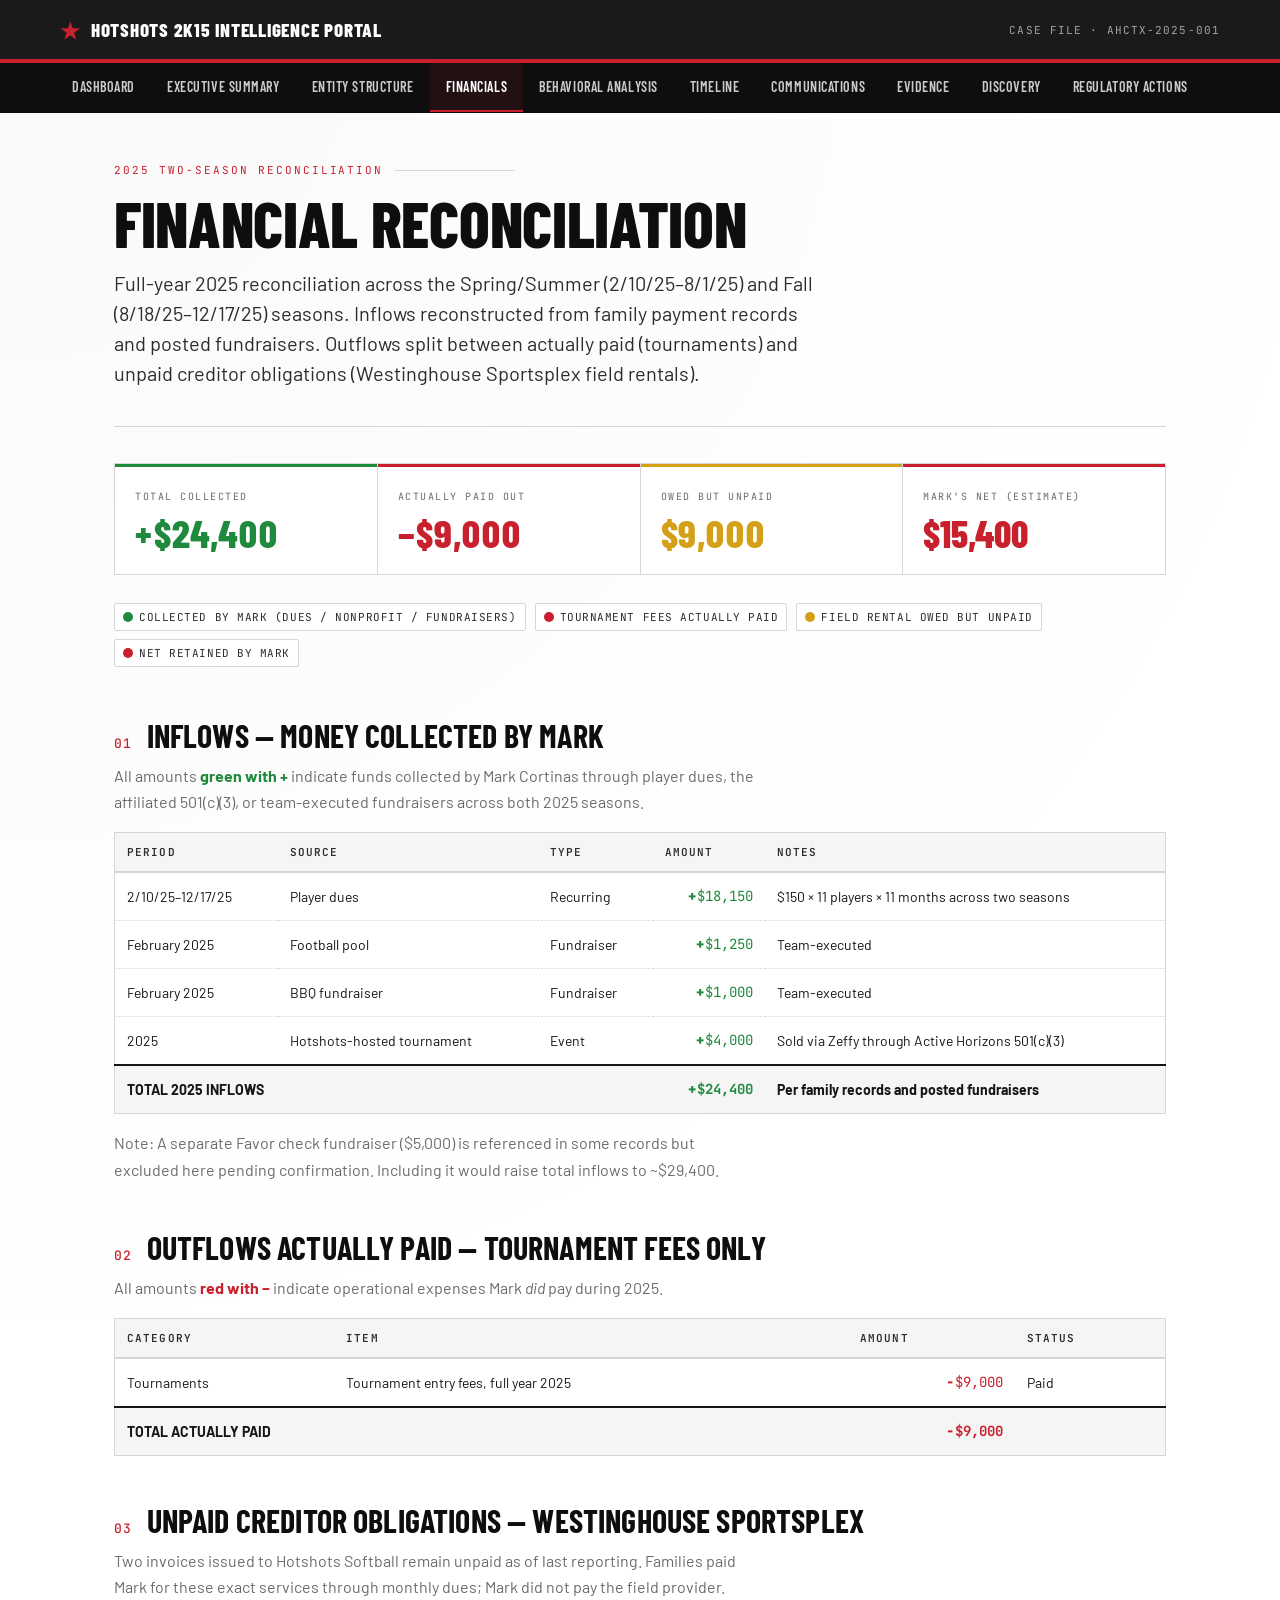
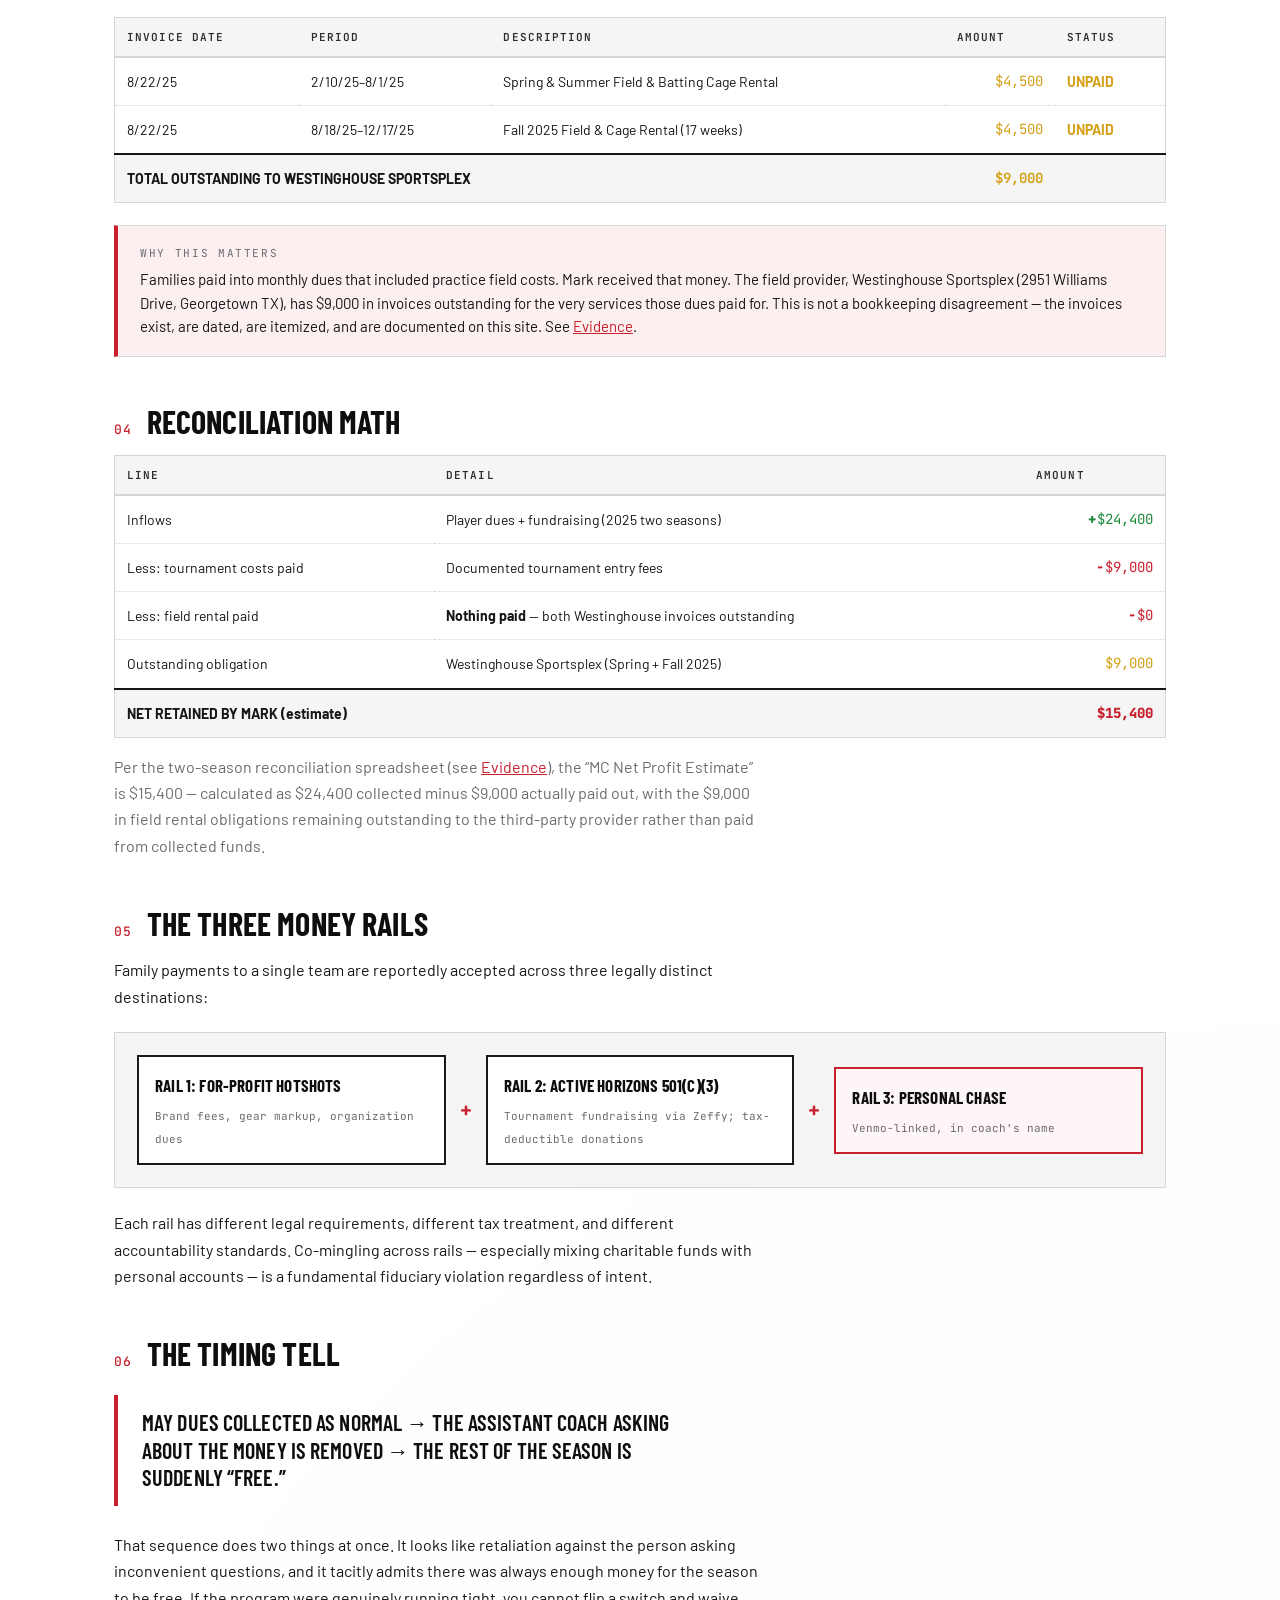
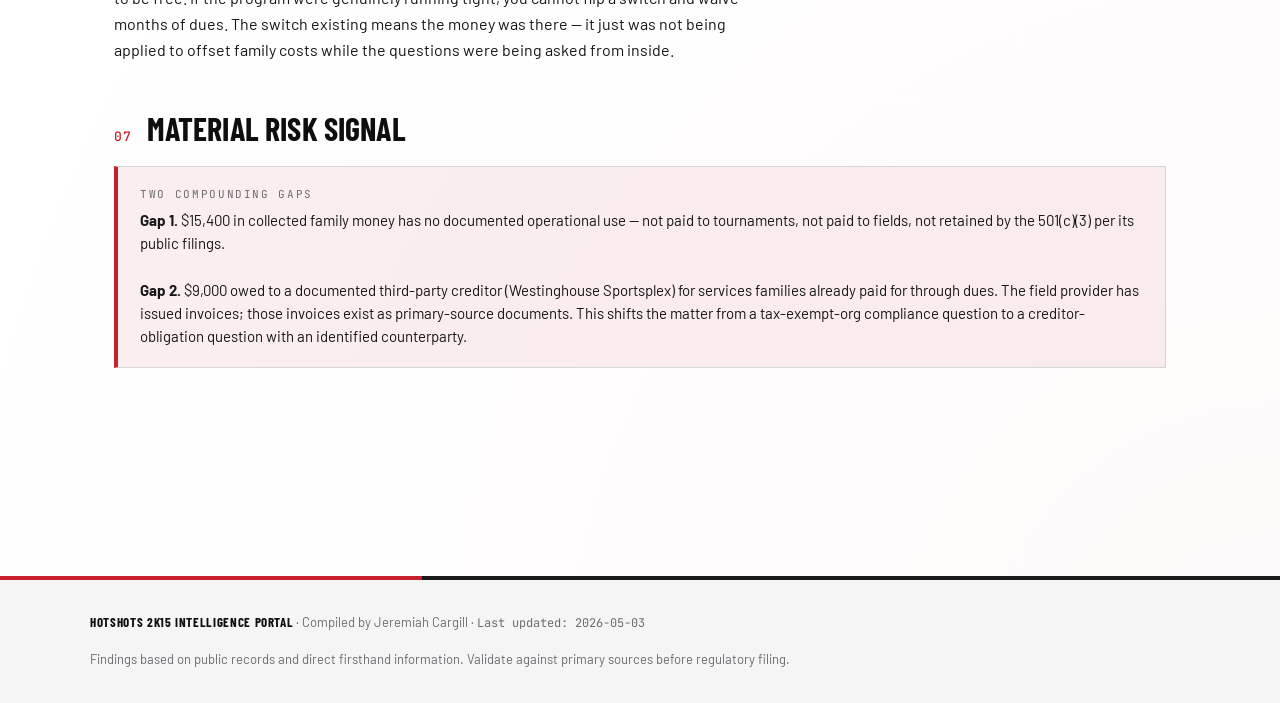
<file: financials.html>
<!doctype html>
<html lang="en">
<head>
<!-- Google tag (gtag.js) -->
<script async src="https://www.googletagmanager.com/gtag/js?id=G-R38X21D2PP"></script>
<script>
  window.dataLayer = window.dataLayer || [];
  function gtag(){dataLayer.push(arguments);}
  gtag('js', new Date());
  gtag('config', 'G-R38X21D2PP');
</script>
<meta charset="utf-8">
<meta name="viewport" content="width=device-width, initial-scale=1">
<meta name="robots" content="noindex">
<title>Financials — Hotshots 2K15 Intelligence Portal</title>
<link rel="stylesheet" href="assets/styles.css">
</head>
<body>

<header class="dossier-header">
  <div class="dossier-header__inner">
    <a href="index.html" class="dossier-header__brand"><span>Hotshots 2K15 Intelligence Portal</span></a>
    <span class="dossier-header__case">Case File &middot; AHCTX&#8209;2025&#8209;001</span>
  </div>
</header>
<nav class="primary"><ul><li><a href="index.html">Dashboard</a></li><li><a href="executive-summary.html">Executive Summary</a></li><li><a href="entity-structure.html">Entity Structure</a></li><li><a href="financials.html" class="active">Financials</a></li><li><a href="behavioral-analysis.html">Behavioral Analysis</a></li><li><a href="timeline.html">Timeline</a></li><li><a href="communications.html">Communications</a></li><li><a href="evidence.html">Evidence</a></li><li><a href="discovery.html">Discovery</a></li><li><a href="regulatory-actions.html">Regulatory Actions</a></li></ul></nav>

<main class="dossier">
  <div class="page-head">
    <div class="page-head__kicker">2025 Two-Season Reconciliation</div>
    <h1>Financial Reconciliation</h1>
    <p class="page-head__lede">Full-year 2025 reconciliation across the Spring/Summer (2/10/25–8/1/25) and Fall (8/18/25–12/17/25) seasons. Inflows reconstructed from family payment records and posted fundraisers. Outflows split between actually paid (tournaments) and unpaid creditor obligations (Westinghouse Sportsplex field rentals).</p>
  </div>

  <section class="block">
    <div class="stat-strip">
      <div class="stat stat--in">
        <div class="stat__label">Total Collected</div>
        <div class="stat__value money--in">$24,400</div>
      </div>
      <div class="stat stat--out">
        <div class="stat__label">Actually Paid Out</div>
        <div class="stat__value money--out">$9,000</div>
      </div>
      <div class="stat stat--gap">
        <div class="stat__label">Owed but Unpaid</div>
        <div class="stat__value money--gap">$9,000</div>
      </div>
      <div class="stat" style="border-top: 3px solid var(--red) !important;">
        <div class="stat__label">Mark's Net (Estimate)</div>
        <div class="stat__value" style="color: var(--red);">$15,400</div>
      </div>
    </div>
    <div style="margin-top:14px;">
      <span class="legend-chip"><span class="legend-chip__swatch legend-chip__swatch--in"></span>Collected by Mark (dues / nonprofit / fundraisers)</span>
      <span class="legend-chip"><span class="legend-chip__swatch legend-chip__swatch--out"></span>Tournament fees actually paid</span>
      <span class="legend-chip"><span class="legend-chip__swatch legend-chip__swatch--gap"></span>Field rental owed but unpaid</span>
      <span class="legend-chip"><span class="legend-chip__swatch" style="background:var(--red);"></span>Net retained by Mark</span>
    </div>
  </section>

  <section class="block">
    <h2 class="section-title" data-num="01">Inflows &mdash; Money Collected by Mark</h2>
    <p class="muted" style="margin-top:-6px;">All amounts <span style="color:var(--money-in);font-weight:700;">green with +</span> indicate funds collected by Mark Cortinas through player dues, the affiliated 501(c)(3), or team-executed fundraisers across both 2025 seasons.</p>
    <table class="ledger">
      <thead>
        <tr><th>Period</th><th>Source</th><th>Type</th><th>Amount</th><th>Notes</th></tr>
      </thead>
      <tbody>
        <tr><td>2/10/25&ndash;12/17/25</td><td>Player dues</td><td>Recurring</td><td class="num money--in">$18,150</td><td>$150 &times; 11 players &times; 11 months across two seasons</td></tr>
        <tr><td>February 2025</td><td>Football pool</td><td>Fundraiser</td><td class="num money--in">$1,250</td><td>Team-executed</td></tr>
        <tr><td>February 2025</td><td>BBQ fundraiser</td><td>Fundraiser</td><td class="num money--in">$1,000</td><td>Team-executed</td></tr>
        <tr><td>2025</td><td>Hotshots-hosted tournament</td><td>Event</td><td class="num money--in">$4,000</td><td>Sold via Zeffy through Active Horizons 501(c)(3)</td></tr>
      </tbody>
      <tfoot>
        <tr><td colspan="3"><strong>TOTAL 2025 INFLOWS</strong></td><td class="num money--in">$24,400</td><td>Per family records and posted fundraisers</td></tr>
      </tfoot>
    </table>
    <p class="muted">Note: A separate Favor check fundraiser ($5,000) is referenced in some records but excluded here pending confirmation. Including it would raise total inflows to ~$29,400.</p>
  </section>

  <section class="block">
    <h2 class="section-title" data-num="02">Outflows Actually Paid &mdash; Tournament Fees Only</h2>
    <p class="muted" style="margin-top:-6px;">All amounts <span style="color:var(--money-out);font-weight:700;">red with &minus;</span> indicate operational expenses Mark <em>did</em> pay during 2025.</p>
    <table class="ledger">
      <thead>
        <tr><th>Category</th><th>Item</th><th>Amount</th><th>Status</th></tr>
      </thead>
      <tbody>
        <tr><td>Tournaments</td><td>Tournament entry fees, full year 2025</td><td class="num money--out">$9,000</td><td>Paid</td></tr>
      </tbody>
      <tfoot>
        <tr><td colspan="2"><strong>TOTAL ACTUALLY PAID</strong></td><td class="num money--out">$9,000</td><td></td></tr>
      </tfoot>
    </table>
  </section>

  <section class="block">
    <h2 class="section-title" data-num="03">Unpaid Creditor Obligations &mdash; Westinghouse Sportsplex</h2>
    <p class="muted" style="margin-top:-6px;">Two invoices issued to Hotshots Softball remain unpaid as of last reporting. Families paid Mark for these exact services through monthly dues; Mark did not pay the field provider.</p>
    <table class="ledger">
      <thead>
        <tr><th>Invoice Date</th><th>Period</th><th>Description</th><th>Amount</th><th>Status</th></tr>
      </thead>
      <tbody>
        <tr><td>8/22/25</td><td>2/10/25&ndash;8/1/25</td><td>Spring &amp; Summer Field &amp; Batting Cage Rental</td><td class="num money--gap">$4,500</td><td><strong style="color:var(--money-gap);">UNPAID</strong></td></tr>
        <tr><td>8/22/25</td><td>8/18/25&ndash;12/17/25</td><td>Fall 2025 Field &amp; Cage Rental (17 weeks)</td><td class="num money--gap">$4,500</td><td><strong style="color:var(--money-gap);">UNPAID</strong></td></tr>
      </tbody>
      <tfoot>
        <tr><td colspan="3"><strong>TOTAL OUTSTANDING TO WESTINGHOUSE SPORTSPLEX</strong></td><td class="num money--gap">$9,000</td><td></td></tr>
      </tfoot>
    </table>
    <div class="callout callout--alarm">
      <div class="callout__head">Why this matters</div>
      <div class="callout__body">
        Families paid into monthly dues that included practice field costs. Mark received that money. The field provider, Westinghouse Sportsplex (2951 Williams Drive, Georgetown TX), has $9,000 in invoices outstanding for the very services those dues paid for. This is not a bookkeeping disagreement &mdash; the invoices exist, are dated, are itemized, and are documented on this site. See <a href="evidence.html">Evidence</a>.
      </div>
    </div>
  </section>

  <section class="block">
    <h2 class="section-title" data-num="04">Reconciliation Math</h2>
    <table class="ledger">
      <thead>
        <tr><th>Line</th><th>Detail</th><th>Amount</th></tr>
      </thead>
      <tbody>
        <tr><td>Inflows</td><td>Player dues + fundraising (2025 two seasons)</td><td class="num money--in">$24,400</td></tr>
        <tr><td>Less: tournament costs paid</td><td>Documented tournament entry fees</td><td class="num money--out">$9,000</td></tr>
        <tr><td>Less: field rental paid</td><td><strong>Nothing paid</strong> &mdash; both Westinghouse invoices outstanding</td><td class="num money--out">$0</td></tr>
        <tr><td>Outstanding obligation</td><td>Westinghouse Sportsplex (Spring + Fall 2025)</td><td class="num money--gap">$9,000</td></tr>
      </tbody>
      <tfoot>
        <tr><td colspan="2"><strong>NET RETAINED BY MARK (estimate)</strong></td><td class="num" style="color:var(--red);font-weight:800;">$15,400</td></tr>
      </tfoot>
    </table>
    <p class="muted">Per the two-season reconciliation spreadsheet (see <a href="evidence.html">Evidence</a>), the &ldquo;MC Net Profit Estimate&rdquo; is $15,400 &mdash; calculated as $24,400 collected minus $9,000 actually paid out, with the $9,000 in field rental obligations remaining outstanding to the third-party provider rather than paid from collected funds.</p>
  </section>

  <section class="block">
    <h2 class="section-title" data-num="05">The Three Money Rails</h2>
    <p>Family payments to a single team are reportedly accepted across three legally distinct destinations:</p>
    <div class="flow">
      <div class="flow__row">
        <div class="flow__node">
          <strong>Rail 1: For-profit Hotshots</strong>
          <small>Brand fees, gear markup, organization dues</small>
        </div>
        <div class="flow__arrow">+</div>
        <div class="flow__node">
          <strong>Rail 2: Active Horizons 501(c)(3)</strong>
          <small>Tournament fundraising via Zeffy; tax-deductible donations</small>
        </div>
        <div class="flow__arrow">+</div>
        <div class="flow__node flow__node--alarm">
          <strong>Rail 3: Personal Chase</strong>
          <small>Venmo-linked, in coach's name</small>
        </div>
      </div>
    </div>
    <p>Each rail has different legal requirements, different tax treatment, and different accountability standards. Co-mingling across rails &mdash; especially mixing charitable funds with personal accounts &mdash; is a fundamental fiduciary violation regardless of intent.</p>
  </section>

  <section class="block">
    <h2 class="section-title" data-num="06">The Timing Tell</h2>
    <div class="pull">May dues collected as normal &rarr; the assistant coach asking about the money is removed &rarr; the rest of the season is suddenly &ldquo;free.&rdquo;</div>
    <p>That sequence does two things at once. It looks like retaliation against the person asking inconvenient questions, and it tacitly admits there was always enough money for the season to be free. If the program were genuinely running tight, you cannot flip a switch and waive months of dues. The switch existing means the money was there &mdash; it just was not being applied to offset family costs while the questions were being asked from inside.</p>
  </section>

  <section class="block">
    <h2 class="section-title" data-num="07">Material Risk Signal</h2>
    <div class="callout callout--alarm">
      <div class="callout__head">Two compounding gaps</div>
      <div class="callout__body">
        <strong>Gap 1.</strong> $15,400 in collected family money has no documented operational use &mdash; not paid to tournaments, not paid to fields, not retained by the 501(c)(3) per its public filings.<br><br>
        <strong>Gap 2.</strong> $9,000 owed to a documented third-party creditor (Westinghouse Sportsplex) for services families already paid for through dues. The field provider has issued invoices; those invoices exist as primary-source documents. This shifts the matter from a tax-exempt-org compliance question to a creditor-obligation question with an identified counterparty.
      </div>
    </div>
  </section>
</main>

<footer class="dossier-foot">
  <div class="dossier-foot__inner">
    <div>
      <strong>Hotshots 2K15 Intelligence Portal</strong> &middot;
      Compiled by Jeremiah Cargill &middot;
      <span class="mono">Last updated: 2026-05-03</span>
    </div>
    <div>
      Findings based on public records and direct firsthand information.
      Validate against primary sources before regulatory filing.
    </div>
  </div>
</footer>

<script>
(function(){
  var n=document.querySelector('nav.primary');
  var ul=n&&n.querySelector('ul');
  if(!n||!ul)return;
  function chk(){var s=ul.scrollLeft+ul.clientWidth<ul.scrollWidth-2;n.classList.toggle('is-scrollable',s);}
  chk();ul.addEventListener('scroll',chk);window.addEventListener('resize',chk);
  var a=ul.querySelector('a.active');if(a){a.scrollIntoView({inline:'center',block:'nearest'});}
})();
</script>
</body>
</html>
</file>
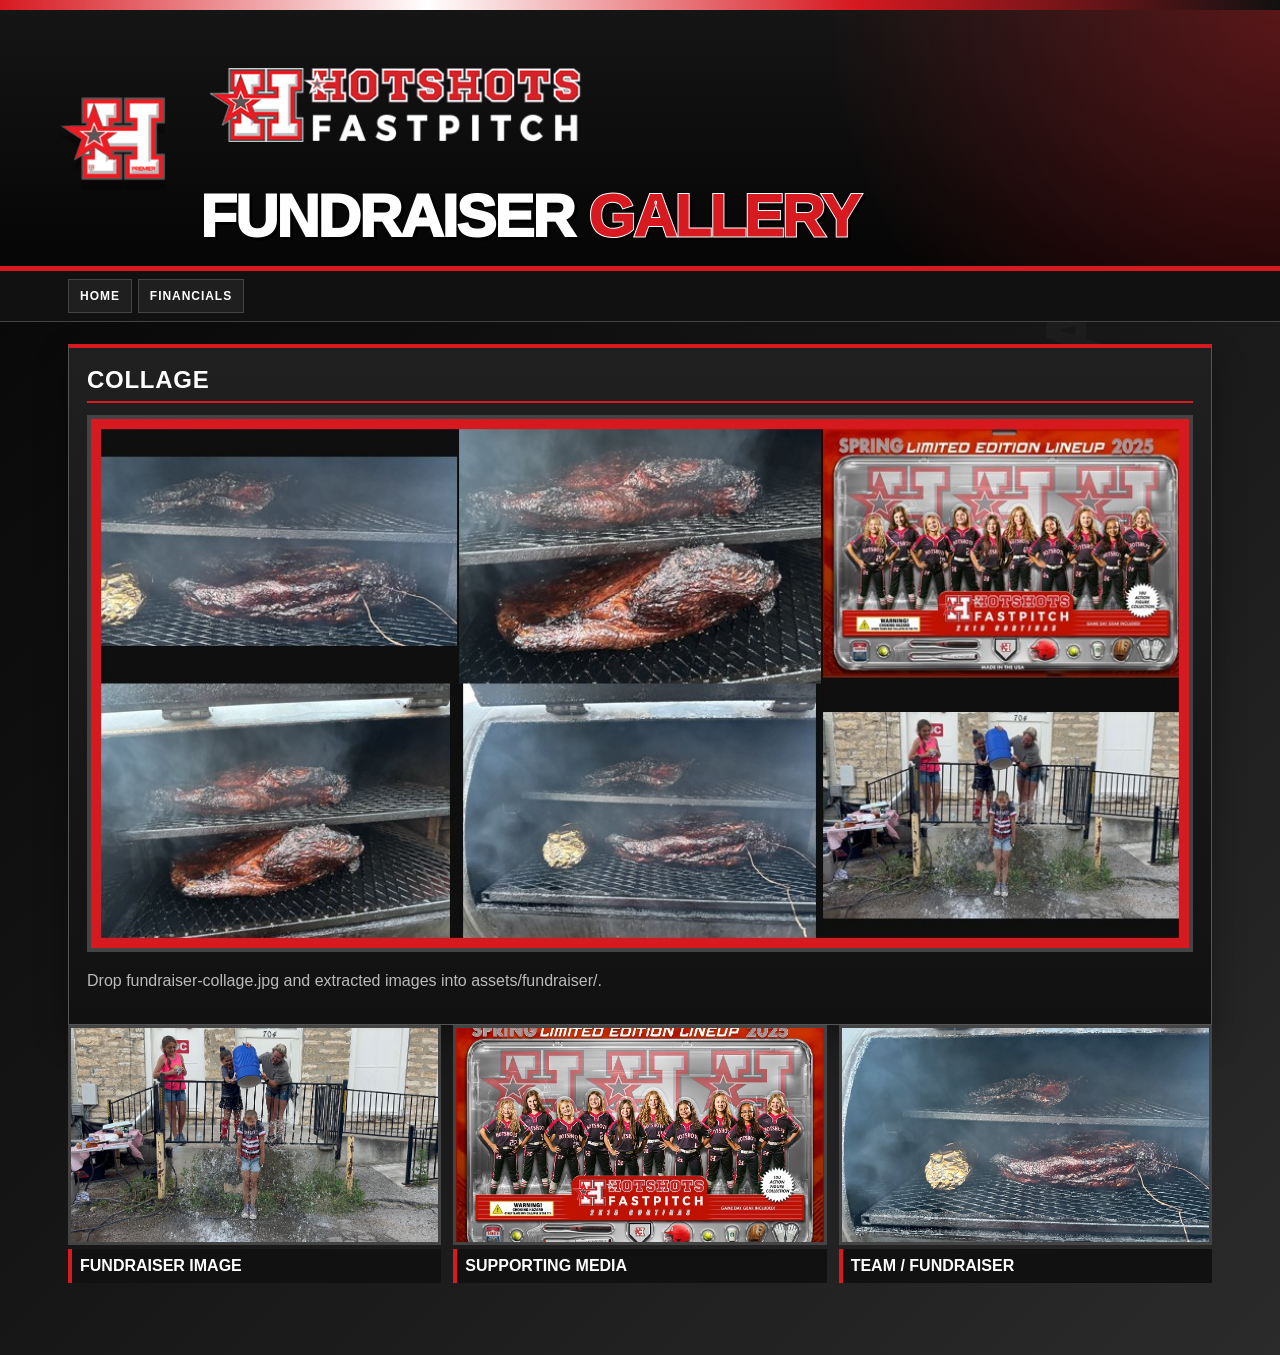
<file: fundraiser-gallery.html>
<!doctype html><html><head>
<!-- Google tag (gtag.js) -->
<script async src="https://www.googletagmanager.com/gtag/js?id=G-R38X21D2PP"></script>
<script>
  window.dataLayer = window.dataLayer || [];
  function gtag(){dataLayer.push(arguments);}
  gtag('js', new Date());
  gtag('config', 'G-R38X21D2PP');
</script><meta charset="utf-8"><meta name="viewport" content="width=device-width,initial-scale=1"><title>Gallery</title><link rel="stylesheet" href="css/portal.css"></head><body><div class="brand-strip"></div><header><div class="hero"><img class="hero-logo" src="assets/brand/hotshots-h-logo.png"><div><img class="wordmark" src="assets/brand/hotshots-wordmark.png"><h1 class="title">Fundraiser <span>Gallery</span></h1></div></div></header><nav class="nav"><div class="nav-inner"><a href="index.html">Home</a><a href="financials.html">Financials</a></div></nav><main><div class="card"><h2>Collage</h2><img src="assets/fundraiser/fundraiser-collage.jpg" style="width:100%;border:4px solid #444;background:#111"><p class="muted">Drop fundraiser-collage.jpg and extracted images into assets/fundraiser/.</p></div><div class="gallery"><div><img src="assets/fundraiser/IMG_5069.JPG"><div class="caption">Fundraiser Image</div></div><div><img src="assets/fundraiser/F8A2BC20-CE4C-4061-9B7E-4417333B255D.JPG"><div class="caption">Supporting Media</div></div><div><img src="assets/fundraiser/0_h79Ud018svc1sgl5m75t9p4o_qy7bee.JPG"><div class="caption">Team / Fundraiser</div></div></div></main></body></html>
</file>
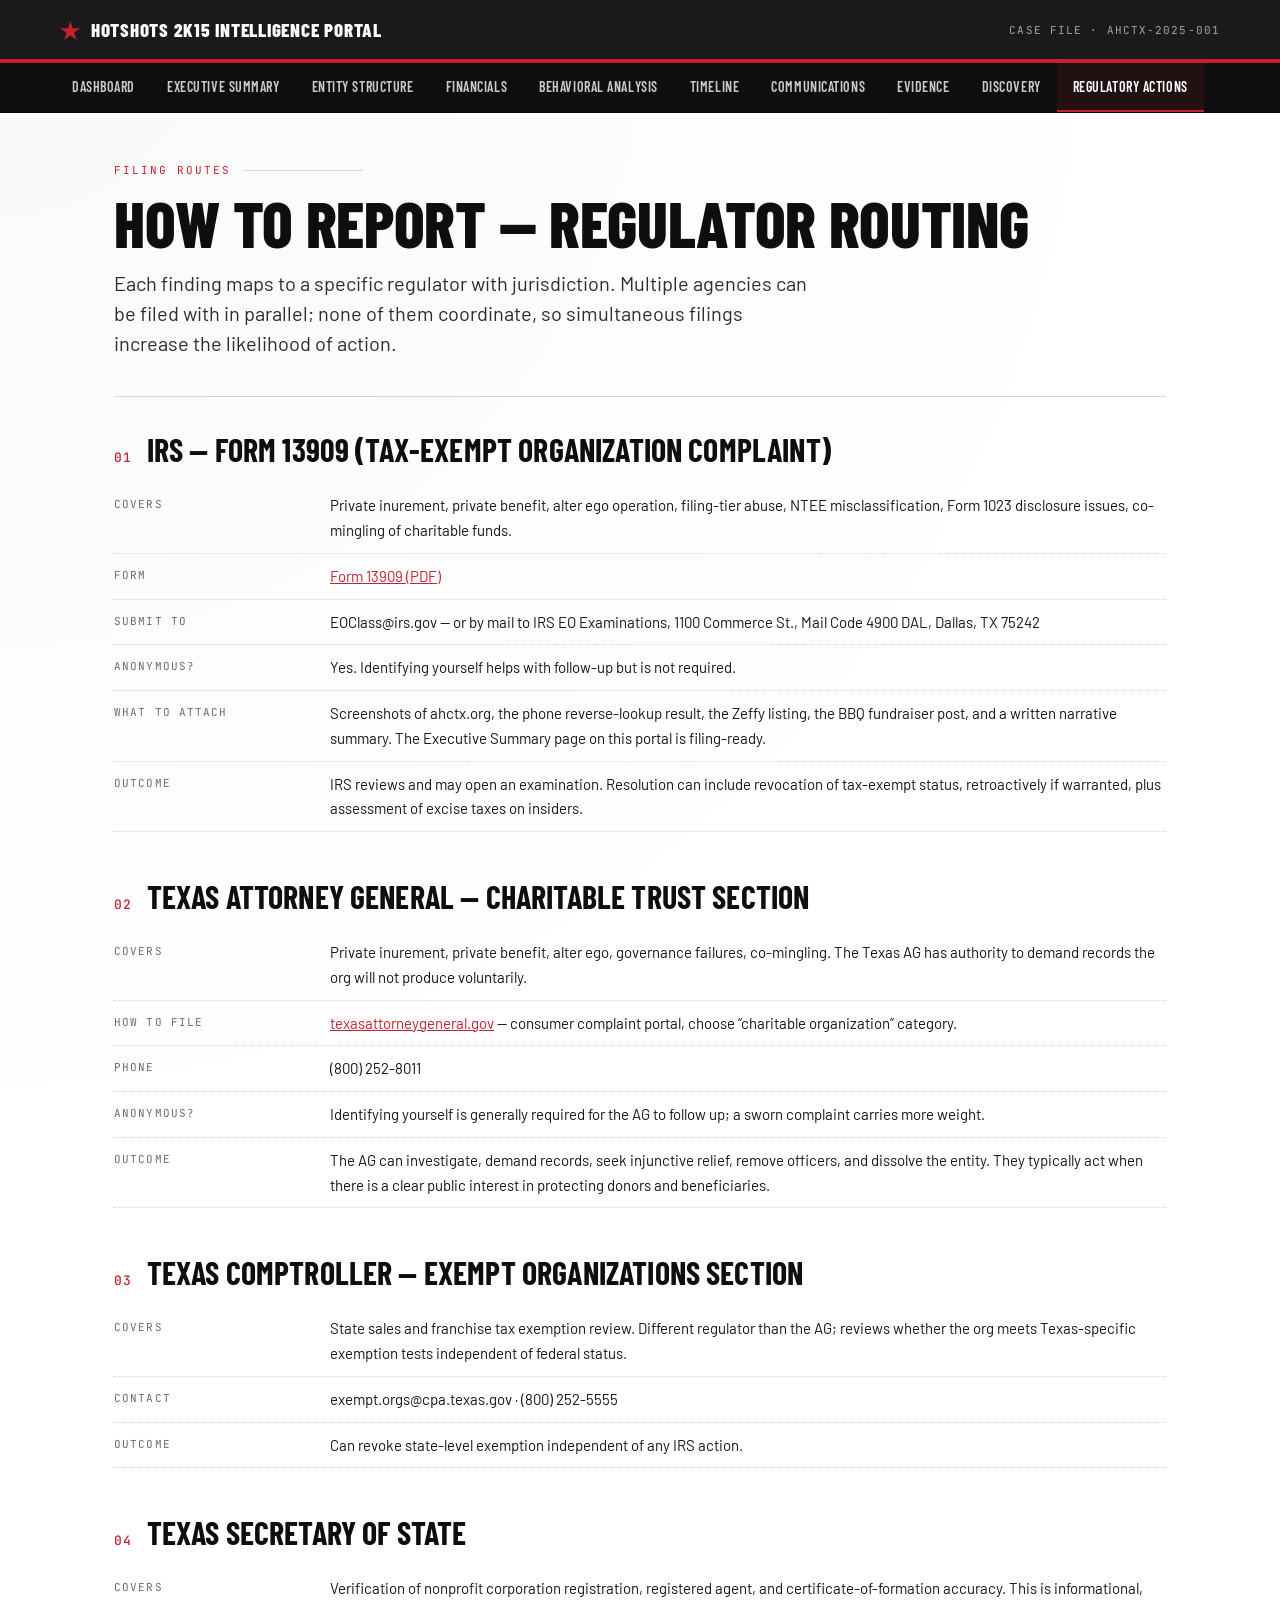
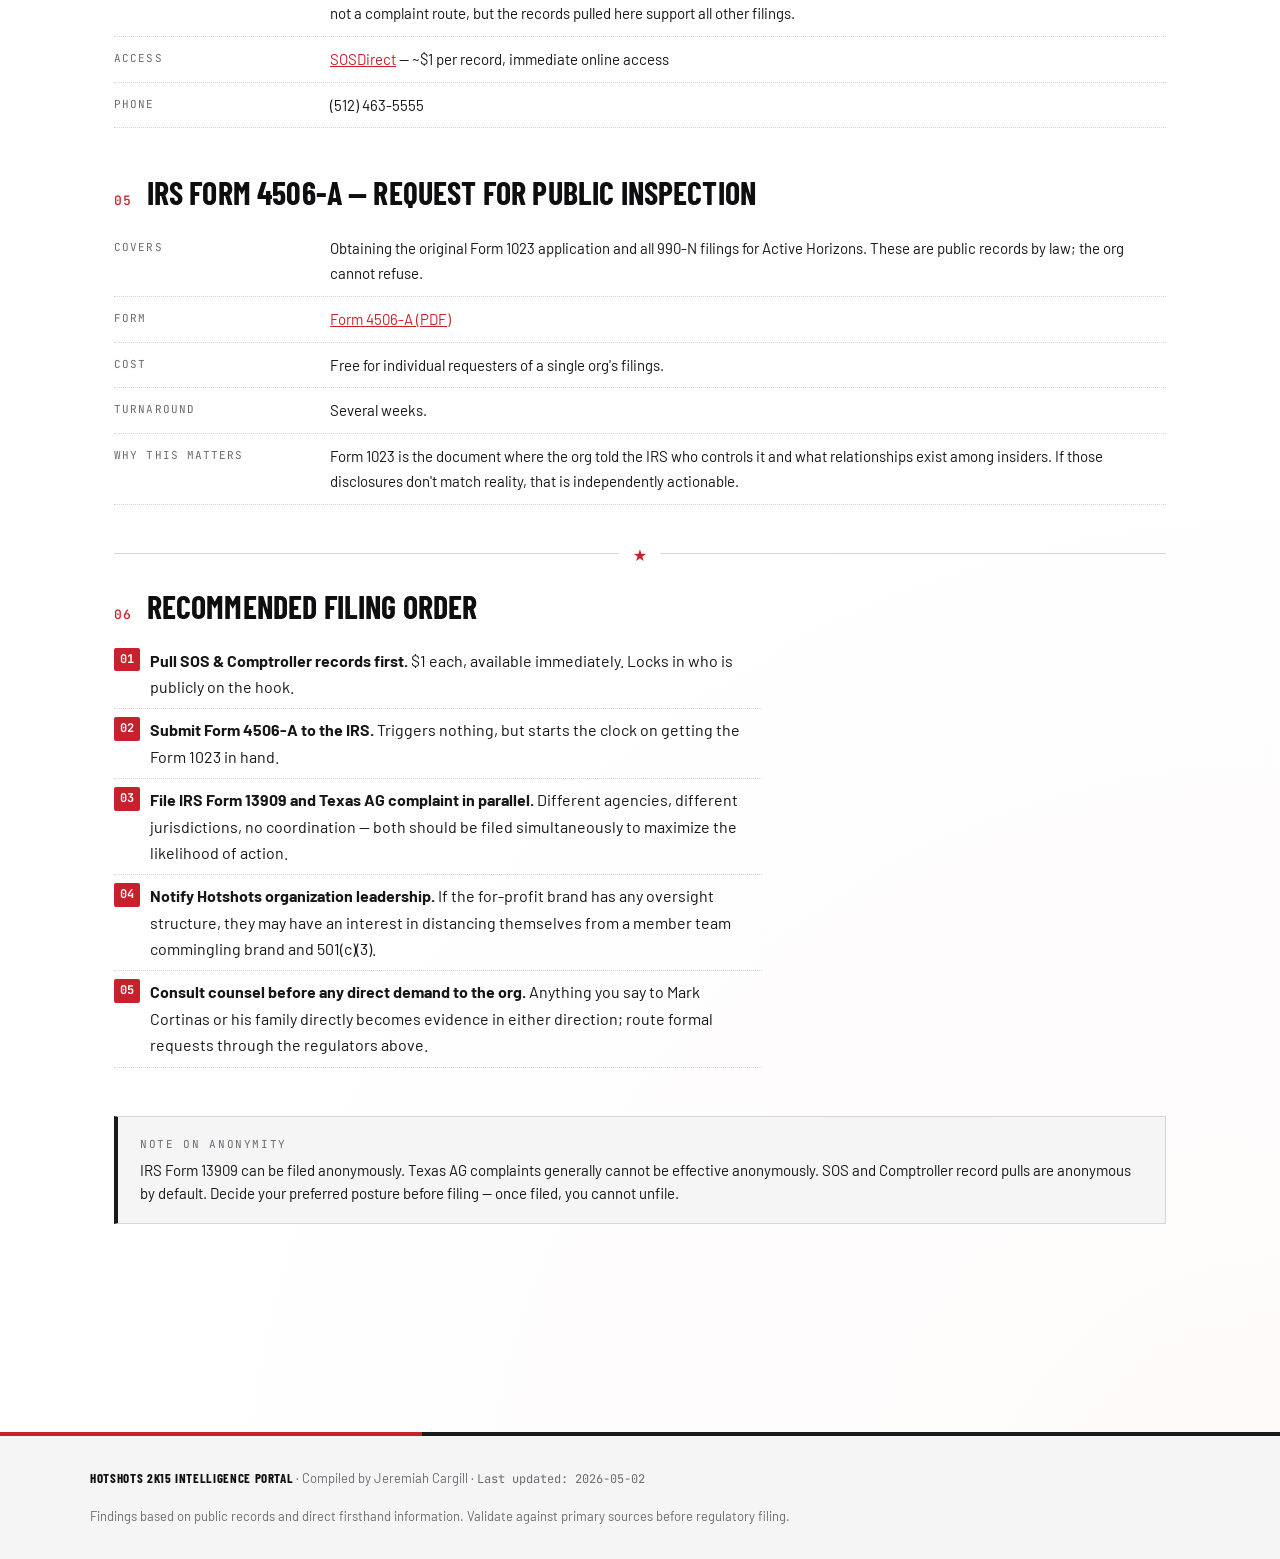
<file: regulatory-actions.html>
<!doctype html>
<html lang="en">
<head>
<!-- Google tag (gtag.js) -->
<script async src="https://www.googletagmanager.com/gtag/js?id=G-R38X21D2PP"></script>
<script>
  window.dataLayer = window.dataLayer || [];
  function gtag(){dataLayer.push(arguments);}
  gtag('js', new Date());
  gtag('config', 'G-R38X21D2PP');
</script>
<meta charset="utf-8">
<meta name="viewport" content="width=device-width, initial-scale=1">
<meta name="robots" content="noindex">
<title>Regulatory Actions — Hotshots 2K15 Intelligence Portal</title>
<link rel="stylesheet" href="assets/styles.css">
</head>
<body>

<header class="dossier-header">
  <div class="dossier-header__inner">
    <a href="index.html" class="dossier-header__brand"><span>Hotshots 2K15 Intelligence Portal</span></a>
    <span class="dossier-header__case">Case File &middot; AHCTX&#8209;2025&#8209;001</span>
  </div>
</header>
<nav class="primary"><ul><li><a href="index.html">Dashboard</a></li><li><a href="executive-summary.html">Executive Summary</a></li><li><a href="entity-structure.html">Entity Structure</a></li><li><a href="financials.html">Financials</a></li><li><a href="behavioral-analysis.html">Behavioral Analysis</a></li><li><a href="timeline.html">Timeline</a></li><li><a href="communications.html">Communications</a></li><li><a href="evidence.html">Evidence</a></li><li><a href="discovery.html">Discovery</a></li><li><a href="regulatory-actions.html" class="active">Regulatory Actions</a></li></ul></nav>

<main class="dossier">
  <div class="page-head">
    <div class="page-head__kicker">Filing Routes</div>
    <h1>How to Report &mdash; Regulator Routing</h1>
    <p class="page-head__lede">Each finding maps to a specific regulator with jurisdiction. Multiple agencies can be filed with in parallel; none of them coordinate, so simultaneous filings increase the likelihood of action.</p>
  </div>
  
    <section class="block">
      <h2 class="section-title" data-num="01">IRS &mdash; Form 13909 (Tax-Exempt Organization Complaint)</h2>
      <dl>
        <div class="def"><dt>Covers</dt><dd>Private inurement, private benefit, alter ego operation, filing-tier abuse, NTEE misclassification, Form 1023 disclosure issues, co-mingling of charitable funds.</dd></div>
        <div class="def"><dt>Form</dt><dd><a href="https://www.irs.gov/pub/irs-pdf/f13909.pdf" target="_blank" rel="noopener">Form 13909 (PDF)</a></dd></div>
        <div class="def"><dt>Submit to</dt><dd>EOClass@irs.gov &mdash; or by mail to IRS EO Examinations, 1100 Commerce St., Mail Code 4900 DAL, Dallas, TX 75242</dd></div>
        <div class="def"><dt>Anonymous?</dt><dd>Yes. Identifying yourself helps with follow-up but is not required.</dd></div>
        <div class="def"><dt>What to attach</dt><dd>Screenshots of ahctx.org, the phone reverse-lookup result, the Zeffy listing, the BBQ fundraiser post, and a written narrative summary. The Executive Summary page on this portal is filing-ready.</dd></div>
        <div class="def"><dt>Outcome</dt><dd>IRS reviews and may open an examination. Resolution can include revocation of tax-exempt status, retroactively if warranted, plus assessment of excise taxes on insiders.</dd></div>
      </dl>
    </section>

    <section class="block">
      <h2 class="section-title" data-num="02">Texas Attorney General &mdash; Charitable Trust Section</h2>
      <dl>
        <div class="def"><dt>Covers</dt><dd>Private inurement, private benefit, alter ego, governance failures, co-mingling. The Texas AG has authority to demand records the org will not produce voluntarily.</dd></div>
        <div class="def"><dt>How to file</dt><dd><a href="https://www.texasattorneygeneral.gov/consumer-protection/file-consumer-complaint" target="_blank" rel="noopener">texasattorneygeneral.gov</a> &mdash; consumer complaint portal, choose &ldquo;charitable organization&rdquo; category.</dd></div>
        <div class="def"><dt>Phone</dt><dd>(800) 252-8011</dd></div>
        <div class="def"><dt>Anonymous?</dt><dd>Identifying yourself is generally required for the AG to follow up; a sworn complaint carries more weight.</dd></div>
        <div class="def"><dt>Outcome</dt><dd>The AG can investigate, demand records, seek injunctive relief, remove officers, and dissolve the entity. They typically act when there is a clear public interest in protecting donors and beneficiaries.</dd></div>
      </dl>
    </section>

    <section class="block">
      <h2 class="section-title" data-num="03">Texas Comptroller &mdash; Exempt Organizations Section</h2>
      <dl>
        <div class="def"><dt>Covers</dt><dd>State sales and franchise tax exemption review. Different regulator than the AG; reviews whether the org meets Texas-specific exemption tests independent of federal status.</dd></div>
        <div class="def"><dt>Contact</dt><dd>exempt.orgs@cpa.texas.gov &middot; (800) 252-5555</dd></div>
        <div class="def"><dt>Outcome</dt><dd>Can revoke state-level exemption independent of any IRS action.</dd></div>
      </dl>
    </section>

    <section class="block">
      <h2 class="section-title" data-num="04">Texas Secretary of State</h2>
      <dl>
        <div class="def"><dt>Covers</dt><dd>Verification of nonprofit corporation registration, registered agent, and certificate-of-formation accuracy. This is informational, not a complaint route, but the records pulled here support all other filings.</dd></div>
        <div class="def"><dt>Access</dt><dd><a href="https://www.sos.state.tx.us/corp/sosda/index.shtml" target="_blank" rel="noopener">SOSDirect</a> &mdash; ~$1 per record, immediate online access</dd></div>
        <div class="def"><dt>Phone</dt><dd>(512) 463-5555</dd></div>
      </dl>
    </section>

    <section class="block">
      <h2 class="section-title" data-num="05">IRS Form 4506-A &mdash; Request for Public Inspection</h2>
      <dl>
        <div class="def"><dt>Covers</dt><dd>Obtaining the original Form 1023 application and all 990-N filings for Active Horizons. These are public records by law; the org cannot refuse.</dd></div>
        <div class="def"><dt>Form</dt><dd><a href="https://www.irs.gov/pub/irs-pdf/f4506a.pdf" target="_blank" rel="noopener">Form 4506-A (PDF)</a></dd></div>
        <div class="def"><dt>Cost</dt><dd>Free for individual requesters of a single org's filings.</dd></div>
        <div class="def"><dt>Turnaround</dt><dd>Several weeks.</dd></div>
        <div class="def"><dt>Why this matters</dt><dd>Form 1023 is the document where the org told the IRS who controls it and what relationships exist among insiders. If those disclosures don't match reality, that is independently actionable.</dd></div>
      </dl>
    </section>

    <hr class="archive">

    <section class="block">
      <h2 class="section-title" data-num="06">Recommended Filing Order</h2>
      <ol class="findings">
        <li><strong>Pull SOS &amp; Comptroller records first.</strong> $1 each, available immediately. Locks in who is publicly on the hook.</li>
        <li><strong>Submit Form 4506-A to the IRS.</strong> Triggers nothing, but starts the clock on getting the Form 1023 in hand.</li>
        <li><strong>File IRS Form 13909 and Texas AG complaint in parallel.</strong> Different agencies, different jurisdictions, no coordination &mdash; both should be filed simultaneously to maximize the likelihood of action.</li>
        <li><strong>Notify Hotshots organization leadership.</strong> If the for-profit brand has any oversight structure, they may have an interest in distancing themselves from a member team commingling brand and 501(c)(3).</li>
        <li><strong>Consult counsel before any direct demand to the org.</strong> Anything you say to Mark Cortinas or his family directly becomes evidence in either direction; route formal requests through the regulators above.</li>
      </ol>
    </section>

    <section class="block">
      <div class="callout">
        <div class="callout__head">Note on Anonymity</div>
        <div class="callout__body">IRS Form 13909 can be filed anonymously. Texas AG complaints generally cannot be effective anonymously. SOS and Comptroller record pulls are anonymous by default. Decide your preferred posture before filing &mdash; once filed, you cannot unfile.</div>
      </div>
    </section>
  
</main>

<footer class="dossier-foot">
  <div class="dossier-foot__inner">
    <div>
      <strong>Hotshots 2K15 Intelligence Portal</strong> &middot;
      Compiled by Jeremiah Cargill &middot;
      <span class="mono">Last updated: 2026-05-02</span>
    </div>
    <div>
      Findings based on public records and direct firsthand information.
      Validate against primary sources before regulatory filing.
    </div>
  </div>
</footer>

<script>
(function(){
  var n=document.querySelector('nav.primary');
  var ul=n&&n.querySelector('ul');
  if(!n||!ul)return;
  function chk(){var s=ul.scrollLeft+ul.clientWidth<ul.scrollWidth-2;n.classList.toggle('is-scrollable',s);}
  chk();ul.addEventListener('scroll',chk);window.addEventListener('resize',chk);
  // Auto-scroll active item into view
  var a=ul.querySelector('a.active');if(a){a.scrollIntoView({inline:'center',block:'nearest'});}
})();
</script>
</body>
</html>
</file>
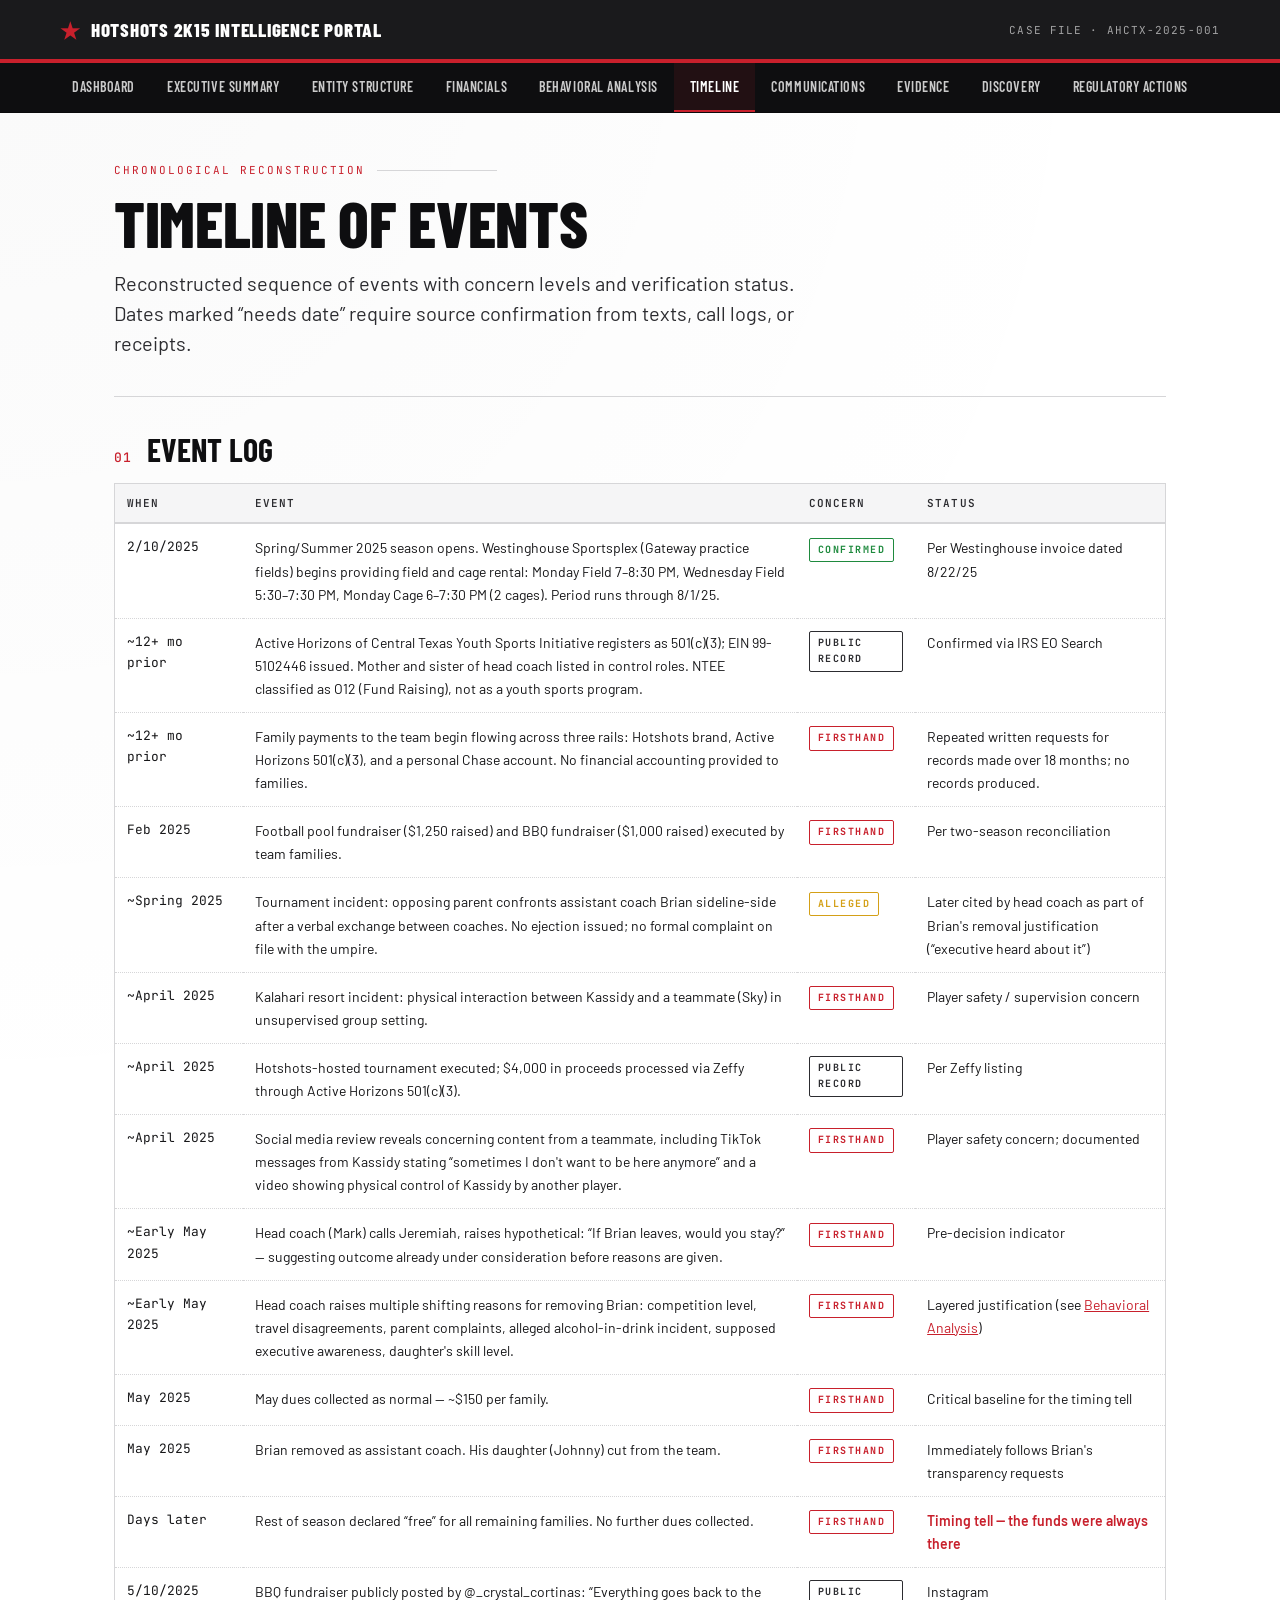
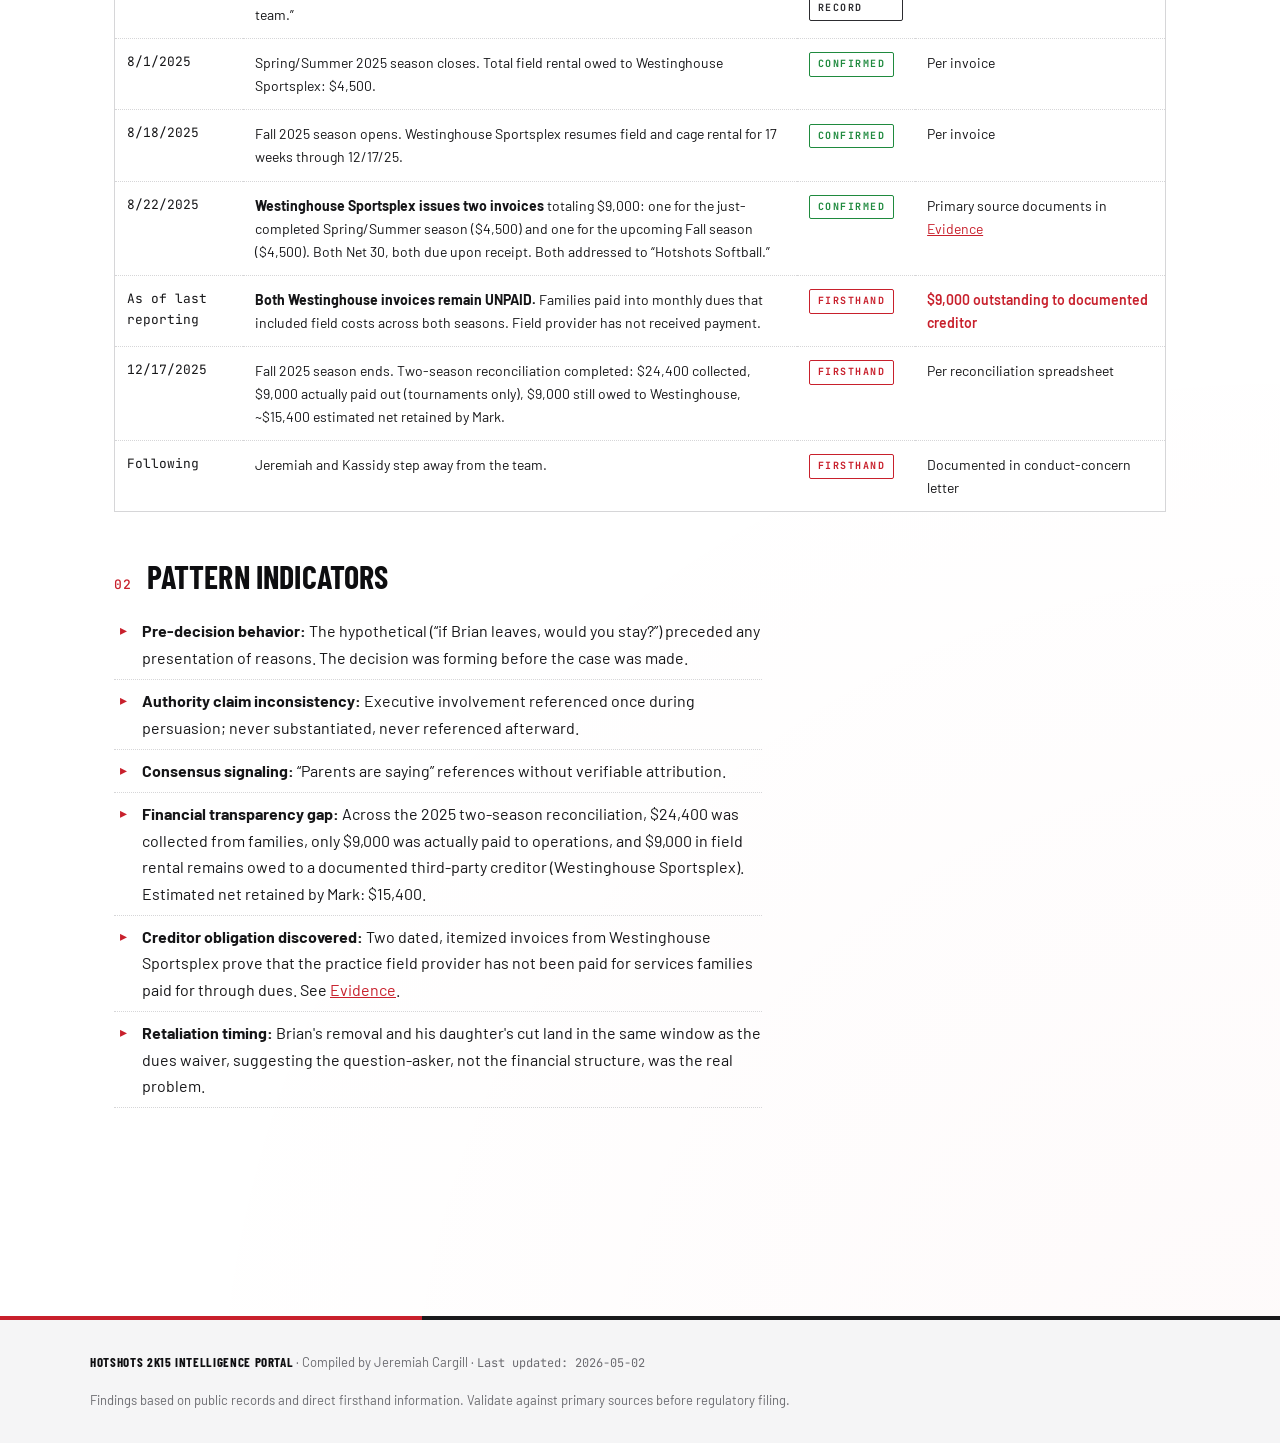
<file: timeline.html>
<!doctype html>
<html lang="en">
<head>
<!-- Google tag (gtag.js) -->
<script async src="https://www.googletagmanager.com/gtag/js?id=G-R38X21D2PP"></script>
<script>
  window.dataLayer = window.dataLayer || [];
  function gtag(){dataLayer.push(arguments);}
  gtag('js', new Date());
  gtag('config', 'G-R38X21D2PP');
</script>
<meta charset="utf-8">
<meta name="viewport" content="width=device-width, initial-scale=1">
<meta name="robots" content="noindex">
<title>Timeline — Hotshots 2K15 Intelligence Portal</title>
<link rel="stylesheet" href="assets/styles.css">
</head>
<body>

<header class="dossier-header">
  <div class="dossier-header__inner">
    <a href="index.html" class="dossier-header__brand"><span>Hotshots 2K15 Intelligence Portal</span></a>
    <span class="dossier-header__case">Case File &middot; AHCTX&#8209;2025&#8209;001</span>
  </div>
</header>
<nav class="primary"><ul><li><a href="index.html">Dashboard</a></li><li><a href="executive-summary.html">Executive Summary</a></li><li><a href="entity-structure.html">Entity Structure</a></li><li><a href="financials.html">Financials</a></li><li><a href="behavioral-analysis.html">Behavioral Analysis</a></li><li><a href="timeline.html" class="active">Timeline</a></li><li><a href="communications.html">Communications</a></li><li><a href="evidence.html">Evidence</a></li><li><a href="discovery.html">Discovery</a></li><li><a href="regulatory-actions.html">Regulatory Actions</a></li></ul></nav>

<main class="dossier">
  <div class="page-head">
    <div class="page-head__kicker">Chronological Reconstruction</div>
    <h1>Timeline of Events</h1>
    <p class="page-head__lede">Reconstructed sequence of events with concern levels and verification status. Dates marked &ldquo;needs date&rdquo; require source confirmation from texts, call logs, or receipts.</p>
  </div>
  
    <section class="block">
      <h2 class="section-title" data-num="01">Event Log</h2>
      <table class="ledger">
        <thead>
          <tr><th>When</th><th>Event</th><th>Concern</th><th>Status</th></tr>
        </thead>
        <tbody>
          <tr>
            <td class="mono">2/10/2025</td>
            <td>Spring/Summer 2025 season opens. Westinghouse Sportsplex (Gateway practice fields) begins providing field and cage rental: Monday Field 7&ndash;8:30 PM, Wednesday Field 5:30&ndash;7:30 PM, Monday Cage 6&ndash;7:30 PM (2 cages). Period runs through 8/1/25.</td>
            <td><span class="stamp stamp--confirmed">Confirmed</span></td>
            <td>Per Westinghouse invoice dated 8/22/25</td>
          </tr>
          <tr>
            <td class="mono">~12+ mo prior</td>
            <td>Active Horizons of Central Texas Youth Sports Initiative registers as 501(c)(3); EIN 99-5102446 issued. Mother and sister of head coach listed in control roles. NTEE classified as O12 (Fund Raising), not as a youth sports program.</td>
            <td><span class="stamp stamp--public">Public Record</span></td>
            <td>Confirmed via IRS EO Search</td>
          </tr>
          <tr>
            <td class="mono">~12+ mo prior</td>
            <td>Family payments to the team begin flowing across three rails: Hotshots brand, Active Horizons 501(c)(3), and a personal Chase account. No financial accounting provided to families.</td>
            <td><span class="stamp stamp--firsthand">Firsthand</span></td>
            <td>Repeated written requests for records made over 18 months; no records produced.</td>
          </tr>
          <tr>
            <td class="mono">Feb 2025</td>
            <td>Football pool fundraiser ($1,250 raised) and BBQ fundraiser ($1,000 raised) executed by team families.</td>
            <td><span class="stamp stamp--firsthand">Firsthand</span></td>
            <td>Per two-season reconciliation</td>
          </tr>
          <tr>
            <td class="mono">~Spring 2025</td>
            <td>Tournament incident: opposing parent confronts assistant coach Brian sideline-side after a verbal exchange between coaches. No ejection issued; no formal complaint on file with the umpire.</td>
            <td><span class="stamp stamp--alleged">Alleged</span></td>
            <td>Later cited by head coach as part of Brian's removal justification (&ldquo;executive heard about it&rdquo;)</td>
          </tr>
          <tr>
            <td class="mono">~April 2025</td>
            <td>Kalahari resort incident: physical interaction between Kassidy and a teammate (Sky) in unsupervised group setting.</td>
            <td><span class="stamp stamp--firsthand">Firsthand</span></td>
            <td>Player safety / supervision concern</td>
          </tr>
          <tr>
            <td class="mono">~April 2025</td>
            <td>Hotshots-hosted tournament executed; $4,000 in proceeds processed via Zeffy through Active Horizons 501(c)(3).</td>
            <td><span class="stamp stamp--public">Public Record</span></td>
            <td>Per Zeffy listing</td>
          </tr>
          <tr>
            <td class="mono">~April 2025</td>
            <td>Social media review reveals concerning content from a teammate, including TikTok messages from Kassidy stating &ldquo;sometimes I don't want to be here anymore&rdquo; and a video showing physical control of Kassidy by another player.</td>
            <td><span class="stamp stamp--firsthand">Firsthand</span></td>
            <td>Player safety concern; documented</td>
          </tr>
          <tr>
            <td class="mono">~Early May 2025</td>
            <td>Head coach (Mark) calls Jeremiah, raises hypothetical: &ldquo;If Brian leaves, would you stay?&rdquo; &mdash; suggesting outcome already under consideration before reasons are given.</td>
            <td><span class="stamp stamp--firsthand">Firsthand</span></td>
            <td>Pre-decision indicator</td>
          </tr>
          <tr>
            <td class="mono">~Early May 2025</td>
            <td>Head coach raises multiple shifting reasons for removing Brian: competition level, travel disagreements, parent complaints, alleged alcohol-in-drink incident, supposed executive awareness, daughter's skill level.</td>
            <td><span class="stamp stamp--firsthand">Firsthand</span></td>
            <td>Layered justification (see <a href="behavioral-analysis.html">Behavioral Analysis</a>)</td>
          </tr>
          <tr>
            <td class="mono">May 2025</td>
            <td>May dues collected as normal &mdash; ~$150 per family.</td>
            <td><span class="stamp stamp--firsthand">Firsthand</span></td>
            <td>Critical baseline for the timing tell</td>
          </tr>
          <tr>
            <td class="mono">May 2025</td>
            <td>Brian removed as assistant coach. His daughter (Johnny) cut from the team.</td>
            <td><span class="stamp stamp--firsthand">Firsthand</span></td>
            <td>Immediately follows Brian's transparency requests</td>
          </tr>
          <tr>
            <td class="mono">Days later</td>
            <td>Rest of season declared &ldquo;free&rdquo; for all remaining families. No further dues collected.</td>
            <td><span class="stamp stamp--firsthand">Firsthand</span></td>
            <td><span class="alarm">Timing tell &mdash; the funds were always there</span></td>
          </tr>
          <tr>
            <td class="mono">5/10/2025</td>
            <td>BBQ fundraiser publicly posted by @_crystal_cortinas: &ldquo;Everything goes back to the team.&rdquo;</td>
            <td><span class="stamp stamp--public">Public Record</span></td>
            <td>Instagram</td>
          </tr>
          <tr>
            <td class="mono">8/1/2025</td>
            <td>Spring/Summer 2025 season closes. Total field rental owed to Westinghouse Sportsplex: $4,500.</td>
            <td><span class="stamp stamp--confirmed">Confirmed</span></td>
            <td>Per invoice</td>
          </tr>
          <tr>
            <td class="mono">8/18/2025</td>
            <td>Fall 2025 season opens. Westinghouse Sportsplex resumes field and cage rental for 17 weeks through 12/17/25.</td>
            <td><span class="stamp stamp--confirmed">Confirmed</span></td>
            <td>Per invoice</td>
          </tr>
          <tr>
            <td class="mono">8/22/2025</td>
            <td><strong>Westinghouse Sportsplex issues two invoices</strong> totaling $9,000: one for the just-completed Spring/Summer season ($4,500) and one for the upcoming Fall season ($4,500). Both Net 30, both due upon receipt. Both addressed to &ldquo;Hotshots Softball.&rdquo;</td>
            <td><span class="stamp stamp--confirmed">Confirmed</span></td>
            <td>Primary source documents in <a href="evidence.html">Evidence</a></td>
          </tr>
          <tr>
            <td class="mono">As of last reporting</td>
            <td><strong>Both Westinghouse invoices remain UNPAID.</strong> Families paid into monthly dues that included field costs across both seasons. Field provider has not received payment.</td>
            <td><span class="stamp stamp--firsthand">Firsthand</span></td>
            <td><span class="alarm">$9,000 outstanding to documented creditor</span></td>
          </tr>
          <tr>
            <td class="mono">12/17/2025</td>
            <td>Fall 2025 season ends. Two-season reconciliation completed: $24,400 collected, $9,000 actually paid out (tournaments only), $9,000 still owed to Westinghouse, ~$15,400 estimated net retained by Mark.</td>
            <td><span class="stamp stamp--firsthand">Firsthand</span></td>
            <td>Per reconciliation spreadsheet</td>
          </tr>
          <tr>
            <td class="mono">Following</td>
            <td>Jeremiah and Kassidy step away from the team.</td>
            <td><span class="stamp stamp--firsthand">Firsthand</span></td>
            <td>Documented in conduct-concern letter</td>
          </tr>
        </tbody>
      </table>
    </section>

    <section class="block">
      <h2 class="section-title" data-num="02">Pattern Indicators</h2>
      <ul class="findings">
        <li><strong>Pre-decision behavior:</strong> The hypothetical (&ldquo;if Brian leaves, would you stay?&rdquo;) preceded any presentation of reasons. The decision was forming before the case was made.</li>
        <li><strong>Authority claim inconsistency:</strong> Executive involvement referenced once during persuasion; never substantiated, never referenced afterward.</li>
        <li><strong>Consensus signaling:</strong> &ldquo;Parents are saying&rdquo; references without verifiable attribution.</li>
        <li><strong>Financial transparency gap:</strong> Across the 2025 two-season reconciliation, $24,400 was collected from families, only $9,000 was actually paid to operations, and $9,000 in field rental remains owed to a documented third-party creditor (Westinghouse Sportsplex). Estimated net retained by Mark: $15,400.</li>
        <li><strong>Creditor obligation discovered:</strong> Two dated, itemized invoices from Westinghouse Sportsplex prove that the practice field provider has not been paid for services families paid for through dues. See <a href="evidence.html">Evidence</a>.</li>
        <li><strong>Retaliation timing:</strong> Brian's removal and his daughter's cut land in the same window as the dues waiver, suggesting the question-asker, not the financial structure, was the real problem.</li>
      </ul>
    </section>
  
</main>

<footer class="dossier-foot">
  <div class="dossier-foot__inner">
    <div>
      <strong>Hotshots 2K15 Intelligence Portal</strong> &middot;
      Compiled by Jeremiah Cargill &middot;
      <span class="mono">Last updated: 2026-05-02</span>
    </div>
    <div>
      Findings based on public records and direct firsthand information.
      Validate against primary sources before regulatory filing.
    </div>
  </div>
</footer>

<script>
(function(){
  var n=document.querySelector('nav.primary');
  var ul=n&&n.querySelector('ul');
  if(!n||!ul)return;
  function chk(){var s=ul.scrollLeft+ul.clientWidth<ul.scrollWidth-2;n.classList.toggle('is-scrollable',s);}
  chk();ul.addEventListener('scroll',chk);window.addEventListener('resize',chk);
  // Auto-scroll active item into view
  var a=ul.querySelector('a.active');if(a){a.scrollIntoView({inline:'center',block:'nearest'});}
})();
</script>
</body>
</html>
</file>
<file: assets/styles.css>
/* ============================================
   HOTSHOTS 2K15 INTELLIGENCE PORTAL
   Shared design system — Hotshots Fastpitch brand
   Red / White / Dark Grey / Black
   ============================================ */

@import url('https://fonts.googleapis.com/css2?family=Barlow+Condensed:wght@400;500;600;700;800;900&family=Barlow:ital,wght@0,400;0,500;0,600;0,700;1,400&family=JetBrains+Mono:wght@400;500;700&display=swap');

:root {
  --paper:     #ffffff;
  --paper-2:   #f5f5f6;
  --paper-3:   #e8e8ea;
  --rule:      #d6d6d8;
  --rule-2:    #b5b5b8;

  --ink:       #161618;   /* near-black text */
  --ink-2:     #2c2c30;
  --ink-3:     #6b6b70;

  --carbon:    #1a1a1c;   /* primary structural color (was navy) */
  --carbon-deep: #0e0e10; /* header / nav background */
  --carbon-soft: #3a3a3e;

  --red:       #c8202c;   /* Hotshots crimson */
  --red-soft:  #d63848;
  --red-deep:  #a01820;
  --red-bg:    rgba(200,32,44,0.07);

  /* Semantic money colors */
  --money-in:    #1f8a3e;   /* green — collected by Mark (dues, fundraisers, nonprofit) */
  --money-in-bg: rgba(31,138,62,0.08);
  --money-out:   #c8202c;   /* red — legitimate team operational expenses */
  --money-out-bg: rgba(200,32,44,0.07);
  --money-gap:   #d4a017;   /* amber — unaccounted balance gap */
  --money-gap-bg: rgba(212,160,23,0.10);

  --confirmed: #1f8a3e;
  --warning:   #d4a017;

  /* Aliases retained for backward-compat */
  --navy:       var(--carbon);
  --navy-deep:  var(--carbon-deep);
  --navy-soft:  var(--carbon-soft);
  --oxblood:      var(--red);
  --oxblood-soft: var(--red-soft);

  --shadow: 0 1px 0 rgba(22,22,24,.04), 0 4px 16px rgba(22,22,24,.10);

  --serif: 'Barlow Condensed', 'Arial Narrow', sans-serif;
  --sans:  'Barlow', system-ui, -apple-system, sans-serif;
  --mono:  'JetBrains Mono', 'Menlo', monospace;
}

* { box-sizing: border-box; margin: 0; padding: 0; }

html { scroll-behavior: smooth; }

body {
  background: var(--paper);
  color: var(--ink);
  font-family: var(--sans);
  font-size: 16px;
  line-height: 1.65;
  font-weight: 400;
  -webkit-font-smoothing: antialiased;
  background-image:
    radial-gradient(circle at 0% 0%, rgba(22,22,24,.025) 0%, transparent 35%),
    radial-gradient(circle at 100% 100%, rgba(200,32,44,.025) 0%, transparent 35%);
  min-height: 100vh;
}

/* ===== Header / Nav ===== */
.dossier-header {
  background: var(--navy);
  color: #fff;
  border-bottom: 4px solid var(--red);
  position: sticky;
  top: 0;
  z-index: 100;
}
.dossier-header__inner {
  max-width: 1200px;
  margin: 0 auto;
  padding: 14px 20px;
  display: flex;
  align-items: center;
  justify-content: space-between;
  gap: 12px;
}
.dossier-header__brand {
  font-family: var(--serif);
  font-weight: 800;
  font-size: 19px;
  letter-spacing: 0.04em;
  text-transform: uppercase;
  text-decoration: none;
  color: #fff;
  display: flex;
  align-items: center;
  gap: 10px;
  min-width: 0;
}
.dossier-header__brand::before {
  content: "★";
  color: var(--red);
  font-size: 22px;
  line-height: 1;
  flex-shrink: 0;
}
.dossier-header__brand span {
  overflow: hidden;
  text-overflow: ellipsis;
  white-space: nowrap;
}
.dossier-header__case {
  font-family: var(--mono);
  font-size: 11px;
  letter-spacing: 0.1em;
  text-transform: uppercase;
  color: rgba(255,255,255,.6);
  flex-shrink: 0;
}
@media (max-width: 540px) {
  .dossier-header__case { display: none; }
  .dossier-header__brand { font-size: 16px; letter-spacing: 0.03em; }
}

nav.primary {
  background: var(--navy-deep);
  border-bottom: 1px solid rgba(0,0,0,.3);
  position: relative;
}
/* Right-edge fade indicator showing scroll affordance */
nav.primary::after {
  content: "";
  position: absolute;
  top: 0; right: 0; bottom: 0;
  width: 32px;
  background: linear-gradient(to right, transparent, var(--navy-deep));
  pointer-events: none;
  opacity: 0;
  transition: opacity .2s ease;
}
nav.primary.is-scrollable::after { opacity: 1; }
nav.primary ul {
  max-width: 1200px;
  margin: 0 auto;
  padding: 0 16px;
  display: flex;
  list-style: none;
  gap: 0;
  overflow-x: auto;
  scrollbar-width: none;
  -ms-overflow-style: none;
  scroll-snap-type: x proximity;
  white-space: nowrap;
}
nav.primary ul::-webkit-scrollbar { display: none; }
nav.primary li { flex: 0 0 auto; scroll-snap-align: start; }
nav.primary a {
  display: inline-block;
  padding: 12px 16px;
  color: rgba(255,255,255,.78);
  text-decoration: none;
  font-family: var(--serif);
  font-size: 14px;
  font-weight: 600;
  letter-spacing: 0.04em;
  text-transform: uppercase;
  border-bottom: 2px solid transparent;
  transition: all .15s ease;
  white-space: nowrap;
}
nav.primary a:hover { color: #fff; background: rgba(255,255,255,.05); }
nav.primary a.active {
  color: #fff;
  border-bottom-color: var(--red);
  background: rgba(204,34,51,.10);
}

/* ===== Layout ===== */
.dossier {
  max-width: 1100px;
  margin: 0 auto;
  padding: 48px 24px 96px;
}
.dossier--wide { max-width: 1200px; }

.page-head {
  margin-bottom: 36px;
  padding-bottom: 24px;
  border-bottom: 1px solid var(--rule);
}
.page-head__kicker {
  font-family: var(--mono);
  font-size: 11px;
  letter-spacing: 0.18em;
  text-transform: uppercase;
  color: var(--red);
  margin-bottom: 12px;
  display: flex;
  align-items: center;
  gap: 12px;
}
.page-head__kicker::after {
  content: "";
  flex: 1;
  height: 1px;
  background: var(--rule);
  max-width: 120px;
}
.page-head h1 {
  font-family: var(--serif);
  font-weight: 800;
  font-size: clamp(38px, 6vw, 64px);
  line-height: 0.98;
  letter-spacing: -0.005em;
  text-transform: uppercase;
  margin-bottom: 14px;
  color: var(--navy-deep);
}
.page-head__lede {
  font-family: var(--sans);
  font-weight: 400;
  font-size: clamp(17px, 2vw, 20px);
  line-height: 1.5;
  color: var(--ink-2);
  max-width: 64ch;
}

/* ===== Sections ===== */
section.block {
  margin-bottom: 48px;
}
h2.section-title {
  font-family: var(--serif);
  font-weight: 700;
  font-size: 32px;
  letter-spacing: 0.005em;
  text-transform: uppercase;
  color: var(--navy-deep);
  margin-bottom: 18px;
  display: flex;
  align-items: baseline;
  gap: 14px;
  line-height: 1;
}
h2.section-title::before {
  content: attr(data-num);
  font-family: var(--mono);
  font-size: 13px;
  font-weight: 500;
  color: var(--red);
  letter-spacing: 0.1em;
  text-transform: none;
}
h3.subsection-title {
  font-family: var(--serif);
  font-weight: 700;
  font-size: 17px;
  letter-spacing: 0.04em;
  text-transform: uppercase;
  color: var(--navy);
  margin: 28px 0 12px;
  padding-bottom: 8px;
  border-bottom: 2px solid var(--rule);
}

p { margin-bottom: 14px; max-width: 72ch; }
p strong { color: var(--ink); font-weight: 700; }
a { color: var(--red); }
a:hover { color: var(--navy); }

ul.findings, ol.findings {
  margin: 12px 0 16px;
  padding-left: 0;
  list-style: none;
}
ul.findings li, ol.findings li {
  position: relative;
  padding: 8px 0 8px 28px;
  border-bottom: 1px dotted var(--rule);
  max-width: 72ch;
}
ul.findings li::before {
  content: "▸";
  position: absolute;
  left: 6px;
  top: 8px;
  color: var(--red);
  font-size: 14px;
}
ol.findings { counter-reset: f; }
ol.findings li { padding-left: 36px; counter-increment: f; }
ol.findings li::before {
  content: counter(f, decimal-leading-zero);
  position: absolute;
  left: 0;
  top: 8px;
  font-family: var(--mono);
  font-size: 12px;
  font-weight: 700;
  color: #fff;
  background: var(--red);
  padding: 2px 6px;
  border-radius: 2px;
}

/* ===== Stat strip ===== */
.stat-strip {
  display: grid;
  grid-template-columns: repeat(auto-fit, minmax(180px, 1fr));
  gap: 1px;
  background: var(--rule);
  border: 1px solid var(--rule);
  margin: 24px 0;
}
.stat {
  background: var(--paper);
  padding: 22px 20px;
  border-top: 3px solid var(--navy);
}
.stat__label {
  font-family: var(--mono);
  font-size: 10px;
  letter-spacing: 0.15em;
  text-transform: uppercase;
  color: var(--ink-3);
  margin-bottom: 8px;
}
.stat__value {
  font-family: var(--serif);
  font-weight: 800;
  font-size: 38px;
  line-height: 1;
  color: var(--navy-deep);
  letter-spacing: -0.005em;
}
.stat__value--alarm { color: var(--red); }
.stat__sub {
  margin-top: 8px;
  font-size: 12px;
  color: var(--ink-3);
}

/* ===== Cards ===== */
.card-grid {
  display: grid;
  grid-template-columns: repeat(auto-fit, minmax(280px, 1fr));
  gap: 16px;
  margin: 24px 0;
}
.card {
  background: var(--paper);
  border: 1px solid var(--rule);
  border-top: 3px solid var(--navy);
  padding: 22px 20px 20px;
  position: relative;
  transition: all .2s ease;
}
.card:hover {
  border-color: var(--rule-2);
  border-top-color: var(--red);
  box-shadow: var(--shadow);
  transform: translateY(-2px);
}
.card__num {
  position: absolute;
  top: 14px;
  right: 16px;
  font-family: var(--mono);
  font-size: 11px;
  color: var(--ink-3);
  letter-spacing: 0.1em;
}
.card__title {
  font-family: var(--serif);
  font-weight: 700;
  font-size: 22px;
  line-height: 1.15;
  letter-spacing: 0.01em;
  text-transform: uppercase;
  color: var(--navy-deep);
  margin-bottom: 10px;
  padding-right: 40px;
}
.card__body {
  font-size: 14px;
  line-height: 1.55;
  color: var(--ink-2);
}
.card__foot {
  margin-top: 14px;
  padding-top: 12px;
  border-top: 1px dotted var(--rule);
  display: flex;
  align-items: center;
  gap: 10px;
  font-family: var(--mono);
  font-size: 11px;
  letter-spacing: 0.05em;
  color: var(--ink-3);
}
.card a {
  color: var(--red);
  text-decoration: none;
  font-weight: 700;
  font-family: var(--serif);
  letter-spacing: 0.05em;
  text-transform: uppercase;
  font-size: 12px;
}
.card a:hover { text-decoration: underline; }

/* ===== Stamps / badges ===== */
.stamp {
  display: inline-block;
  font-family: var(--mono);
  font-size: 10px;
  font-weight: 700;
  letter-spacing: 0.15em;
  text-transform: uppercase;
  padding: 3px 8px;
  border: 1.5px solid currentColor;
  border-radius: 2px;
  vertical-align: middle;
}
.stamp--confirmed { color: var(--confirmed); }
.stamp--public    { color: var(--ink-2); }
.stamp--firsthand { color: var(--oxblood); }
.stamp--alleged   { color: var(--warning); }
.stamp--pending   { color: var(--ink-3); }

/* ===== Tables / ledgers ===== */
.ledger {
  width: 100%;
  border-collapse: collapse;
  font-size: 14px;
  margin: 16px 0;
  background: var(--paper);
  border: 1px solid var(--rule);
}
.ledger thead th {
  background: var(--paper-2);
  text-align: left;
  padding: 10px 12px;
  font-family: var(--mono);
  font-size: 11px;
  letter-spacing: 0.1em;
  text-transform: uppercase;
  color: var(--ink-2);
  border-bottom: 2px solid var(--rule);
  font-weight: 600;
  white-space: nowrap;
}
.ledger td {
  padding: 12px;
  border-bottom: 1px dotted var(--rule);
  vertical-align: top;
}
.ledger tbody tr:hover { background: rgba(204,34,51,.04); }
.ledger td.num {
  font-family: var(--mono);
  text-align: right;
  font-variant-numeric: tabular-nums;
  white-space: nowrap;
}
.ledger tfoot td {
  font-weight: 700;
  background: var(--paper-2);
  border-top: 2px solid var(--ink);
}
/* Mobile: tables get a horizontal scroll container with right-edge fade */
@media (max-width: 720px) {
  .ledger {
    display: block;
    overflow-x: auto;
    -webkit-overflow-scrolling: touch;
    position: relative;
    background-image:
      linear-gradient(to right, var(--paper) 30%, rgba(255,255,255,0)),
      linear-gradient(to right, rgba(255,255,255,0), var(--paper) 70%) 100% 0,
      radial-gradient(farthest-side at 0 50%, rgba(15,31,61,.12), transparent),
      radial-gradient(farthest-side at 100% 50%, rgba(15,31,61,.12), transparent) 100% 0;
    background-repeat: no-repeat;
    background-color: var(--paper);
    background-size: 40px 100%, 40px 100%, 14px 100%, 14px 100%;
    background-attachment: local, local, scroll, scroll;
    font-size: 13px;
  }
  .ledger thead th, .ledger td { padding: 10px; }
}

/* ===== Pull quotes / callouts ===== */
.pull {
  border-left: 4px solid var(--red);
  padding: 14px 0 14px 24px;
  margin: 26px 0;
  font-family: var(--serif);
  font-weight: 600;
  font-size: 22px;
  line-height: 1.25;
  letter-spacing: 0.005em;
  text-transform: uppercase;
  color: var(--navy-deep);
  max-width: 60ch;
}

.callout {
  background: var(--paper-2);
  border: 1px solid var(--rule);
  border-left: 4px solid var(--navy);
  padding: 18px 22px;
  margin: 22px 0;
}
.callout--alarm { border-left-color: var(--red); background: var(--red-bg); }
.callout--ok    { border-left-color: var(--confirmed); }
.callout__head {
  font-family: var(--mono);
  font-size: 11px;
  letter-spacing: 0.15em;
  text-transform: uppercase;
  color: var(--ink-3);
  margin-bottom: 6px;
}
.callout__body { font-size: 15px; line-height: 1.55; }

/* ===== Definition rows ===== */
.def {
  display: grid;
  grid-template-columns: 200px 1fr;
  gap: 16px;
  padding: 10px 0;
  border-bottom: 1px dotted var(--rule);
}
.def dt {
  font-family: var(--mono);
  font-size: 11px;
  letter-spacing: 0.1em;
  text-transform: uppercase;
  color: var(--ink-3);
  padding-top: 2px;
}
.def dd { font-size: 15px; }
@media (max-width: 600px) {
  .def { grid-template-columns: 1fr; gap: 4px; }
}

/* ===== Diagram ===== */
.flow {
  display: grid;
  grid-template-columns: 1fr;
  gap: 14px;
  margin: 22px 0;
  padding: 22px;
  background: var(--paper-2);
  border: 1px solid var(--rule);
}
.flow__row {
  display: flex;
  align-items: center;
  gap: 14px;
  flex-wrap: wrap;
}
.flow__node {
  flex: 1;
  min-width: 180px;
  background: var(--paper);
  border: 2px solid var(--navy);
  padding: 14px 16px;
  font-size: 14px;
}
.flow__node--alarm { border-color: var(--red); background: #fef5f6; }
.flow__node strong {
  display: block;
  font-family: var(--serif);
  font-size: 17px;
  font-weight: 700;
  text-transform: uppercase;
  letter-spacing: 0.01em;
  color: var(--navy-deep);
  margin-bottom: 4px;
}
.flow__node small { color: var(--ink-3); font-family: var(--mono); font-size: 11px; }
.flow__arrow { font-family: var(--mono); color: var(--red); font-size: 20px; font-weight: 700; }

/* ===== Footer ===== */
.dossier-foot {
  border-top: 4px solid var(--navy);
  margin-top: 64px;
  padding: 32px 24px;
  background: var(--paper-2);
  font-size: 13px;
  color: var(--ink-3);
  position: relative;
}
.dossier-foot::before {
  content: "";
  position: absolute;
  top: -4px; left: 0;
  width: 33%;
  height: 4px;
  background: var(--red);
}
.dossier-foot__inner {
  max-width: 1100px;
  margin: 0 auto;
  display: flex;
  justify-content: space-between;
  flex-wrap: wrap;
  gap: 16px;
}
.dossier-foot__inner strong { color: var(--navy-deep); font-family: var(--serif); text-transform: uppercase; letter-spacing: 0.05em; font-weight: 700; }
.dossier-foot a { color: var(--red); text-decoration: none; font-weight: 600; }
.dossier-foot a:hover { text-decoration: underline; }

/* ===== Utility ===== */
.mono { font-family: var(--mono); font-size: 0.92em; }
.muted { color: var(--ink-3); }
.alarm { color: var(--red); font-weight: 600; }
.center { text-align: center; }

/* ===== Semantic money colors ===== */
/* GREEN with + : Money collected by Mark (dues, nonprofit, fundraisers) */
.money--in {
  color: var(--money-in) !important;
  font-variant-numeric: tabular-nums;
}
.money--in::before {
  content: "+";
  display: inline;
  margin-right: 0.05em;
  font-weight: 800;
}
/* RED : Legitimate team operational expenses */
.money--out {
  color: var(--money-out) !important;
  font-variant-numeric: tabular-nums;
}
.money--out::before {
  content: "−";  /* true minus sign U+2212 */
  display: inline;
  margin-right: 0.05em;
  font-weight: 800;
}
/* AMBER : Unaccounted balance gap */
.money--gap {
  color: var(--money-gap) !important;
  font-variant-numeric: tabular-nums;
}
/* Subtle tinted backgrounds for stat cells when used inside .stat */
.stat--in    { border-top-color: var(--money-in) !important; }
.stat--out   { border-top-color: var(--money-out) !important; }
.stat--gap   { border-top-color: var(--money-gap) !important; }
/* Small inline legend chips */
.legend-chip {
  display: inline-flex;
  align-items: center;
  gap: 6px;
  font-family: var(--mono);
  font-size: 11px;
  letter-spacing: 0.05em;
  text-transform: uppercase;
  padding: 4px 8px;
  border: 1px solid var(--rule);
  border-radius: 2px;
  background: var(--paper);
  margin: 4px 6px 4px 0;
  color: var(--ink-2);
}
.legend-chip__swatch {
  width: 10px; height: 10px;
  border-radius: 50%;
  display: inline-block;
}
.legend-chip__swatch--in  { background: var(--money-in); }
.legend-chip__swatch--out { background: var(--money-out); }
.legend-chip__swatch--gap { background: var(--money-gap); }

hr.archive {
  border: none;
  height: 1px;
  background: var(--rule);
  position: relative;
  margin: 36px 0;
  overflow: visible;
}
hr.archive::after {
  content: "★";
  position: absolute;
  top: -11px;
  left: 50%;
  transform: translateX(-50%);
  background: var(--paper);
  padding: 0 14px;
  color: var(--red);
  font-size: 16px;
}

/* ===== Evidence images / primary source displays ===== */
.evidence-doc {
  background: var(--paper);
  border: 1px solid var(--rule);
  border-top: 3px solid var(--red);
  margin: 22px 0 32px;
  overflow: hidden;
}
.evidence-doc__head {
  padding: 16px 20px;
  border-bottom: 1px solid var(--rule);
  background: var(--paper-2);
}
.evidence-doc__title {
  font-family: var(--serif);
  font-weight: 700;
  font-size: 18px;
  text-transform: uppercase;
  letter-spacing: 0.02em;
  color: var(--ink);
  margin-bottom: 4px;
}
.evidence-doc__meta {
  font-family: var(--mono);
  font-size: 11px;
  letter-spacing: 0.08em;
  text-transform: uppercase;
  color: var(--ink-3);
  display: flex;
  gap: 14px;
  flex-wrap: wrap;
  margin-top: 6px;
}
.evidence-doc__meta span { display: inline-flex; align-items: center; gap: 6px; }
.evidence-doc__img-wrap {
  background: #f0f0f2;
  padding: 16px;
  text-align: center;
  border-bottom: 1px solid var(--rule);
}
.evidence-doc__img {
  max-width: 100%;
  height: auto;
  border: 1px solid var(--rule-2);
  box-shadow: 0 2px 12px rgba(0,0,0,.10);
  background: #fff;
  display: inline-block;
}
.evidence-doc__caption {
  padding: 16px 20px;
  font-size: 14px;
  line-height: 1.55;
  color: var(--ink-2);
}
.evidence-doc__caption strong { color: var(--ink); }

/* ===== Print ===== */
@media print {
  .dossier-header, nav.primary, .dossier-foot { display: none; }
  body { background: white; }
  .dossier { padding: 0; }
  .card { break-inside: avoid; }
}

/* ===== Mobile ===== */
@media (max-width: 720px) {
  .dossier { padding: 28px 16px 64px; }
  nav.primary a { padding: 11px 14px; font-size: 13px; }
  h2.section-title { font-size: 22px; }
  h2.section-title::before { font-size: 11px; }
  .stat__value { font-size: 26px; }
  .stat { padding: 18px 16px; }
  .page-head h1 { font-size: 32px; }
  .page-head__lede { font-size: 16px; }
  .card { padding: 18px; }
  .card__title { font-size: 17px; }
  .pull { font-size: 17px; padding-left: 18px; }
  .flow { padding: 16px; }
  .flow__row { gap: 10px; }
  .flow__node { min-width: 100%; }
  .flow__arrow {
    transform: rotate(90deg);
    width: 100%;
    text-align: center;
  }
  .stat-strip { grid-template-columns: 1fr; }
}
@media (max-width: 420px) {
  .dossier { padding: 24px 14px 56px; }
  .page-head h1 { font-size: 28px; }
  .stat__value { font-size: 24px; }
  .card-grid { grid-template-columns: 1fr; }
}
</file>
<file: css/portal.css>
:root{--black:#070707;--ink:#101010;--charcoal:#242424;--grey:#3a3a3a;--silver:#d8d8d8;--white:#fff;--red:#d71920;--red2:#a60d13;--green:#16a34a;--expense:#ff2d2d;--yellow:#ffd400}*{box-sizing:border-box}body{margin:0;background:linear-gradient(135deg,#050505,#181818 55%,#2b2b2b);color:var(--white);font-family:Arial,Helvetica,sans-serif}.brand-strip{height:10px;background:linear-gradient(90deg,var(--red),#fff,var(--red),#111)}header{background:radial-gradient(circle at top right,rgba(215,25,32,.35),transparent 35%),linear-gradient(180deg,#151515,#050505);border-bottom:5px solid var(--red);padding:22px 18px}.hero{max-width:1180px;margin:auto;display:grid;grid-template-columns:130px 1fr;gap:20px;align-items:center;position:relative;padding-right:210px}.hero-logo{width:125px;filter:drop-shadow(0 10px 0 rgba(0,0,0,.25))}.wordmark{max-width:390px;width:100%;margin-bottom:8px}.hero-corner-photo{position:absolute;top:0;right:0;width:190px;height:150px;border:4px solid #fff;box-shadow:6px 6px 0 #000;overflow:hidden;transform:rotate(2deg);background:#111;z-index:3}.hero-corner-photo img{width:100%;height:100%;object-fit:contain;object-position:center top;background:#111}.hero-corner-photo:after{content:'FIELD MOMENT';position:absolute;bottom:0;left:0;right:0;background:rgba(0,0,0,.78);color:#fff;font-size:10px;padding:5px;text-align:center;font-weight:1000;letter-spacing:.12em}.team-tag{display:inline-block;background:var(--red);color:#fff;border:2px solid #fff;box-shadow:3px 3px 0 #000;text-transform:uppercase;font-weight:1000;letter-spacing:.14em;font-size:13px;padding:6px 10px;margin:4px 0 8px}.eyebrow{color:#ccc;text-transform:uppercase;letter-spacing:.16em;font-size:12px;font-weight:900}.title{font-size:clamp(32px,5.5vw,60px);line-height:.9;margin:0;text-transform:uppercase;font-weight:1000;letter-spacing:-2px;text-shadow:3px 3px 0 #000;animation:heroPop .7s ease both}.title span{color:var(--red);-webkit-text-stroke:1px #fff}.sub{color:#ddd;max-width:850px;font-size:15px;line-height:1.45;margin:8px 0 0}.rotating-strip{max-width:1180px;margin:14px auto 0;display:grid;grid-template-columns:repeat(5,1fr);gap:8px;overflow:hidden}.strip-frame{height:86px;border:2px solid #444;background:#111;overflow:hidden;position:relative}.strip-frame img{width:100%;height:100%;object-fit:cover;filter:saturate(1.2) contrast(1.05);animation:slowZoom 8s ease-in-out infinite alternate}.strip-frame:nth-child(2) img{animation-delay:.5s}.strip-frame:nth-child(3) img{animation-delay:1s}.strip-frame:nth-child(4) img{animation-delay:1.5s}.strip-frame:nth-child(5) img{animation-delay:2s}.nav{background:#111;border-bottom:1px solid #444;position:sticky;top:0;z-index:10}.nav-inner{max-width:1180px;margin:auto;display:flex;gap:6px;flex-wrap:wrap;padding:8px 18px}.nav a{color:#fff;text-decoration:none;text-transform:uppercase;font-weight:900;font-size:12px;letter-spacing:.08em;padding:9px 11px;border:1px solid #444;background:#1f1f1f}.nav a:hover{background:var(--red)}main{max-width:1180px;margin:auto;padding:22px 18px 72px}.grid{display:grid;grid-template-columns:repeat(12,1fr);gap:14px}.card{background:linear-gradient(180deg,#202020,#111);border:1px solid #555;border-top:4px solid var(--red);box-shadow:0 14px 32px rgba(0,0,0,.32);padding:18px}.span3{grid-column:span 3}.span4{grid-column:span 4}.span6{grid-column:span 6}.span8{grid-column:span 8}.span12{grid-column:span 12}@media(max-width:850px){.hero{grid-template-columns:1fr;padding-right:0}.hero-corner-photo{position:relative;width:100%;height:auto;min-height:0;aspect-ratio:4/3;transform:none;margin-top:12px}.hero-corner-photo img{object-fit:contain;object-position:center top}.rotating-strip{grid-template-columns:repeat(2,1fr)}}h1,h2,h3{text-transform:uppercase}h2{margin:0 0 12px;border-bottom:2px solid var(--red);padding-bottom:7px;letter-spacing:.03em}.metric{font-size:38px;font-weight:1000;letter-spacing:-1px}.money-in{color:var(--green)}.money-in:before{content:'+'}.money-out{color:var(--expense)}.money-out:before{content:'-'}.money-gap{color:var(--yellow)}.muted{color:#bbb}.pill{display:inline-block;border:1px solid #666;background:#080808;padding:5px 9px;margin:3px;text-transform:uppercase;font-size:11px;font-weight:900}.callout{background:rgba(215,25,32,.13);border-left:6px solid var(--red);padding:13px;margin:12px 0}.positive{border-top-color:var(--green)}.negative{border-top-color:var(--expense)}.gap{border-top-color:var(--yellow)}table{width:100%;border-collapse:collapse;background:#0d0d0d}th{background:#d71920;color:white;text-transform:uppercase;font-size:12px;letter-spacing:.05em}th,td{border:1px solid #444;padding:9px;text-align:left;vertical-align:top}td.amount-in{color:var(--green);font-weight:1000}td.amount-in:before{content:'+'}td.amount-out{color:var(--expense);font-weight:1000}td.amount-out:before{content:'-'}td.amount-gap{color:var(--yellow);font-weight:1000}.bar{height:16px;background:#333;border:1px solid #555;overflow:hidden}.bar span{display:block;height:100%}.gallery,.collage-grid{display:grid;grid-template-columns:repeat(auto-fit,minmax(220px,1fr));gap:12px}.gallery img,.collage-grid img{width:100%;height:220px;object-fit:cover;background:#111;border:3px solid #444}.caption{background:#111;border-left:4px solid var(--red);padding:8px;font-weight:900;text-transform:uppercase}.page-kicker{color:#fff;background:#000;border-left:6px solid var(--red);padding:10px 12px;margin:0 0 14px;text-transform:uppercase;font-weight:900;letter-spacing:.08em}.footer{color:#aaa;font-size:12px;margin-top:24px}body:before{content:'2K15-CORTINAS';position:fixed;right:-80px;bottom:35%;transform:rotate(-90deg);font-size:72px;font-weight:1000;color:rgba(255,255,255,.025);pointer-events:none;z-index:0}main,header,nav{position:relative;z-index:1}@keyframes heroPop{from{opacity:0;transform:translateY(12px) scale(.98)}to{opacity:1;transform:translateY(0) scale(1)}}@keyframes slowZoom{from{transform:scale(1)}to{transform:scale(1.08)}}
</file>
